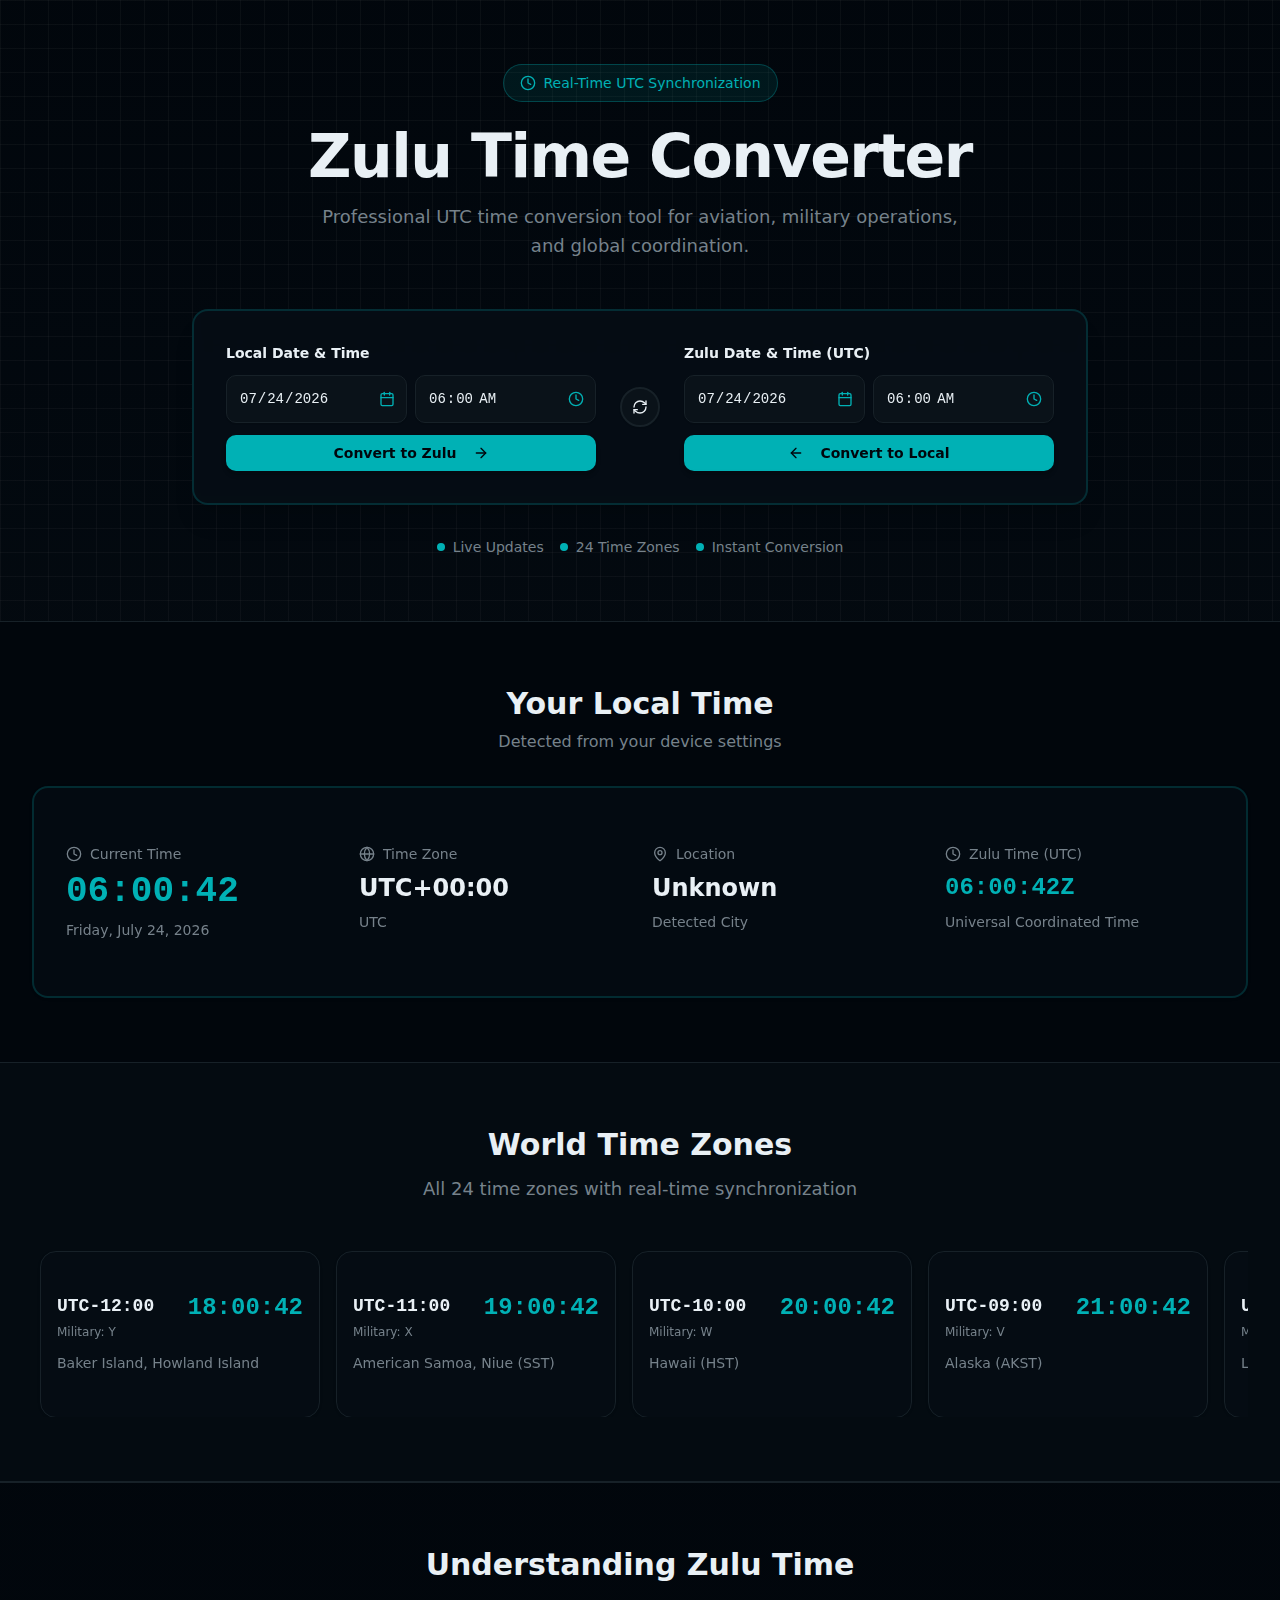
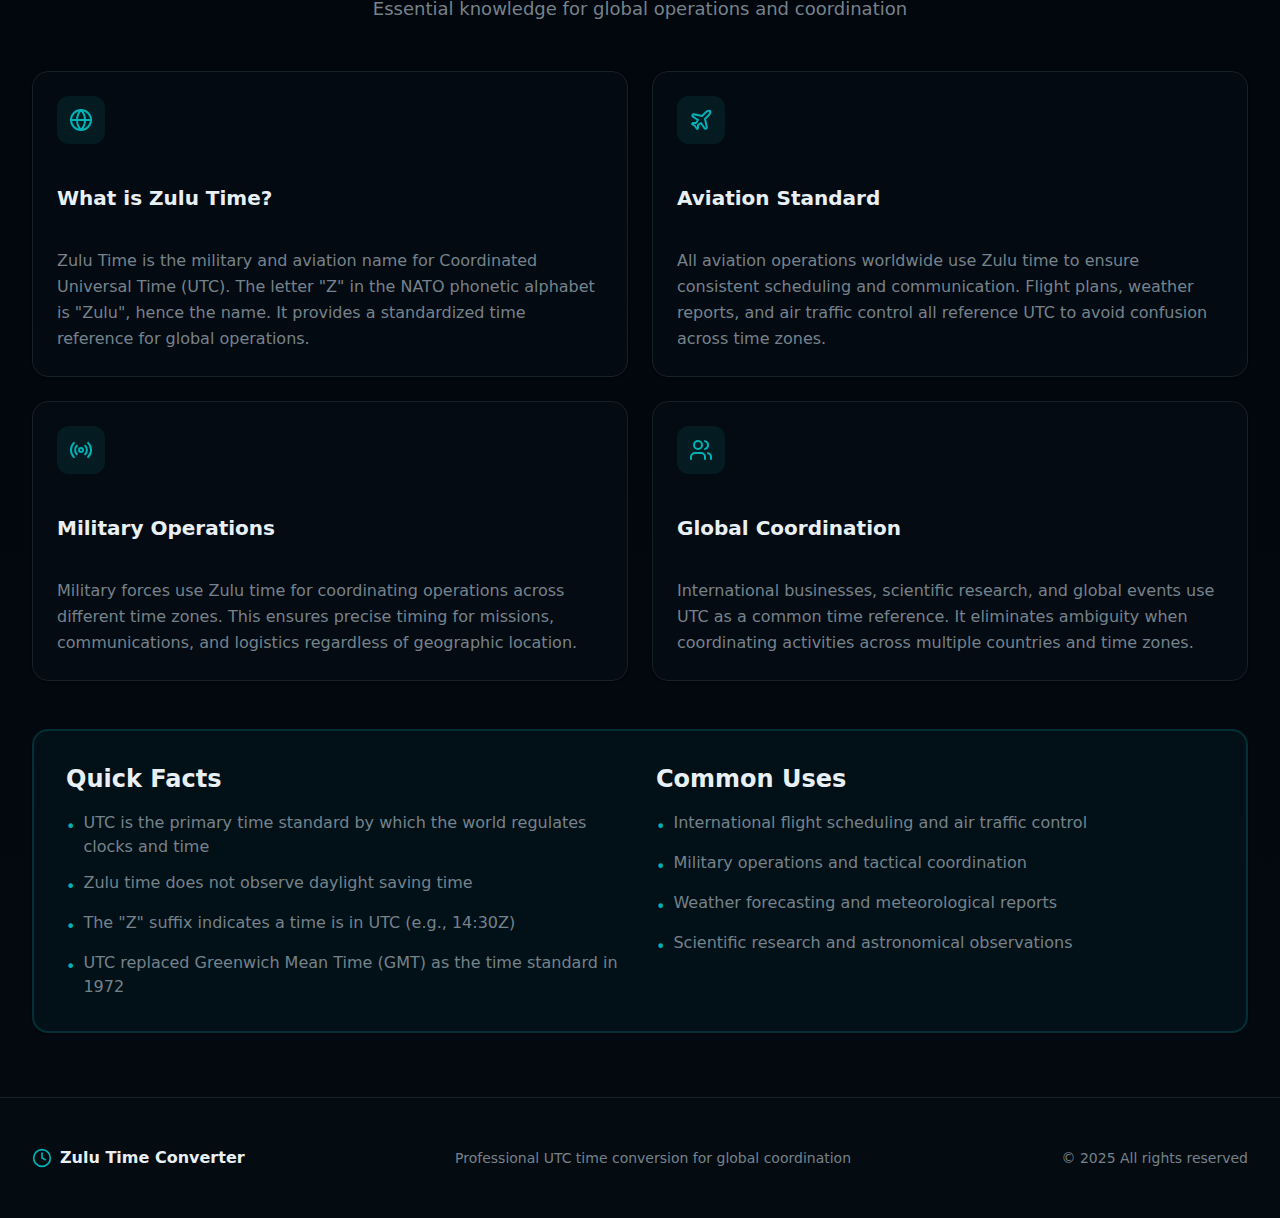
<file: index.html>
<!DOCTYPE html><!--Gjef1TV1c3dyqFs9RnMeO--><html lang="en" class="dark"><head><meta charSet="utf-8"/><meta name="viewport" content="width=device-width, initial-scale=1"/><link rel="stylesheet" href="/zulu-time-converter/_next/static/chunks/9337a35e1afc161e.css" data-precedence="next"/><link rel="preload" as="script" fetchPriority="low" href="/zulu-time-converter/_next/static/chunks/04cf1dfb82622282.js"/><script src="/zulu-time-converter/_next/static/chunks/0a53aac976306270.js" async=""></script><script src="/zulu-time-converter/_next/static/chunks/d5524fa19d9e1c71.js" async=""></script><script src="/zulu-time-converter/_next/static/chunks/turbopack-829e31ad1fafb02d.js" async=""></script><script src="/zulu-time-converter/_next/static/chunks/240461da8f3815e6.js" async=""></script><script src="/zulu-time-converter/_next/static/chunks/42879de7b8087bc9.js" async=""></script><script src="/zulu-time-converter/_next/static/chunks/5fe3e2c40330a19d.js" async=""></script><link rel="preload" href="https://www.googletagmanager.com/gtag/js?id=G-NNZ99H2D8W" as="script"/><title>Zulu Time Converter - UTC Time Zone Converter</title><meta name="description" content="Free Zulu time converter with real-time UTC clock. Convert between local time and Zulu time (UTC) instantly. Professional tool for aviation, military operations, and global coordination. View all 24 time zones with live updates."/><meta name="generator" content="v0.app"/><meta name="keywords" content="zulu time,UTC converter,time zone converter,UTC time,GMT converter,aviation time,military time,world clock,time zone calculator,UTC clock"/><meta name="robots" content="index, follow"/><meta name="googlebot" content="index, follow, max-video-preview:-1, max-image-preview:large, max-snippet:-1"/><meta property="og:title" content="Zulu Time Converter - UTC Time Zone Converter"/><meta property="og:description" content="Free Zulu time converter with real-time UTC clock. Convert between local time and Zulu time (UTC) instantly. Professional tool for aviation, military operations, and global coordination."/><meta property="og:url" content="https://zulutime.com/"/><meta property="og:site_name" content="Zulu Time Converter"/><meta property="og:locale" content="en_US"/><meta property="og:type" content="website"/><meta name="twitter:card" content="summary_large_image"/><meta name="twitter:title" content="Zulu Time Converter - UTC Time Zone Converter"/><meta name="twitter:description" content="Free Zulu time converter with real-time UTC clock. Convert between local time and Zulu time instantly."/><script src="/zulu-time-converter/_next/static/chunks/a6dad97d9634a72d.js" noModule=""></script></head><body class="font-sans antialiased"><div hidden=""><!--$--><!--/$--></div><main class="min-h-screen"><section class="relative overflow-hidden border-b border-border bg-gradient-to-b from-background to-muted/20 px-4 py-16 sm:px-6 lg:px-8"><div class="absolute inset-0 bg-[linear-gradient(to_right,#80808012_1px,transparent_1px),linear-gradient(to_bottom,#80808012_1px,transparent_1px)] bg-[size:24px_24px]"></div><div class="relative mx-auto max-w-7xl"><div class="text-center mb-12"><div class="mb-6 inline-flex items-center gap-2 rounded-full border border-accent/30 bg-accent/10 px-4 py-2 text-sm font-medium text-accent"><svg xmlns="http://www.w3.org/2000/svg" width="24" height="24" viewBox="0 0 24 24" fill="none" stroke="currentColor" stroke-width="2" stroke-linecap="round" stroke-linejoin="round" class="lucide lucide-clock h-4 w-4"><circle cx="12" cy="12" r="10"></circle><polyline points="12 6 12 12 16 14"></polyline></svg><span>Real-Time UTC Synchronization</span></div><h1 class="mb-4 text-balance text-4xl font-bold tracking-tight sm:text-5xl lg:text-6xl">Zulu Time Converter</h1><p class="mx-auto max-w-2xl text-pretty text-base leading-relaxed text-muted-foreground sm:text-lg">Professional UTC time conversion tool for aviation, military operations, and global coordination.</p></div><div class="mx-auto max-w-4xl mb-8"><div data-slot="card" class="text-card-foreground flex flex-col gap-6 rounded-xl border-2 border-accent/20 bg-card/80 backdrop-blur-sm p-6 sm:p-8 shadow-xl"><div class="grid gap-6 md:grid-cols-[1fr_auto_1fr]"><div class="space-y-3"><label data-slot="label" class="flex items-center gap-2 select-none group-data-[disabled=true]:pointer-events-none group-data-[disabled=true]:opacity-50 peer-disabled:cursor-not-allowed peer-disabled:opacity-50 text-sm font-semibold" for="local-time-hero">Local Date &amp; Time</label><div class="flex gap-2"><div class="relative flex-1"><input type="date" class="file:text-foreground placeholder:text-muted-foreground selection:bg-primary selection:text-primary-foreground dark:bg-input/30 border-input h-12 w-full min-w-0 rounded-md border bg-transparent px-3 py-1 pr-10 text-base font-mono shadow-xs transition-[color,box-shadow] outline-none file:inline-flex file:h-7 file:border-0 file:bg-transparent file:text-sm file:font-medium disabled:pointer-events-none disabled:cursor-not-allowed disabled:opacity-50 md:text-sm focus-visible:border-ring focus-visible:ring-ring/50 focus-visible:ring-[3px] aria-invalid:ring-destructive/20 dark:aria-invalid:ring-destructive/40 aria-invalid:border-destructive [&amp;::-webkit-calendar-picker-indicator]:hidden [&amp;::-webkit-calendar-picker-indicator]:appearance-none [&amp;::-webkit-inner-spin-button]:hidden [&amp;::-webkit-inner-spin-button]:appearance-none" placeholder="YYYY-MM-DD" value=""/><button data-slot="popover-trigger" class="inline-flex items-center justify-center gap-2 whitespace-nowrap rounded-md text-sm font-medium transition-all disabled:pointer-events-none disabled:opacity-50 [&amp;_svg]:pointer-events-none [&amp;_svg:not([class*=&#x27;size-&#x27;])]:size-4 shrink-0 [&amp;_svg]:shrink-0 outline-none focus-visible:border-ring focus-visible:ring-ring/50 focus-visible:ring-[3px] aria-invalid:ring-destructive/20 dark:aria-invalid:ring-destructive/40 aria-invalid:border-destructive hover:text-accent-foreground dark:hover:bg-accent/50 size-9 absolute right-1 top-1/2 -translate-y-1/2 h-8 w-8 hover:bg-accent/50 z-10" type="button" aria-haspopup="dialog" aria-expanded="false" aria-controls="radix-_R_cq5bvb_" data-state="closed"><svg xmlns="http://www.w3.org/2000/svg" width="24" height="24" viewBox="0 0 24 24" fill="none" stroke="currentColor" stroke-width="2" stroke-linecap="round" stroke-linejoin="round" class="lucide lucide-calendar h-4 w-4 text-accent"><path d="M8 2v4"></path><path d="M16 2v4"></path><rect width="18" height="18" x="3" y="4" rx="2"></rect><path d="M3 10h18"></path></svg></button></div><div class="relative flex-1"><input type="time" class="file:text-foreground placeholder:text-muted-foreground selection:bg-primary selection:text-primary-foreground dark:bg-input/30 border-input h-12 w-full min-w-0 rounded-md border bg-transparent px-3 py-1 pr-10 text-base font-mono shadow-xs transition-[color,box-shadow] outline-none file:inline-flex file:h-7 file:border-0 file:bg-transparent file:text-sm file:font-medium disabled:pointer-events-none disabled:cursor-not-allowed disabled:opacity-50 md:text-sm focus-visible:border-ring focus-visible:ring-ring/50 focus-visible:ring-[3px] aria-invalid:ring-destructive/20 dark:aria-invalid:ring-destructive/40 aria-invalid:border-destructive [&amp;::-webkit-calendar-picker-indicator]:hidden [&amp;::-webkit-calendar-picker-indicator]:appearance-none [&amp;::-webkit-inner-spin-button]:hidden [&amp;::-webkit-inner-spin-button]:appearance-none" placeholder="HH:MM" value=""/><button data-slot="popover-trigger" class="inline-flex items-center justify-center gap-2 whitespace-nowrap rounded-md text-sm font-medium transition-all disabled:pointer-events-none disabled:opacity-50 [&amp;_svg]:pointer-events-none [&amp;_svg:not([class*=&#x27;size-&#x27;])]:size-4 shrink-0 [&amp;_svg]:shrink-0 outline-none focus-visible:border-ring focus-visible:ring-ring/50 focus-visible:ring-[3px] aria-invalid:ring-destructive/20 dark:aria-invalid:ring-destructive/40 aria-invalid:border-destructive hover:text-accent-foreground dark:hover:bg-accent/50 size-9 absolute right-1 top-1/2 -translate-y-1/2 h-8 w-8 hover:bg-accent/50 z-10" type="button" aria-haspopup="dialog" aria-expanded="false" aria-controls="radix-_R_kq5bvb_" data-state="closed"><svg xmlns="http://www.w3.org/2000/svg" width="24" height="24" viewBox="0 0 24 24" fill="none" stroke="currentColor" stroke-width="2" stroke-linecap="round" stroke-linejoin="round" class="lucide lucide-clock h-4 w-4 text-accent"><circle cx="12" cy="12" r="10"></circle><polyline points="12 6 12 12 16 14"></polyline></svg></button></div></div><button data-slot="button" class="inline-flex items-center justify-center gap-2 whitespace-nowrap rounded-md text-sm disabled:pointer-events-none disabled:opacity-50 [&amp;_svg]:pointer-events-none [&amp;_svg:not([class*=&#x27;size-&#x27;])]:size-4 shrink-0 [&amp;_svg]:shrink-0 outline-none focus-visible:border-ring focus-visible:ring-ring/50 focus-visible:ring-[3px] aria-invalid:ring-destructive/20 dark:aria-invalid:ring-destructive/40 aria-invalid:border-destructive h-9 px-4 py-2 has-[&gt;svg]:px-3 w-full bg-primary hover:bg-primary/90 text-primary-foreground font-semibold shadow-md hover:shadow-lg transition-all">Convert to Zulu<svg xmlns="http://www.w3.org/2000/svg" width="24" height="24" viewBox="0 0 24 24" fill="none" stroke="currentColor" stroke-width="2" stroke-linecap="round" stroke-linejoin="round" class="lucide lucide-arrow-right ml-2 h-4 w-4"><path d="M5 12h14"></path><path d="m12 5 7 7-7 7"></path></svg></button></div><div class="flex items-center justify-center"><button data-slot="button" class="inline-flex items-center justify-center gap-2 whitespace-nowrap text-sm font-medium transition-all disabled:pointer-events-none disabled:opacity-50 [&amp;_svg]:pointer-events-none [&amp;_svg:not([class*=&#x27;size-&#x27;])]:size-4 shrink-0 [&amp;_svg]:shrink-0 outline-none focus-visible:border-ring focus-visible:ring-ring/50 focus-visible:ring-[3px] aria-invalid:ring-destructive/20 dark:aria-invalid:ring-destructive/40 aria-invalid:border-destructive bg-background shadow-xs hover:text-accent-foreground dark:bg-input/30 dark:border-input dark:hover:bg-input/50 size-9 h-10 w-10 rounded-full border-2 hover:bg-accent/50" title="Use current date and time"><svg xmlns="http://www.w3.org/2000/svg" width="24" height="24" viewBox="0 0 24 24" fill="none" stroke="currentColor" stroke-width="2" stroke-linecap="round" stroke-linejoin="round" class="lucide lucide-refresh-cw h-4 w-4"><path d="M3 12a9 9 0 0 1 9-9 9.75 9.75 0 0 1 6.74 2.74L21 8"></path><path d="M21 3v5h-5"></path><path d="M21 12a9 9 0 0 1-9 9 9.75 9.75 0 0 1-6.74-2.74L3 16"></path><path d="M8 16H3v5"></path></svg></button></div><div class="space-y-3"><label data-slot="label" class="flex items-center gap-2 select-none group-data-[disabled=true]:pointer-events-none group-data-[disabled=true]:opacity-50 peer-disabled:cursor-not-allowed peer-disabled:opacity-50 text-sm font-semibold" for="zulu-time-hero">Zulu Date &amp; Time (UTC)</label><div class="flex gap-2"><div class="relative flex-1"><input type="date" class="file:text-foreground placeholder:text-muted-foreground selection:bg-primary selection:text-primary-foreground dark:bg-input/30 border-input h-12 w-full min-w-0 rounded-md border bg-transparent px-3 py-1 pr-10 text-base font-mono shadow-xs transition-[color,box-shadow] outline-none file:inline-flex file:h-7 file:border-0 file:bg-transparent file:text-sm file:font-medium disabled:pointer-events-none disabled:cursor-not-allowed disabled:opacity-50 md:text-sm focus-visible:border-ring focus-visible:ring-ring/50 focus-visible:ring-[3px] aria-invalid:ring-destructive/20 dark:aria-invalid:ring-destructive/40 aria-invalid:border-destructive [&amp;::-webkit-calendar-picker-indicator]:hidden [&amp;::-webkit-calendar-picker-indicator]:appearance-none [&amp;::-webkit-inner-spin-button]:hidden [&amp;::-webkit-inner-spin-button]:appearance-none" placeholder="YYYY-MM-DD" value=""/><button data-slot="popover-trigger" class="inline-flex items-center justify-center gap-2 whitespace-nowrap rounded-md text-sm font-medium transition-all disabled:pointer-events-none disabled:opacity-50 [&amp;_svg]:pointer-events-none [&amp;_svg:not([class*=&#x27;size-&#x27;])]:size-4 shrink-0 [&amp;_svg]:shrink-0 outline-none focus-visible:border-ring focus-visible:ring-ring/50 focus-visible:ring-[3px] aria-invalid:ring-destructive/20 dark:aria-invalid:ring-destructive/40 aria-invalid:border-destructive hover:text-accent-foreground dark:hover:bg-accent/50 size-9 absolute right-1 top-1/2 -translate-y-1/2 h-8 w-8 hover:bg-accent/50 z-10" type="button" aria-haspopup="dialog" aria-expanded="false" aria-controls="radix-_R_dq5bvb_" data-state="closed"><svg xmlns="http://www.w3.org/2000/svg" width="24" height="24" viewBox="0 0 24 24" fill="none" stroke="currentColor" stroke-width="2" stroke-linecap="round" stroke-linejoin="round" class="lucide lucide-calendar h-4 w-4 text-accent"><path d="M8 2v4"></path><path d="M16 2v4"></path><rect width="18" height="18" x="3" y="4" rx="2"></rect><path d="M3 10h18"></path></svg></button></div><div class="relative flex-1"><input type="time" class="file:text-foreground placeholder:text-muted-foreground selection:bg-primary selection:text-primary-foreground dark:bg-input/30 border-input h-12 w-full min-w-0 rounded-md border bg-transparent px-3 py-1 pr-10 text-base font-mono shadow-xs transition-[color,box-shadow] outline-none file:inline-flex file:h-7 file:border-0 file:bg-transparent file:text-sm file:font-medium disabled:pointer-events-none disabled:cursor-not-allowed disabled:opacity-50 md:text-sm focus-visible:border-ring focus-visible:ring-ring/50 focus-visible:ring-[3px] aria-invalid:ring-destructive/20 dark:aria-invalid:ring-destructive/40 aria-invalid:border-destructive [&amp;::-webkit-calendar-picker-indicator]:hidden [&amp;::-webkit-calendar-picker-indicator]:appearance-none [&amp;::-webkit-inner-spin-button]:hidden [&amp;::-webkit-inner-spin-button]:appearance-none" placeholder="HH:MM" value=""/><button data-slot="popover-trigger" class="inline-flex items-center justify-center gap-2 whitespace-nowrap rounded-md text-sm font-medium transition-all disabled:pointer-events-none disabled:opacity-50 [&amp;_svg]:pointer-events-none [&amp;_svg:not([class*=&#x27;size-&#x27;])]:size-4 shrink-0 [&amp;_svg]:shrink-0 outline-none focus-visible:border-ring focus-visible:ring-ring/50 focus-visible:ring-[3px] aria-invalid:ring-destructive/20 dark:aria-invalid:ring-destructive/40 aria-invalid:border-destructive hover:text-accent-foreground dark:hover:bg-accent/50 size-9 absolute right-1 top-1/2 -translate-y-1/2 h-8 w-8 hover:bg-accent/50 z-10" type="button" aria-haspopup="dialog" aria-expanded="false" aria-controls="radix-_R_lq5bvb_" data-state="closed"><svg xmlns="http://www.w3.org/2000/svg" width="24" height="24" viewBox="0 0 24 24" fill="none" stroke="currentColor" stroke-width="2" stroke-linecap="round" stroke-linejoin="round" class="lucide lucide-clock h-4 w-4 text-accent"><circle cx="12" cy="12" r="10"></circle><polyline points="12 6 12 12 16 14"></polyline></svg></button></div></div><button data-slot="button" class="inline-flex items-center justify-center gap-2 whitespace-nowrap rounded-md text-sm disabled:pointer-events-none disabled:opacity-50 [&amp;_svg]:pointer-events-none [&amp;_svg:not([class*=&#x27;size-&#x27;])]:size-4 shrink-0 [&amp;_svg]:shrink-0 outline-none focus-visible:border-ring focus-visible:ring-ring/50 focus-visible:ring-[3px] aria-invalid:ring-destructive/20 dark:aria-invalid:ring-destructive/40 aria-invalid:border-destructive h-9 px-4 py-2 has-[&gt;svg]:px-3 w-full bg-accent hover:bg-accent/90 text-accent-foreground font-semibold shadow-md hover:shadow-lg transition-all border-2 border-accent/50"><svg xmlns="http://www.w3.org/2000/svg" width="24" height="24" viewBox="0 0 24 24" fill="none" stroke="currentColor" stroke-width="2" stroke-linecap="round" stroke-linejoin="round" class="lucide lucide-arrow-left mr-2 h-4 w-4"><path d="m12 19-7-7 7-7"></path><path d="M19 12H5"></path></svg>Convert to Local</button></div></div></div></div><div class="flex flex-wrap items-center justify-center gap-4 text-sm text-muted-foreground"><div class="flex items-center gap-2"><div class="h-2 w-2 rounded-full bg-accent animate-pulse"></div><span>Live Updates</span></div><div class="flex items-center gap-2"><div class="h-2 w-2 rounded-full bg-accent"></div><span>24 Time Zones</span></div><div class="flex items-center gap-2"><div class="h-2 w-2 rounded-full bg-accent"></div><span>Instant Conversion</span></div></div></div></section><section class="px-4 py-16 sm:px-6 lg:px-8"><div class="mx-auto max-w-7xl"><div class="mb-8 text-center"><h2 class="mb-2 text-3xl font-bold">Your Local Time</h2><p class="text-muted-foreground">Detected from your device settings</p></div><div data-slot="card" class="text-card-foreground flex flex-col gap-6 rounded-xl py-6 shadow-sm overflow-hidden border-2 border-accent/20 bg-card/50 backdrop-blur"><div class="grid gap-6 p-8 md:grid-cols-2 lg:grid-cols-4"><div class="space-y-2"><div class="flex items-center gap-2 text-sm font-medium text-muted-foreground"><svg xmlns="http://www.w3.org/2000/svg" width="24" height="24" viewBox="0 0 24 24" fill="none" stroke="currentColor" stroke-width="2" stroke-linecap="round" stroke-linejoin="round" class="lucide lucide-clock h-4 w-4"><circle cx="12" cy="12" r="10"></circle><polyline points="12 6 12 12 16 14"></polyline></svg><span>Current Time</span></div><div class="font-mono text-4xl font-bold text-accent">--:--:--</div><div class="text-sm text-muted-foreground"></div></div><div class="space-y-2"><div class="flex items-center gap-2 text-sm font-medium text-muted-foreground"><svg xmlns="http://www.w3.org/2000/svg" width="24" height="24" viewBox="0 0 24 24" fill="none" stroke="currentColor" stroke-width="2" stroke-linecap="round" stroke-linejoin="round" class="lucide lucide-globe h-4 w-4"><circle cx="12" cy="12" r="10"></circle><path d="M12 2a14.5 14.5 0 0 0 0 20 14.5 14.5 0 0 0 0-20"></path><path d="M2 12h20"></path></svg><span>Time Zone</span></div><div class="text-2xl font-bold"></div><div class="text-sm text-muted-foreground"></div></div><div class="space-y-2"><div class="flex items-center gap-2 text-sm font-medium text-muted-foreground"><svg xmlns="http://www.w3.org/2000/svg" width="24" height="24" viewBox="0 0 24 24" fill="none" stroke="currentColor" stroke-width="2" stroke-linecap="round" stroke-linejoin="round" class="lucide lucide-map-pin h-4 w-4"><path d="M20 10c0 4.993-5.539 10.193-7.399 11.799a1 1 0 0 1-1.202 0C9.539 20.193 4 14.993 4 10a8 8 0 0 1 16 0"></path><circle cx="12" cy="10" r="3"></circle></svg><span>Location</span></div><div class="text-2xl font-bold">Unknown</div><div class="text-sm text-muted-foreground">Detected City</div></div><div class="space-y-2"><div class="flex items-center gap-2 text-sm font-medium text-muted-foreground"><svg xmlns="http://www.w3.org/2000/svg" width="24" height="24" viewBox="0 0 24 24" fill="none" stroke="currentColor" stroke-width="2" stroke-linecap="round" stroke-linejoin="round" class="lucide lucide-clock h-4 w-4"><circle cx="12" cy="12" r="10"></circle><polyline points="12 6 12 12 16 14"></polyline></svg><span>Zulu Time (UTC)</span></div><div class="font-mono text-2xl font-bold text-accent">--:--:--Z</div><div class="text-sm text-muted-foreground">Universal Coordinated Time</div></div></div></div></div></section><section class="border-y border-border bg-muted/30 px-4 py-16 sm:px-6 lg:px-8"><div class="mx-auto max-w-7xl"><div class="mb-12 text-center"><h2 class="mb-3 text-3xl font-bold">World Time Zones</h2><p class="text-lg text-muted-foreground">All 24 time zones with real-time synchronization</p></div><div class="relative w-full overflow-hidden"><div class="marquee-container"><div class="marquee-content"><div data-slot="card" class="text-card-foreground flex flex-col gap-6 rounded-xl py-6 shadow-sm group relative mx-2 flex-shrink-0 w-[280px] transition-all hover:scale-105 hover:border-accent hover:shadow-lg border border-border bg-card/50"><div class="p-4"><div class="mb-3 flex items-start justify-between"><div><div class="mb-1 flex items-center gap-2"><h3 class="font-mono text-lg font-bold">UTC-12:00</h3></div><p class="text-xs text-muted-foreground">Military: <!-- -->Y</p></div><div class="font-mono text-2xl font-bold text-accent">--:--:--</div></div><p class="text-sm leading-relaxed text-muted-foreground">Baker Island, Howland Island</p></div><div class="absolute inset-x-0 bottom-0 h-1 bg-gradient-to-r from-accent/0 via-accent to-accent/0 opacity-0 transition-opacity group-hover:opacity-100"></div></div><div data-slot="card" class="text-card-foreground flex flex-col gap-6 rounded-xl py-6 shadow-sm group relative mx-2 flex-shrink-0 w-[280px] transition-all hover:scale-105 hover:border-accent hover:shadow-lg border border-border bg-card/50"><div class="p-4"><div class="mb-3 flex items-start justify-between"><div><div class="mb-1 flex items-center gap-2"><h3 class="font-mono text-lg font-bold">UTC-11:00</h3></div><p class="text-xs text-muted-foreground">Military: <!-- -->X</p></div><div class="font-mono text-2xl font-bold text-accent">--:--:--</div></div><p class="text-sm leading-relaxed text-muted-foreground">American Samoa, Niue (SST)</p></div><div class="absolute inset-x-0 bottom-0 h-1 bg-gradient-to-r from-accent/0 via-accent to-accent/0 opacity-0 transition-opacity group-hover:opacity-100"></div></div><div data-slot="card" class="text-card-foreground flex flex-col gap-6 rounded-xl py-6 shadow-sm group relative mx-2 flex-shrink-0 w-[280px] transition-all hover:scale-105 hover:border-accent hover:shadow-lg border border-border bg-card/50"><div class="p-4"><div class="mb-3 flex items-start justify-between"><div><div class="mb-1 flex items-center gap-2"><h3 class="font-mono text-lg font-bold">UTC-10:00</h3></div><p class="text-xs text-muted-foreground">Military: <!-- -->W</p></div><div class="font-mono text-2xl font-bold text-accent">--:--:--</div></div><p class="text-sm leading-relaxed text-muted-foreground">Hawaii (HST)</p></div><div class="absolute inset-x-0 bottom-0 h-1 bg-gradient-to-r from-accent/0 via-accent to-accent/0 opacity-0 transition-opacity group-hover:opacity-100"></div></div><div data-slot="card" class="text-card-foreground flex flex-col gap-6 rounded-xl py-6 shadow-sm group relative mx-2 flex-shrink-0 w-[280px] transition-all hover:scale-105 hover:border-accent hover:shadow-lg border border-border bg-card/50"><div class="p-4"><div class="mb-3 flex items-start justify-between"><div><div class="mb-1 flex items-center gap-2"><h3 class="font-mono text-lg font-bold">UTC-09:00</h3></div><p class="text-xs text-muted-foreground">Military: <!-- -->V</p></div><div class="font-mono text-2xl font-bold text-accent">--:--:--</div></div><p class="text-sm leading-relaxed text-muted-foreground">Alaska (AKST)</p></div><div class="absolute inset-x-0 bottom-0 h-1 bg-gradient-to-r from-accent/0 via-accent to-accent/0 opacity-0 transition-opacity group-hover:opacity-100"></div></div><div data-slot="card" class="text-card-foreground flex flex-col gap-6 rounded-xl py-6 shadow-sm group relative mx-2 flex-shrink-0 w-[280px] transition-all hover:scale-105 hover:border-accent hover:shadow-lg border border-border bg-card/50"><div class="p-4"><div class="mb-3 flex items-start justify-between"><div><div class="mb-1 flex items-center gap-2"><h3 class="font-mono text-lg font-bold">UTC-08:00</h3></div><p class="text-xs text-muted-foreground">Military: <!-- -->U</p></div><div class="font-mono text-2xl font-bold text-accent">--:--:--</div></div><p class="text-sm leading-relaxed text-muted-foreground">Los Angeles, Vancouver (PST)</p></div><div class="absolute inset-x-0 bottom-0 h-1 bg-gradient-to-r from-accent/0 via-accent to-accent/0 opacity-0 transition-opacity group-hover:opacity-100"></div></div><div data-slot="card" class="text-card-foreground flex flex-col gap-6 rounded-xl py-6 shadow-sm group relative mx-2 flex-shrink-0 w-[280px] transition-all hover:scale-105 hover:border-accent hover:shadow-lg border border-border bg-card/50"><div class="p-4"><div class="mb-3 flex items-start justify-between"><div><div class="mb-1 flex items-center gap-2"><h3 class="font-mono text-lg font-bold">UTC-07:00</h3></div><p class="text-xs text-muted-foreground">Military: <!-- -->T</p></div><div class="font-mono text-2xl font-bold text-accent">--:--:--</div></div><p class="text-sm leading-relaxed text-muted-foreground">Denver, Phoenix (MST)</p></div><div class="absolute inset-x-0 bottom-0 h-1 bg-gradient-to-r from-accent/0 via-accent to-accent/0 opacity-0 transition-opacity group-hover:opacity-100"></div></div><div data-slot="card" class="text-card-foreground flex flex-col gap-6 rounded-xl py-6 shadow-sm group relative mx-2 flex-shrink-0 w-[280px] transition-all hover:scale-105 hover:border-accent hover:shadow-lg border border-border bg-card/50"><div class="p-4"><div class="mb-3 flex items-start justify-between"><div><div class="mb-1 flex items-center gap-2"><h3 class="font-mono text-lg font-bold">UTC-06:00</h3></div><p class="text-xs text-muted-foreground">Military: <!-- -->S</p></div><div class="font-mono text-2xl font-bold text-accent">--:--:--</div></div><p class="text-sm leading-relaxed text-muted-foreground">Chicago, Mexico City (CST)</p></div><div class="absolute inset-x-0 bottom-0 h-1 bg-gradient-to-r from-accent/0 via-accent to-accent/0 opacity-0 transition-opacity group-hover:opacity-100"></div></div><div data-slot="card" class="text-card-foreground flex flex-col gap-6 rounded-xl py-6 shadow-sm group relative mx-2 flex-shrink-0 w-[280px] transition-all hover:scale-105 hover:border-accent hover:shadow-lg border border-border bg-card/50"><div class="p-4"><div class="mb-3 flex items-start justify-between"><div><div class="mb-1 flex items-center gap-2"><h3 class="font-mono text-lg font-bold">UTC-05:00</h3></div><p class="text-xs text-muted-foreground">Military: <!-- -->R</p></div><div class="font-mono text-2xl font-bold text-accent">--:--:--</div></div><p class="text-sm leading-relaxed text-muted-foreground">New York, Toronto (EST)</p></div><div class="absolute inset-x-0 bottom-0 h-1 bg-gradient-to-r from-accent/0 via-accent to-accent/0 opacity-0 transition-opacity group-hover:opacity-100"></div></div><div data-slot="card" class="text-card-foreground flex flex-col gap-6 rounded-xl py-6 shadow-sm group relative mx-2 flex-shrink-0 w-[280px] transition-all hover:scale-105 hover:border-accent hover:shadow-lg border border-border bg-card/50"><div class="p-4"><div class="mb-3 flex items-start justify-between"><div><div class="mb-1 flex items-center gap-2"><h3 class="font-mono text-lg font-bold">UTC-04:00</h3></div><p class="text-xs text-muted-foreground">Military: <!-- -->Q</p></div><div class="font-mono text-2xl font-bold text-accent">--:--:--</div></div><p class="text-sm leading-relaxed text-muted-foreground">Santiago, Halifax (AST)</p></div><div class="absolute inset-x-0 bottom-0 h-1 bg-gradient-to-r from-accent/0 via-accent to-accent/0 opacity-0 transition-opacity group-hover:opacity-100"></div></div><div data-slot="card" class="text-card-foreground flex flex-col gap-6 rounded-xl py-6 shadow-sm group relative mx-2 flex-shrink-0 w-[280px] transition-all hover:scale-105 hover:border-accent hover:shadow-lg border border-border bg-card/50"><div class="p-4"><div class="mb-3 flex items-start justify-between"><div><div class="mb-1 flex items-center gap-2"><h3 class="font-mono text-lg font-bold">UTC-03:00</h3></div><p class="text-xs text-muted-foreground">Military: <!-- -->P</p></div><div class="font-mono text-2xl font-bold text-accent">--:--:--</div></div><p class="text-sm leading-relaxed text-muted-foreground">Buenos Aires, São Paulo</p></div><div class="absolute inset-x-0 bottom-0 h-1 bg-gradient-to-r from-accent/0 via-accent to-accent/0 opacity-0 transition-opacity group-hover:opacity-100"></div></div><div data-slot="card" class="text-card-foreground flex flex-col gap-6 rounded-xl py-6 shadow-sm group relative mx-2 flex-shrink-0 w-[280px] transition-all hover:scale-105 hover:border-accent hover:shadow-lg border border-border bg-card/50"><div class="p-4"><div class="mb-3 flex items-start justify-between"><div><div class="mb-1 flex items-center gap-2"><h3 class="font-mono text-lg font-bold">UTC-02:00</h3></div><p class="text-xs text-muted-foreground">Military: <!-- -->O</p></div><div class="font-mono text-2xl font-bold text-accent">--:--:--</div></div><p class="text-sm leading-relaxed text-muted-foreground">South Georgia</p></div><div class="absolute inset-x-0 bottom-0 h-1 bg-gradient-to-r from-accent/0 via-accent to-accent/0 opacity-0 transition-opacity group-hover:opacity-100"></div></div><div data-slot="card" class="text-card-foreground flex flex-col gap-6 rounded-xl py-6 shadow-sm group relative mx-2 flex-shrink-0 w-[280px] transition-all hover:scale-105 hover:border-accent hover:shadow-lg border border-border bg-card/50"><div class="p-4"><div class="mb-3 flex items-start justify-between"><div><div class="mb-1 flex items-center gap-2"><h3 class="font-mono text-lg font-bold">UTC-01:00</h3></div><p class="text-xs text-muted-foreground">Military: <!-- -->N</p></div><div class="font-mono text-2xl font-bold text-accent">--:--:--</div></div><p class="text-sm leading-relaxed text-muted-foreground">Azores, Cape Verde</p></div><div class="absolute inset-x-0 bottom-0 h-1 bg-gradient-to-r from-accent/0 via-accent to-accent/0 opacity-0 transition-opacity group-hover:opacity-100"></div></div><div data-slot="card" class="text-card-foreground flex flex-col gap-6 rounded-xl py-6 shadow-sm group relative mx-2 flex-shrink-0 w-[280px] transition-all hover:scale-105 hover:border-accent hover:shadow-lg border border-border bg-card/50"><div class="p-4"><div class="mb-3 flex items-start justify-between"><div><div class="mb-1 flex items-center gap-2"><h3 class="font-mono text-lg font-bold">UTC±00:00</h3></div><p class="text-xs text-muted-foreground">Military: <!-- -->Z</p></div><div class="font-mono text-2xl font-bold text-accent">--:--:--</div></div><p class="text-sm leading-relaxed text-muted-foreground">London, Lisbon (GMT/UTC)</p></div><div class="absolute inset-x-0 bottom-0 h-1 bg-gradient-to-r from-accent/0 via-accent to-accent/0 opacity-0 transition-opacity group-hover:opacity-100"></div></div><div data-slot="card" class="text-card-foreground flex flex-col gap-6 rounded-xl py-6 shadow-sm group relative mx-2 flex-shrink-0 w-[280px] transition-all hover:scale-105 hover:border-accent hover:shadow-lg border border-border bg-card/50"><div class="p-4"><div class="mb-3 flex items-start justify-between"><div><div class="mb-1 flex items-center gap-2"><h3 class="font-mono text-lg font-bold">UTC+01:00</h3></div><p class="text-xs text-muted-foreground">Military: <!-- -->A</p></div><div class="font-mono text-2xl font-bold text-accent">--:--:--</div></div><p class="text-sm leading-relaxed text-muted-foreground">Paris, Berlin, Rome (CET)</p></div><div class="absolute inset-x-0 bottom-0 h-1 bg-gradient-to-r from-accent/0 via-accent to-accent/0 opacity-0 transition-opacity group-hover:opacity-100"></div></div><div data-slot="card" class="text-card-foreground flex flex-col gap-6 rounded-xl py-6 shadow-sm group relative mx-2 flex-shrink-0 w-[280px] transition-all hover:scale-105 hover:border-accent hover:shadow-lg border border-border bg-card/50"><div class="p-4"><div class="mb-3 flex items-start justify-between"><div><div class="mb-1 flex items-center gap-2"><h3 class="font-mono text-lg font-bold">UTC+02:00</h3></div><p class="text-xs text-muted-foreground">Military: <!-- -->B</p></div><div class="font-mono text-2xl font-bold text-accent">--:--:--</div></div><p class="text-sm leading-relaxed text-muted-foreground">Cairo, Athens, Helsinki (EET)</p></div><div class="absolute inset-x-0 bottom-0 h-1 bg-gradient-to-r from-accent/0 via-accent to-accent/0 opacity-0 transition-opacity group-hover:opacity-100"></div></div><div data-slot="card" class="text-card-foreground flex flex-col gap-6 rounded-xl py-6 shadow-sm group relative mx-2 flex-shrink-0 w-[280px] transition-all hover:scale-105 hover:border-accent hover:shadow-lg border border-border bg-card/50"><div class="p-4"><div class="mb-3 flex items-start justify-between"><div><div class="mb-1 flex items-center gap-2"><h3 class="font-mono text-lg font-bold">UTC+03:00</h3></div><p class="text-xs text-muted-foreground">Military: <!-- -->C</p></div><div class="font-mono text-2xl font-bold text-accent">--:--:--</div></div><p class="text-sm leading-relaxed text-muted-foreground">Moscow, Istanbul, Nairobi</p></div><div class="absolute inset-x-0 bottom-0 h-1 bg-gradient-to-r from-accent/0 via-accent to-accent/0 opacity-0 transition-opacity group-hover:opacity-100"></div></div><div data-slot="card" class="text-card-foreground flex flex-col gap-6 rounded-xl py-6 shadow-sm group relative mx-2 flex-shrink-0 w-[280px] transition-all hover:scale-105 hover:border-accent hover:shadow-lg border border-border bg-card/50"><div class="p-4"><div class="mb-3 flex items-start justify-between"><div><div class="mb-1 flex items-center gap-2"><h3 class="font-mono text-lg font-bold">UTC+04:00</h3></div><p class="text-xs text-muted-foreground">Military: <!-- -->D</p></div><div class="font-mono text-2xl font-bold text-accent">--:--:--</div></div><p class="text-sm leading-relaxed text-muted-foreground">Dubai, Baku (GST)</p></div><div class="absolute inset-x-0 bottom-0 h-1 bg-gradient-to-r from-accent/0 via-accent to-accent/0 opacity-0 transition-opacity group-hover:opacity-100"></div></div><div data-slot="card" class="text-card-foreground flex flex-col gap-6 rounded-xl py-6 shadow-sm group relative mx-2 flex-shrink-0 w-[280px] transition-all hover:scale-105 hover:border-accent hover:shadow-lg border border-border bg-card/50"><div class="p-4"><div class="mb-3 flex items-start justify-between"><div><div class="mb-1 flex items-center gap-2"><h3 class="font-mono text-lg font-bold">UTC+05:00</h3></div><p class="text-xs text-muted-foreground">Military: <!-- -->E</p></div><div class="font-mono text-2xl font-bold text-accent">--:--:--</div></div><p class="text-sm leading-relaxed text-muted-foreground">Karachi, Tashkent</p></div><div class="absolute inset-x-0 bottom-0 h-1 bg-gradient-to-r from-accent/0 via-accent to-accent/0 opacity-0 transition-opacity group-hover:opacity-100"></div></div><div data-slot="card" class="text-card-foreground flex flex-col gap-6 rounded-xl py-6 shadow-sm group relative mx-2 flex-shrink-0 w-[280px] transition-all hover:scale-105 hover:border-accent hover:shadow-lg border border-border bg-card/50"><div class="p-4"><div class="mb-3 flex items-start justify-between"><div><div class="mb-1 flex items-center gap-2"><h3 class="font-mono text-lg font-bold">UTC+06:00</h3></div><p class="text-xs text-muted-foreground">Military: <!-- -->F</p></div><div class="font-mono text-2xl font-bold text-accent">--:--:--</div></div><p class="text-sm leading-relaxed text-muted-foreground">Dhaka, Almaty</p></div><div class="absolute inset-x-0 bottom-0 h-1 bg-gradient-to-r from-accent/0 via-accent to-accent/0 opacity-0 transition-opacity group-hover:opacity-100"></div></div><div data-slot="card" class="text-card-foreground flex flex-col gap-6 rounded-xl py-6 shadow-sm group relative mx-2 flex-shrink-0 w-[280px] transition-all hover:scale-105 hover:border-accent hover:shadow-lg border border-border bg-card/50"><div class="p-4"><div class="mb-3 flex items-start justify-between"><div><div class="mb-1 flex items-center gap-2"><h3 class="font-mono text-lg font-bold">UTC+07:00</h3></div><p class="text-xs text-muted-foreground">Military: <!-- -->G</p></div><div class="font-mono text-2xl font-bold text-accent">--:--:--</div></div><p class="text-sm leading-relaxed text-muted-foreground">Bangkok, Jakarta</p></div><div class="absolute inset-x-0 bottom-0 h-1 bg-gradient-to-r from-accent/0 via-accent to-accent/0 opacity-0 transition-opacity group-hover:opacity-100"></div></div><div data-slot="card" class="text-card-foreground flex flex-col gap-6 rounded-xl py-6 shadow-sm group relative mx-2 flex-shrink-0 w-[280px] transition-all hover:scale-105 hover:border-accent hover:shadow-lg border border-border bg-card/50"><div class="p-4"><div class="mb-3 flex items-start justify-between"><div><div class="mb-1 flex items-center gap-2"><h3 class="font-mono text-lg font-bold">UTC+08:00</h3></div><p class="text-xs text-muted-foreground">Military: <!-- -->H</p></div><div class="font-mono text-2xl font-bold text-accent">--:--:--</div></div><p class="text-sm leading-relaxed text-muted-foreground">Beijing, Singapore, Perth</p></div><div class="absolute inset-x-0 bottom-0 h-1 bg-gradient-to-r from-accent/0 via-accent to-accent/0 opacity-0 transition-opacity group-hover:opacity-100"></div></div><div data-slot="card" class="text-card-foreground flex flex-col gap-6 rounded-xl py-6 shadow-sm group relative mx-2 flex-shrink-0 w-[280px] transition-all hover:scale-105 hover:border-accent hover:shadow-lg border border-border bg-card/50"><div class="p-4"><div class="mb-3 flex items-start justify-between"><div><div class="mb-1 flex items-center gap-2"><h3 class="font-mono text-lg font-bold">UTC+09:00</h3></div><p class="text-xs text-muted-foreground">Military: <!-- -->I</p></div><div class="font-mono text-2xl font-bold text-accent">--:--:--</div></div><p class="text-sm leading-relaxed text-muted-foreground">Tokyo, Seoul (JST)</p></div><div class="absolute inset-x-0 bottom-0 h-1 bg-gradient-to-r from-accent/0 via-accent to-accent/0 opacity-0 transition-opacity group-hover:opacity-100"></div></div><div data-slot="card" class="text-card-foreground flex flex-col gap-6 rounded-xl py-6 shadow-sm group relative mx-2 flex-shrink-0 w-[280px] transition-all hover:scale-105 hover:border-accent hover:shadow-lg border border-border bg-card/50"><div class="p-4"><div class="mb-3 flex items-start justify-between"><div><div class="mb-1 flex items-center gap-2"><h3 class="font-mono text-lg font-bold">UTC+10:00</h3></div><p class="text-xs text-muted-foreground">Military: <!-- -->K</p></div><div class="font-mono text-2xl font-bold text-accent">--:--:--</div></div><p class="text-sm leading-relaxed text-muted-foreground">Sydney, Melbourne (AEST)</p></div><div class="absolute inset-x-0 bottom-0 h-1 bg-gradient-to-r from-accent/0 via-accent to-accent/0 opacity-0 transition-opacity group-hover:opacity-100"></div></div><div data-slot="card" class="text-card-foreground flex flex-col gap-6 rounded-xl py-6 shadow-sm group relative mx-2 flex-shrink-0 w-[280px] transition-all hover:scale-105 hover:border-accent hover:shadow-lg border border-border bg-card/50"><div class="p-4"><div class="mb-3 flex items-start justify-between"><div><div class="mb-1 flex items-center gap-2"><h3 class="font-mono text-lg font-bold">UTC+11:00</h3></div><p class="text-xs text-muted-foreground">Military: <!-- -->L</p></div><div class="font-mono text-2xl font-bold text-accent">--:--:--</div></div><p class="text-sm leading-relaxed text-muted-foreground">Solomon Islands, New Caledonia</p></div><div class="absolute inset-x-0 bottom-0 h-1 bg-gradient-to-r from-accent/0 via-accent to-accent/0 opacity-0 transition-opacity group-hover:opacity-100"></div></div><div data-slot="card" class="text-card-foreground flex flex-col gap-6 rounded-xl py-6 shadow-sm group relative mx-2 flex-shrink-0 w-[280px] transition-all hover:scale-105 hover:border-accent hover:shadow-lg border border-border bg-card/50"><div class="p-4"><div class="mb-3 flex items-start justify-between"><div><div class="mb-1 flex items-center gap-2"><h3 class="font-mono text-lg font-bold">UTC+12:00</h3></div><p class="text-xs text-muted-foreground">Military: <!-- -->M</p></div><div class="font-mono text-2xl font-bold text-accent">--:--:--</div></div><p class="text-sm leading-relaxed text-muted-foreground">Auckland, Fiji</p></div><div class="absolute inset-x-0 bottom-0 h-1 bg-gradient-to-r from-accent/0 via-accent to-accent/0 opacity-0 transition-opacity group-hover:opacity-100"></div></div><div data-slot="card" class="text-card-foreground flex flex-col gap-6 rounded-xl py-6 shadow-sm group relative mx-2 flex-shrink-0 w-[280px] transition-all hover:scale-105 hover:border-accent hover:shadow-lg border border-border bg-card/50"><div class="p-4"><div class="mb-3 flex items-start justify-between"><div><div class="mb-1 flex items-center gap-2"><h3 class="font-mono text-lg font-bold">UTC-12:00</h3></div><p class="text-xs text-muted-foreground">Military: <!-- -->Y</p></div><div class="font-mono text-2xl font-bold text-accent">--:--:--</div></div><p class="text-sm leading-relaxed text-muted-foreground">Baker Island, Howland Island</p></div><div class="absolute inset-x-0 bottom-0 h-1 bg-gradient-to-r from-accent/0 via-accent to-accent/0 opacity-0 transition-opacity group-hover:opacity-100"></div></div><div data-slot="card" class="text-card-foreground flex flex-col gap-6 rounded-xl py-6 shadow-sm group relative mx-2 flex-shrink-0 w-[280px] transition-all hover:scale-105 hover:border-accent hover:shadow-lg border border-border bg-card/50"><div class="p-4"><div class="mb-3 flex items-start justify-between"><div><div class="mb-1 flex items-center gap-2"><h3 class="font-mono text-lg font-bold">UTC-11:00</h3></div><p class="text-xs text-muted-foreground">Military: <!-- -->X</p></div><div class="font-mono text-2xl font-bold text-accent">--:--:--</div></div><p class="text-sm leading-relaxed text-muted-foreground">American Samoa, Niue (SST)</p></div><div class="absolute inset-x-0 bottom-0 h-1 bg-gradient-to-r from-accent/0 via-accent to-accent/0 opacity-0 transition-opacity group-hover:opacity-100"></div></div><div data-slot="card" class="text-card-foreground flex flex-col gap-6 rounded-xl py-6 shadow-sm group relative mx-2 flex-shrink-0 w-[280px] transition-all hover:scale-105 hover:border-accent hover:shadow-lg border border-border bg-card/50"><div class="p-4"><div class="mb-3 flex items-start justify-between"><div><div class="mb-1 flex items-center gap-2"><h3 class="font-mono text-lg font-bold">UTC-10:00</h3></div><p class="text-xs text-muted-foreground">Military: <!-- -->W</p></div><div class="font-mono text-2xl font-bold text-accent">--:--:--</div></div><p class="text-sm leading-relaxed text-muted-foreground">Hawaii (HST)</p></div><div class="absolute inset-x-0 bottom-0 h-1 bg-gradient-to-r from-accent/0 via-accent to-accent/0 opacity-0 transition-opacity group-hover:opacity-100"></div></div><div data-slot="card" class="text-card-foreground flex flex-col gap-6 rounded-xl py-6 shadow-sm group relative mx-2 flex-shrink-0 w-[280px] transition-all hover:scale-105 hover:border-accent hover:shadow-lg border border-border bg-card/50"><div class="p-4"><div class="mb-3 flex items-start justify-between"><div><div class="mb-1 flex items-center gap-2"><h3 class="font-mono text-lg font-bold">UTC-09:00</h3></div><p class="text-xs text-muted-foreground">Military: <!-- -->V</p></div><div class="font-mono text-2xl font-bold text-accent">--:--:--</div></div><p class="text-sm leading-relaxed text-muted-foreground">Alaska (AKST)</p></div><div class="absolute inset-x-0 bottom-0 h-1 bg-gradient-to-r from-accent/0 via-accent to-accent/0 opacity-0 transition-opacity group-hover:opacity-100"></div></div><div data-slot="card" class="text-card-foreground flex flex-col gap-6 rounded-xl py-6 shadow-sm group relative mx-2 flex-shrink-0 w-[280px] transition-all hover:scale-105 hover:border-accent hover:shadow-lg border border-border bg-card/50"><div class="p-4"><div class="mb-3 flex items-start justify-between"><div><div class="mb-1 flex items-center gap-2"><h3 class="font-mono text-lg font-bold">UTC-08:00</h3></div><p class="text-xs text-muted-foreground">Military: <!-- -->U</p></div><div class="font-mono text-2xl font-bold text-accent">--:--:--</div></div><p class="text-sm leading-relaxed text-muted-foreground">Los Angeles, Vancouver (PST)</p></div><div class="absolute inset-x-0 bottom-0 h-1 bg-gradient-to-r from-accent/0 via-accent to-accent/0 opacity-0 transition-opacity group-hover:opacity-100"></div></div><div data-slot="card" class="text-card-foreground flex flex-col gap-6 rounded-xl py-6 shadow-sm group relative mx-2 flex-shrink-0 w-[280px] transition-all hover:scale-105 hover:border-accent hover:shadow-lg border border-border bg-card/50"><div class="p-4"><div class="mb-3 flex items-start justify-between"><div><div class="mb-1 flex items-center gap-2"><h3 class="font-mono text-lg font-bold">UTC-07:00</h3></div><p class="text-xs text-muted-foreground">Military: <!-- -->T</p></div><div class="font-mono text-2xl font-bold text-accent">--:--:--</div></div><p class="text-sm leading-relaxed text-muted-foreground">Denver, Phoenix (MST)</p></div><div class="absolute inset-x-0 bottom-0 h-1 bg-gradient-to-r from-accent/0 via-accent to-accent/0 opacity-0 transition-opacity group-hover:opacity-100"></div></div><div data-slot="card" class="text-card-foreground flex flex-col gap-6 rounded-xl py-6 shadow-sm group relative mx-2 flex-shrink-0 w-[280px] transition-all hover:scale-105 hover:border-accent hover:shadow-lg border border-border bg-card/50"><div class="p-4"><div class="mb-3 flex items-start justify-between"><div><div class="mb-1 flex items-center gap-2"><h3 class="font-mono text-lg font-bold">UTC-06:00</h3></div><p class="text-xs text-muted-foreground">Military: <!-- -->S</p></div><div class="font-mono text-2xl font-bold text-accent">--:--:--</div></div><p class="text-sm leading-relaxed text-muted-foreground">Chicago, Mexico City (CST)</p></div><div class="absolute inset-x-0 bottom-0 h-1 bg-gradient-to-r from-accent/0 via-accent to-accent/0 opacity-0 transition-opacity group-hover:opacity-100"></div></div><div data-slot="card" class="text-card-foreground flex flex-col gap-6 rounded-xl py-6 shadow-sm group relative mx-2 flex-shrink-0 w-[280px] transition-all hover:scale-105 hover:border-accent hover:shadow-lg border border-border bg-card/50"><div class="p-4"><div class="mb-3 flex items-start justify-between"><div><div class="mb-1 flex items-center gap-2"><h3 class="font-mono text-lg font-bold">UTC-05:00</h3></div><p class="text-xs text-muted-foreground">Military: <!-- -->R</p></div><div class="font-mono text-2xl font-bold text-accent">--:--:--</div></div><p class="text-sm leading-relaxed text-muted-foreground">New York, Toronto (EST)</p></div><div class="absolute inset-x-0 bottom-0 h-1 bg-gradient-to-r from-accent/0 via-accent to-accent/0 opacity-0 transition-opacity group-hover:opacity-100"></div></div><div data-slot="card" class="text-card-foreground flex flex-col gap-6 rounded-xl py-6 shadow-sm group relative mx-2 flex-shrink-0 w-[280px] transition-all hover:scale-105 hover:border-accent hover:shadow-lg border border-border bg-card/50"><div class="p-4"><div class="mb-3 flex items-start justify-between"><div><div class="mb-1 flex items-center gap-2"><h3 class="font-mono text-lg font-bold">UTC-04:00</h3></div><p class="text-xs text-muted-foreground">Military: <!-- -->Q</p></div><div class="font-mono text-2xl font-bold text-accent">--:--:--</div></div><p class="text-sm leading-relaxed text-muted-foreground">Santiago, Halifax (AST)</p></div><div class="absolute inset-x-0 bottom-0 h-1 bg-gradient-to-r from-accent/0 via-accent to-accent/0 opacity-0 transition-opacity group-hover:opacity-100"></div></div><div data-slot="card" class="text-card-foreground flex flex-col gap-6 rounded-xl py-6 shadow-sm group relative mx-2 flex-shrink-0 w-[280px] transition-all hover:scale-105 hover:border-accent hover:shadow-lg border border-border bg-card/50"><div class="p-4"><div class="mb-3 flex items-start justify-between"><div><div class="mb-1 flex items-center gap-2"><h3 class="font-mono text-lg font-bold">UTC-03:00</h3></div><p class="text-xs text-muted-foreground">Military: <!-- -->P</p></div><div class="font-mono text-2xl font-bold text-accent">--:--:--</div></div><p class="text-sm leading-relaxed text-muted-foreground">Buenos Aires, São Paulo</p></div><div class="absolute inset-x-0 bottom-0 h-1 bg-gradient-to-r from-accent/0 via-accent to-accent/0 opacity-0 transition-opacity group-hover:opacity-100"></div></div><div data-slot="card" class="text-card-foreground flex flex-col gap-6 rounded-xl py-6 shadow-sm group relative mx-2 flex-shrink-0 w-[280px] transition-all hover:scale-105 hover:border-accent hover:shadow-lg border border-border bg-card/50"><div class="p-4"><div class="mb-3 flex items-start justify-between"><div><div class="mb-1 flex items-center gap-2"><h3 class="font-mono text-lg font-bold">UTC-02:00</h3></div><p class="text-xs text-muted-foreground">Military: <!-- -->O</p></div><div class="font-mono text-2xl font-bold text-accent">--:--:--</div></div><p class="text-sm leading-relaxed text-muted-foreground">South Georgia</p></div><div class="absolute inset-x-0 bottom-0 h-1 bg-gradient-to-r from-accent/0 via-accent to-accent/0 opacity-0 transition-opacity group-hover:opacity-100"></div></div><div data-slot="card" class="text-card-foreground flex flex-col gap-6 rounded-xl py-6 shadow-sm group relative mx-2 flex-shrink-0 w-[280px] transition-all hover:scale-105 hover:border-accent hover:shadow-lg border border-border bg-card/50"><div class="p-4"><div class="mb-3 flex items-start justify-between"><div><div class="mb-1 flex items-center gap-2"><h3 class="font-mono text-lg font-bold">UTC-01:00</h3></div><p class="text-xs text-muted-foreground">Military: <!-- -->N</p></div><div class="font-mono text-2xl font-bold text-accent">--:--:--</div></div><p class="text-sm leading-relaxed text-muted-foreground">Azores, Cape Verde</p></div><div class="absolute inset-x-0 bottom-0 h-1 bg-gradient-to-r from-accent/0 via-accent to-accent/0 opacity-0 transition-opacity group-hover:opacity-100"></div></div><div data-slot="card" class="text-card-foreground flex flex-col gap-6 rounded-xl py-6 shadow-sm group relative mx-2 flex-shrink-0 w-[280px] transition-all hover:scale-105 hover:border-accent hover:shadow-lg border border-border bg-card/50"><div class="p-4"><div class="mb-3 flex items-start justify-between"><div><div class="mb-1 flex items-center gap-2"><h3 class="font-mono text-lg font-bold">UTC±00:00</h3></div><p class="text-xs text-muted-foreground">Military: <!-- -->Z</p></div><div class="font-mono text-2xl font-bold text-accent">--:--:--</div></div><p class="text-sm leading-relaxed text-muted-foreground">London, Lisbon (GMT/UTC)</p></div><div class="absolute inset-x-0 bottom-0 h-1 bg-gradient-to-r from-accent/0 via-accent to-accent/0 opacity-0 transition-opacity group-hover:opacity-100"></div></div><div data-slot="card" class="text-card-foreground flex flex-col gap-6 rounded-xl py-6 shadow-sm group relative mx-2 flex-shrink-0 w-[280px] transition-all hover:scale-105 hover:border-accent hover:shadow-lg border border-border bg-card/50"><div class="p-4"><div class="mb-3 flex items-start justify-between"><div><div class="mb-1 flex items-center gap-2"><h3 class="font-mono text-lg font-bold">UTC+01:00</h3></div><p class="text-xs text-muted-foreground">Military: <!-- -->A</p></div><div class="font-mono text-2xl font-bold text-accent">--:--:--</div></div><p class="text-sm leading-relaxed text-muted-foreground">Paris, Berlin, Rome (CET)</p></div><div class="absolute inset-x-0 bottom-0 h-1 bg-gradient-to-r from-accent/0 via-accent to-accent/0 opacity-0 transition-opacity group-hover:opacity-100"></div></div><div data-slot="card" class="text-card-foreground flex flex-col gap-6 rounded-xl py-6 shadow-sm group relative mx-2 flex-shrink-0 w-[280px] transition-all hover:scale-105 hover:border-accent hover:shadow-lg border border-border bg-card/50"><div class="p-4"><div class="mb-3 flex items-start justify-between"><div><div class="mb-1 flex items-center gap-2"><h3 class="font-mono text-lg font-bold">UTC+02:00</h3></div><p class="text-xs text-muted-foreground">Military: <!-- -->B</p></div><div class="font-mono text-2xl font-bold text-accent">--:--:--</div></div><p class="text-sm leading-relaxed text-muted-foreground">Cairo, Athens, Helsinki (EET)</p></div><div class="absolute inset-x-0 bottom-0 h-1 bg-gradient-to-r from-accent/0 via-accent to-accent/0 opacity-0 transition-opacity group-hover:opacity-100"></div></div><div data-slot="card" class="text-card-foreground flex flex-col gap-6 rounded-xl py-6 shadow-sm group relative mx-2 flex-shrink-0 w-[280px] transition-all hover:scale-105 hover:border-accent hover:shadow-lg border border-border bg-card/50"><div class="p-4"><div class="mb-3 flex items-start justify-between"><div><div class="mb-1 flex items-center gap-2"><h3 class="font-mono text-lg font-bold">UTC+03:00</h3></div><p class="text-xs text-muted-foreground">Military: <!-- -->C</p></div><div class="font-mono text-2xl font-bold text-accent">--:--:--</div></div><p class="text-sm leading-relaxed text-muted-foreground">Moscow, Istanbul, Nairobi</p></div><div class="absolute inset-x-0 bottom-0 h-1 bg-gradient-to-r from-accent/0 via-accent to-accent/0 opacity-0 transition-opacity group-hover:opacity-100"></div></div><div data-slot="card" class="text-card-foreground flex flex-col gap-6 rounded-xl py-6 shadow-sm group relative mx-2 flex-shrink-0 w-[280px] transition-all hover:scale-105 hover:border-accent hover:shadow-lg border border-border bg-card/50"><div class="p-4"><div class="mb-3 flex items-start justify-between"><div><div class="mb-1 flex items-center gap-2"><h3 class="font-mono text-lg font-bold">UTC+04:00</h3></div><p class="text-xs text-muted-foreground">Military: <!-- -->D</p></div><div class="font-mono text-2xl font-bold text-accent">--:--:--</div></div><p class="text-sm leading-relaxed text-muted-foreground">Dubai, Baku (GST)</p></div><div class="absolute inset-x-0 bottom-0 h-1 bg-gradient-to-r from-accent/0 via-accent to-accent/0 opacity-0 transition-opacity group-hover:opacity-100"></div></div><div data-slot="card" class="text-card-foreground flex flex-col gap-6 rounded-xl py-6 shadow-sm group relative mx-2 flex-shrink-0 w-[280px] transition-all hover:scale-105 hover:border-accent hover:shadow-lg border border-border bg-card/50"><div class="p-4"><div class="mb-3 flex items-start justify-between"><div><div class="mb-1 flex items-center gap-2"><h3 class="font-mono text-lg font-bold">UTC+05:00</h3></div><p class="text-xs text-muted-foreground">Military: <!-- -->E</p></div><div class="font-mono text-2xl font-bold text-accent">--:--:--</div></div><p class="text-sm leading-relaxed text-muted-foreground">Karachi, Tashkent</p></div><div class="absolute inset-x-0 bottom-0 h-1 bg-gradient-to-r from-accent/0 via-accent to-accent/0 opacity-0 transition-opacity group-hover:opacity-100"></div></div><div data-slot="card" class="text-card-foreground flex flex-col gap-6 rounded-xl py-6 shadow-sm group relative mx-2 flex-shrink-0 w-[280px] transition-all hover:scale-105 hover:border-accent hover:shadow-lg border border-border bg-card/50"><div class="p-4"><div class="mb-3 flex items-start justify-between"><div><div class="mb-1 flex items-center gap-2"><h3 class="font-mono text-lg font-bold">UTC+06:00</h3></div><p class="text-xs text-muted-foreground">Military: <!-- -->F</p></div><div class="font-mono text-2xl font-bold text-accent">--:--:--</div></div><p class="text-sm leading-relaxed text-muted-foreground">Dhaka, Almaty</p></div><div class="absolute inset-x-0 bottom-0 h-1 bg-gradient-to-r from-accent/0 via-accent to-accent/0 opacity-0 transition-opacity group-hover:opacity-100"></div></div><div data-slot="card" class="text-card-foreground flex flex-col gap-6 rounded-xl py-6 shadow-sm group relative mx-2 flex-shrink-0 w-[280px] transition-all hover:scale-105 hover:border-accent hover:shadow-lg border border-border bg-card/50"><div class="p-4"><div class="mb-3 flex items-start justify-between"><div><div class="mb-1 flex items-center gap-2"><h3 class="font-mono text-lg font-bold">UTC+07:00</h3></div><p class="text-xs text-muted-foreground">Military: <!-- -->G</p></div><div class="font-mono text-2xl font-bold text-accent">--:--:--</div></div><p class="text-sm leading-relaxed text-muted-foreground">Bangkok, Jakarta</p></div><div class="absolute inset-x-0 bottom-0 h-1 bg-gradient-to-r from-accent/0 via-accent to-accent/0 opacity-0 transition-opacity group-hover:opacity-100"></div></div><div data-slot="card" class="text-card-foreground flex flex-col gap-6 rounded-xl py-6 shadow-sm group relative mx-2 flex-shrink-0 w-[280px] transition-all hover:scale-105 hover:border-accent hover:shadow-lg border border-border bg-card/50"><div class="p-4"><div class="mb-3 flex items-start justify-between"><div><div class="mb-1 flex items-center gap-2"><h3 class="font-mono text-lg font-bold">UTC+08:00</h3></div><p class="text-xs text-muted-foreground">Military: <!-- -->H</p></div><div class="font-mono text-2xl font-bold text-accent">--:--:--</div></div><p class="text-sm leading-relaxed text-muted-foreground">Beijing, Singapore, Perth</p></div><div class="absolute inset-x-0 bottom-0 h-1 bg-gradient-to-r from-accent/0 via-accent to-accent/0 opacity-0 transition-opacity group-hover:opacity-100"></div></div><div data-slot="card" class="text-card-foreground flex flex-col gap-6 rounded-xl py-6 shadow-sm group relative mx-2 flex-shrink-0 w-[280px] transition-all hover:scale-105 hover:border-accent hover:shadow-lg border border-border bg-card/50"><div class="p-4"><div class="mb-3 flex items-start justify-between"><div><div class="mb-1 flex items-center gap-2"><h3 class="font-mono text-lg font-bold">UTC+09:00</h3></div><p class="text-xs text-muted-foreground">Military: <!-- -->I</p></div><div class="font-mono text-2xl font-bold text-accent">--:--:--</div></div><p class="text-sm leading-relaxed text-muted-foreground">Tokyo, Seoul (JST)</p></div><div class="absolute inset-x-0 bottom-0 h-1 bg-gradient-to-r from-accent/0 via-accent to-accent/0 opacity-0 transition-opacity group-hover:opacity-100"></div></div><div data-slot="card" class="text-card-foreground flex flex-col gap-6 rounded-xl py-6 shadow-sm group relative mx-2 flex-shrink-0 w-[280px] transition-all hover:scale-105 hover:border-accent hover:shadow-lg border border-border bg-card/50"><div class="p-4"><div class="mb-3 flex items-start justify-between"><div><div class="mb-1 flex items-center gap-2"><h3 class="font-mono text-lg font-bold">UTC+10:00</h3></div><p class="text-xs text-muted-foreground">Military: <!-- -->K</p></div><div class="font-mono text-2xl font-bold text-accent">--:--:--</div></div><p class="text-sm leading-relaxed text-muted-foreground">Sydney, Melbourne (AEST)</p></div><div class="absolute inset-x-0 bottom-0 h-1 bg-gradient-to-r from-accent/0 via-accent to-accent/0 opacity-0 transition-opacity group-hover:opacity-100"></div></div><div data-slot="card" class="text-card-foreground flex flex-col gap-6 rounded-xl py-6 shadow-sm group relative mx-2 flex-shrink-0 w-[280px] transition-all hover:scale-105 hover:border-accent hover:shadow-lg border border-border bg-card/50"><div class="p-4"><div class="mb-3 flex items-start justify-between"><div><div class="mb-1 flex items-center gap-2"><h3 class="font-mono text-lg font-bold">UTC+11:00</h3></div><p class="text-xs text-muted-foreground">Military: <!-- -->L</p></div><div class="font-mono text-2xl font-bold text-accent">--:--:--</div></div><p class="text-sm leading-relaxed text-muted-foreground">Solomon Islands, New Caledonia</p></div><div class="absolute inset-x-0 bottom-0 h-1 bg-gradient-to-r from-accent/0 via-accent to-accent/0 opacity-0 transition-opacity group-hover:opacity-100"></div></div><div data-slot="card" class="text-card-foreground flex flex-col gap-6 rounded-xl py-6 shadow-sm group relative mx-2 flex-shrink-0 w-[280px] transition-all hover:scale-105 hover:border-accent hover:shadow-lg border border-border bg-card/50"><div class="p-4"><div class="mb-3 flex items-start justify-between"><div><div class="mb-1 flex items-center gap-2"><h3 class="font-mono text-lg font-bold">UTC+12:00</h3></div><p class="text-xs text-muted-foreground">Military: <!-- -->M</p></div><div class="font-mono text-2xl font-bold text-accent">--:--:--</div></div><p class="text-sm leading-relaxed text-muted-foreground">Auckland, Fiji</p></div><div class="absolute inset-x-0 bottom-0 h-1 bg-gradient-to-r from-accent/0 via-accent to-accent/0 opacity-0 transition-opacity group-hover:opacity-100"></div></div></div></div></div></div></section><section class="border-t border-border bg-gradient-to-b from-background to-muted/20 px-4 py-16 sm:px-6 lg:px-8"><div class="mx-auto max-w-7xl"><div class="mb-12 text-center"><h2 class="mb-3 text-3xl font-bold">Understanding Zulu Time</h2><p class="text-lg text-muted-foreground">Essential knowledge for global operations and coordination</p></div><div class="grid gap-6 md:grid-cols-2"><div data-slot="card" class="text-card-foreground flex flex-col gap-6 rounded-xl shadow-sm group border border-border bg-card/50 p-6 transition-all hover:border-accent hover:shadow-lg"><div class="mb-4 inline-flex h-12 w-12 items-center justify-center rounded-lg bg-accent/10 text-accent transition-colors group-hover:bg-accent group-hover:text-accent-foreground"><svg xmlns="http://www.w3.org/2000/svg" width="24" height="24" viewBox="0 0 24 24" fill="none" stroke="currentColor" stroke-width="2" stroke-linecap="round" stroke-linejoin="round" class="lucide lucide-globe h-6 w-6"><circle cx="12" cy="12" r="10"></circle><path d="M12 2a14.5 14.5 0 0 0 0 20 14.5 14.5 0 0 0 0-20"></path><path d="M2 12h20"></path></svg></div><h3 class="mb-3 text-xl font-bold">What is Zulu Time?</h3><p class="leading-relaxed text-muted-foreground">Zulu Time is the military and aviation name for Coordinated Universal Time (UTC). The letter &quot;Z&quot; in the NATO phonetic alphabet is &quot;Zulu&quot;, hence the name. It provides a standardized time reference for global operations.</p></div><div data-slot="card" class="text-card-foreground flex flex-col gap-6 rounded-xl shadow-sm group border border-border bg-card/50 p-6 transition-all hover:border-accent hover:shadow-lg"><div class="mb-4 inline-flex h-12 w-12 items-center justify-center rounded-lg bg-accent/10 text-accent transition-colors group-hover:bg-accent group-hover:text-accent-foreground"><svg xmlns="http://www.w3.org/2000/svg" width="24" height="24" viewBox="0 0 24 24" fill="none" stroke="currentColor" stroke-width="2" stroke-linecap="round" stroke-linejoin="round" class="lucide lucide-plane h-6 w-6"><path d="M17.8 19.2 16 11l3.5-3.5C21 6 21.5 4 21 3c-1-.5-3 0-4.5 1.5L13 8 4.8 6.2c-.5-.1-.9.1-1.1.5l-.3.5c-.2.5-.1 1 .3 1.3L9 12l-2 3H4l-1 1 3 2 2 3 1-1v-3l3-2 3.5 5.3c.3.4.8.5 1.3.3l.5-.2c.4-.3.6-.7.5-1.2z"></path></svg></div><h3 class="mb-3 text-xl font-bold">Aviation Standard</h3><p class="leading-relaxed text-muted-foreground">All aviation operations worldwide use Zulu time to ensure consistent scheduling and communication. Flight plans, weather reports, and air traffic control all reference UTC to avoid confusion across time zones.</p></div><div data-slot="card" class="text-card-foreground flex flex-col gap-6 rounded-xl shadow-sm group border border-border bg-card/50 p-6 transition-all hover:border-accent hover:shadow-lg"><div class="mb-4 inline-flex h-12 w-12 items-center justify-center rounded-lg bg-accent/10 text-accent transition-colors group-hover:bg-accent group-hover:text-accent-foreground"><svg xmlns="http://www.w3.org/2000/svg" width="24" height="24" viewBox="0 0 24 24" fill="none" stroke="currentColor" stroke-width="2" stroke-linecap="round" stroke-linejoin="round" class="lucide lucide-radio h-6 w-6"><path d="M4.9 19.1C1 15.2 1 8.8 4.9 4.9"></path><path d="M7.8 16.2c-2.3-2.3-2.3-6.1 0-8.5"></path><circle cx="12" cy="12" r="2"></circle><path d="M16.2 7.8c2.3 2.3 2.3 6.1 0 8.5"></path><path d="M19.1 4.9C23 8.8 23 15.1 19.1 19"></path></svg></div><h3 class="mb-3 text-xl font-bold">Military Operations</h3><p class="leading-relaxed text-muted-foreground">Military forces use Zulu time for coordinating operations across different time zones. This ensures precise timing for missions, communications, and logistics regardless of geographic location.</p></div><div data-slot="card" class="text-card-foreground flex flex-col gap-6 rounded-xl shadow-sm group border border-border bg-card/50 p-6 transition-all hover:border-accent hover:shadow-lg"><div class="mb-4 inline-flex h-12 w-12 items-center justify-center rounded-lg bg-accent/10 text-accent transition-colors group-hover:bg-accent group-hover:text-accent-foreground"><svg xmlns="http://www.w3.org/2000/svg" width="24" height="24" viewBox="0 0 24 24" fill="none" stroke="currentColor" stroke-width="2" stroke-linecap="round" stroke-linejoin="round" class="lucide lucide-users h-6 w-6"><path d="M16 21v-2a4 4 0 0 0-4-4H6a4 4 0 0 0-4 4v2"></path><circle cx="9" cy="7" r="4"></circle><path d="M22 21v-2a4 4 0 0 0-3-3.87"></path><path d="M16 3.13a4 4 0 0 1 0 7.75"></path></svg></div><h3 class="mb-3 text-xl font-bold">Global Coordination</h3><p class="leading-relaxed text-muted-foreground">International businesses, scientific research, and global events use UTC as a common time reference. It eliminates ambiguity when coordinating activities across multiple countries and time zones.</p></div></div><div data-slot="card" class="text-card-foreground flex flex-col gap-6 rounded-xl shadow-sm mt-12 border-2 border-accent/20 bg-accent/5 p-8"><div class="grid gap-8 md:grid-cols-2"><div><h3 class="mb-4 text-2xl font-bold">Quick Facts</h3><ul class="space-y-3 text-muted-foreground"><li class="flex items-start gap-2"><span class="mt-1 text-accent">•</span><span>UTC is the primary time standard by which the world regulates clocks and time</span></li><li class="flex items-start gap-2"><span class="mt-1 text-accent">•</span><span>Zulu time does not observe daylight saving time</span></li><li class="flex items-start gap-2"><span class="mt-1 text-accent">•</span><span>The &quot;Z&quot; suffix indicates a time is in UTC (e.g., 14:30Z)</span></li><li class="flex items-start gap-2"><span class="mt-1 text-accent">•</span><span>UTC replaced Greenwich Mean Time (GMT) as the time standard in 1972</span></li></ul></div><div><h3 class="mb-4 text-2xl font-bold">Common Uses</h3><ul class="space-y-3 text-muted-foreground"><li class="flex items-start gap-2"><span class="mt-1 text-accent">•</span><span>International flight scheduling and air traffic control</span></li><li class="flex items-start gap-2"><span class="mt-1 text-accent">•</span><span>Military operations and tactical coordination</span></li><li class="flex items-start gap-2"><span class="mt-1 text-accent">•</span><span>Weather forecasting and meteorological reports</span></li><li class="flex items-start gap-2"><span class="mt-1 text-accent">•</span><span>Scientific research and astronomical observations</span></li></ul></div></div></div></div></section><footer class="border-t border-border bg-muted/30 px-4 py-12 sm:px-6 lg:px-8"><div class="mx-auto max-w-7xl"><div class="flex flex-col items-center justify-between gap-4 md:flex-row"><div class="flex items-center gap-2"><svg xmlns="http://www.w3.org/2000/svg" width="24" height="24" viewBox="0 0 24 24" fill="none" stroke="currentColor" stroke-width="2" stroke-linecap="round" stroke-linejoin="round" class="lucide lucide-clock h-5 w-5 text-accent"><circle cx="12" cy="12" r="10"></circle><polyline points="12 6 12 12 16 14"></polyline></svg><span class="font-semibold">Zulu Time Converter</span></div><p class="text-center text-sm text-muted-foreground">Professional UTC time conversion for global coordination</p><p class="text-sm text-muted-foreground">© <!-- -->2025<!-- --> All rights reserved</p></div></div></footer></main><!--$--><!--/$--><script src="/zulu-time-converter/_next/static/chunks/04cf1dfb82622282.js" id="_R_" async=""></script><script>(self.__next_f=self.__next_f||[]).push([0])</script><script>self.__next_f.push([1,"1:\"$Sreact.fragment\"\n2:I[79520,[\"/zulu-time-converter/_next/static/chunks/240461da8f3815e6.js\"],\"\"]\n3:I[39756,[\"/zulu-time-converter/_next/static/chunks/42879de7b8087bc9.js\"],\"default\"]\n4:I[37457,[\"/zulu-time-converter/_next/static/chunks/42879de7b8087bc9.js\"],\"default\"]\n5:I[85161,[\"/zulu-time-converter/_next/static/chunks/240461da8f3815e6.js\",\"/zulu-time-converter/_next/static/chunks/5fe3e2c40330a19d.js\"],\"Hero\"]\n6:I[92584,[\"/zulu-time-converter/_next/static/chunks/240461da8f3815e6.js\",\"/zulu-time-converter/_next/static/chunks/5fe3e2c40330a19d.js\"],\"LocalTimeDisplay\"]\n7:I[64947,[\"/zulu-time-converter/_next/static/chunks/240461da8f3815e6.js\",\"/zulu-time-converter/_next/static/chunks/5fe3e2c40330a19d.js\"],\"WorldTimezones\"]\n10:I[68027,[\"/zulu-time-converter/_next/static/chunks/42879de7b8087bc9.js\"],\"default\"]\n:HL[\"/zulu-time-converter/_next/static/chunks/9337a35e1afc161e.css\",\"style\"]\n"])</script><script>self.__next_f.push([1,"0:{\"P\":null,\"b\":\"Gjef1TV1c3dyqFs9RnMeO\",\"c\":[\"\",\"\"],\"q\":\"\",\"i\":false,\"f\":[[[\"\",{\"children\":[\"__PAGE__\",{}]},\"$undefined\",\"$undefined\",true],[[\"$\",\"$1\",\"c\",{\"children\":[[[\"$\",\"link\",\"0\",{\"rel\":\"stylesheet\",\"href\":\"/zulu-time-converter/_next/static/chunks/9337a35e1afc161e.css\",\"precedence\":\"next\",\"crossOrigin\":\"$undefined\",\"nonce\":\"$undefined\"}],[\"$\",\"script\",\"script-0\",{\"src\":\"/zulu-time-converter/_next/static/chunks/240461da8f3815e6.js\",\"async\":true,\"nonce\":\"$undefined\"}]],[\"$\",\"html\",null,{\"lang\":\"en\",\"className\":\"dark\",\"children\":[\"$\",\"body\",null,{\"className\":\"font-sans antialiased\",\"children\":[[\"$\",\"$L2\",null,{\"src\":\"https://www.googletagmanager.com/gtag/js?id=G-NNZ99H2D8W\",\"strategy\":\"afterInteractive\"}],[\"$\",\"$L2\",null,{\"id\":\"google-analytics\",\"strategy\":\"afterInteractive\",\"children\":\"\\n            window.dataLayer = window.dataLayer || [];\\n            function gtag(){dataLayer.push(arguments);}\\n            gtag('js', new Date());\\n            gtag('config', 'G-NNZ99H2D8W');\\n          \"}],[\"$\",\"$L3\",null,{\"parallelRouterKey\":\"children\",\"error\":\"$undefined\",\"errorStyles\":\"$undefined\",\"errorScripts\":\"$undefined\",\"template\":[\"$\",\"$L4\",null,{}],\"templateStyles\":\"$undefined\",\"templateScripts\":\"$undefined\",\"notFound\":[[[\"$\",\"title\",null,{\"children\":\"404: This page could not be found.\"}],[\"$\",\"div\",null,{\"style\":{\"fontFamily\":\"system-ui,\\\"Segoe UI\\\",Roboto,Helvetica,Arial,sans-serif,\\\"Apple Color Emoji\\\",\\\"Segoe UI Emoji\\\"\",\"height\":\"100vh\",\"textAlign\":\"center\",\"display\":\"flex\",\"flexDirection\":\"column\",\"alignItems\":\"center\",\"justifyContent\":\"center\"},\"children\":[\"$\",\"div\",null,{\"children\":[[\"$\",\"style\",null,{\"dangerouslySetInnerHTML\":{\"__html\":\"body{color:#000;background:#fff;margin:0}.next-error-h1{border-right:1px solid rgba(0,0,0,.3)}@media (prefers-color-scheme:dark){body{color:#fff;background:#000}.next-error-h1{border-right:1px solid rgba(255,255,255,.3)}}\"}}],[\"$\",\"h1\",null,{\"className\":\"next-error-h1\",\"style\":{\"display\":\"inline-block\",\"margin\":\"0 20px 0 0\",\"padding\":\"0 23px 0 0\",\"fontSize\":24,\"fontWeight\":500,\"verticalAlign\":\"top\",\"lineHeight\":\"49px\"},\"children\":404}],[\"$\",\"div\",null,{\"style\":{\"display\":\"inline-block\"},\"children\":[\"$\",\"h2\",null,{\"style\":{\"fontSize\":14,\"fontWeight\":400,\"lineHeight\":\"49px\",\"margin\":0},\"children\":\"This page could not be found.\"}]}]]}]}]],[]],\"forbidden\":\"$undefined\",\"unauthorized\":\"$undefined\"}]]}]}]]}],{\"children\":[[\"$\",\"$1\",\"c\",{\"children\":[[\"$\",\"main\",null,{\"className\":\"min-h-screen\",\"children\":[[\"$\",\"$L5\",null,{}],[\"$\",\"$L6\",null,{}],[\"$\",\"$L7\",null,{}],[\"$\",\"section\",null,{\"className\":\"border-t border-border bg-gradient-to-b from-background to-muted/20 px-4 py-16 sm:px-6 lg:px-8\",\"children\":[\"$\",\"div\",null,{\"className\":\"mx-auto max-w-7xl\",\"children\":[[\"$\",\"div\",null,{\"className\":\"mb-12 text-center\",\"children\":[[\"$\",\"h2\",null,{\"className\":\"mb-3 text-3xl font-bold\",\"children\":\"Understanding Zulu Time\"}],[\"$\",\"p\",null,{\"className\":\"text-lg text-muted-foreground\",\"children\":\"Essential knowledge for global operations and coordination\"}]]}],[\"$\",\"div\",null,{\"className\":\"grid gap-6 md:grid-cols-2\",\"children\":[[\"$\",\"div\",\"What is Zulu Time?\",{\"data-slot\":\"card\",\"className\":\"text-card-foreground flex flex-col gap-6 rounded-xl shadow-sm group border border-border bg-card/50 p-6 transition-all hover:border-accent hover:shadow-lg\",\"children\":[[\"$\",\"div\",null,{\"className\":\"mb-4 inline-flex h-12 w-12 items-center justify-center rounded-lg bg-accent/10 text-accent transition-colors group-hover:bg-accent group-hover:text-accent-foreground\",\"children\":[\"$\",\"svg\",null,{\"ref\":\"$undefined\",\"xmlns\":\"http://www.w3.org/2000/svg\",\"width\":24,\"height\":24,\"viewBox\":\"0 0 24 24\",\"fill\":\"none\",\"stroke\":\"currentColor\",\"strokeWidth\":2,\"strokeLinecap\":\"round\",\"strokeLinejoin\":\"round\",\"className\":\"lucide lucide-globe h-6 w-6\",\"children\":[[\"$\",\"circle\",\"1mglay\",{\"cx\":\"12\",\"cy\":\"12\",\"r\":\"10\"}],[\"$\",\"path\",\"13o1zl\",{\"d\":\"M12 2a14.5 14.5 0 0 0 0 20 14.5 14.5 0 0 0 0-20\"}],[\"$\",\"path\",\"9i4pu4\",{\"d\":\"M2 12h20\"}],\"$undefined\"]}]}],[\"$\",\"h3\",null,{\"className\":\"mb-3 text-xl font-bold\",\"children\":\"What is Zulu Time?\"}],[\"$\",\"p\",null,{\"className\":\"leading-relaxed text-muted-foreground\",\"children\":\"Zulu Time is the military and aviation name for Coordinated Universal Time (UTC). The letter \\\"Z\\\" in the NATO phonetic alphabet is \\\"Zulu\\\", hence the name. It provides a standardized time reference for global operations.\"}]]}],\"$L8\",\"$L9\",\"$La\"]}],\"$Lb\"]}]}],\"$Lc\"]}],[\"$Ld\"],\"$Le\"]}],{},null,false,false]},null,false,false],\"$Lf\",false]],\"m\":\"$undefined\",\"G\":[\"$10\",[]],\"s\":false,\"S\":true}\n"])</script><script>self.__next_f.push([1,"11:I[97367,[\"/zulu-time-converter/_next/static/chunks/42879de7b8087bc9.js\"],\"OutletBoundary\"]\n12:\"$Sreact.suspense\"\n14:I[97367,[\"/zulu-time-converter/_next/static/chunks/42879de7b8087bc9.js\"],\"ViewportBoundary\"]\n16:I[97367,[\"/zulu-time-converter/_next/static/chunks/42879de7b8087bc9.js\"],\"MetadataBoundary\"]\n8:[\"$\",\"div\",\"Aviation Standard\",{\"data-slot\":\"card\",\"className\":\"text-card-foreground flex flex-col gap-6 rounded-xl shadow-sm group border border-border bg-card/50 p-6 transition-all hover:border-accent hover:shadow-lg\",\"children\":[[\"$\",\"div\",null,{\"className\":\"mb-4 inline-flex h-12 w-12 items-center justify-center rounded-lg bg-accent/10 text-accent transition-colors group-hover:bg-accent group-hover:text-accent-foreground\",\"children\":[\"$\",\"svg\",null,{\"ref\":\"$undefined\",\"xmlns\":\"http://www.w3.org/2000/svg\",\"width\":24,\"height\":24,\"viewBox\":\"0 0 24 24\",\"fill\":\"none\",\"stroke\":\"currentColor\",\"strokeWidth\":2,\"strokeLinecap\":\"round\",\"strokeLinejoin\":\"round\",\"className\":\"lucide lucide-plane h-6 w-6\",\"children\":[[\"$\",\"path\",\"1v9wt8\",{\"d\":\"M17.8 19.2 16 11l3.5-3.5C21 6 21.5 4 21 3c-1-.5-3 0-4.5 1.5L13 8 4.8 6.2c-.5-.1-.9.1-1.1.5l-.3.5c-.2.5-.1 1 .3 1.3L9 12l-2 3H4l-1 1 3 2 2 3 1-1v-3l3-2 3.5 5.3c.3.4.8.5 1.3.3l.5-.2c.4-.3.6-.7.5-1.2z\"}],\"$undefined\"]}]}],[\"$\",\"h3\",null,{\"className\":\"mb-3 text-xl font-bold\",\"children\":\"Aviation Standard\"}],[\"$\",\"p\",null,{\"className\":\"leading-relaxed text-muted-foreground\",\"children\":\"All aviation operations worldwide use Zulu time to ensure consistent scheduling and communication. Flight plans, weather reports, and air traffic control all reference UTC to avoid confusion across time zones.\"}]]}]\n"])</script><script>self.__next_f.push([1,"9:[\"$\",\"div\",\"Military Operations\",{\"data-slot\":\"card\",\"className\":\"text-card-foreground flex flex-col gap-6 rounded-xl shadow-sm group border border-border bg-card/50 p-6 transition-all hover:border-accent hover:shadow-lg\",\"children\":[[\"$\",\"div\",null,{\"className\":\"mb-4 inline-flex h-12 w-12 items-center justify-center rounded-lg bg-accent/10 text-accent transition-colors group-hover:bg-accent group-hover:text-accent-foreground\",\"children\":[\"$\",\"svg\",null,{\"ref\":\"$undefined\",\"xmlns\":\"http://www.w3.org/2000/svg\",\"width\":24,\"height\":24,\"viewBox\":\"0 0 24 24\",\"fill\":\"none\",\"stroke\":\"currentColor\",\"strokeWidth\":2,\"strokeLinecap\":\"round\",\"strokeLinejoin\":\"round\",\"className\":\"lucide lucide-radio h-6 w-6\",\"children\":[[\"$\",\"path\",\"1vaf9d\",{\"d\":\"M4.9 19.1C1 15.2 1 8.8 4.9 4.9\"}],[\"$\",\"path\",\"u1ii0m\",{\"d\":\"M7.8 16.2c-2.3-2.3-2.3-6.1 0-8.5\"}],[\"$\",\"circle\",\"1c9p78\",{\"cx\":\"12\",\"cy\":\"12\",\"r\":\"2\"}],[\"$\",\"path\",\"1j5fej\",{\"d\":\"M16.2 7.8c2.3 2.3 2.3 6.1 0 8.5\"}],[\"$\",\"path\",\"10b0cb\",{\"d\":\"M19.1 4.9C23 8.8 23 15.1 19.1 19\"}],\"$undefined\"]}]}],[\"$\",\"h3\",null,{\"className\":\"mb-3 text-xl font-bold\",\"children\":\"Military Operations\"}],[\"$\",\"p\",null,{\"className\":\"leading-relaxed text-muted-foreground\",\"children\":\"Military forces use Zulu time for coordinating operations across different time zones. This ensures precise timing for missions, communications, and logistics regardless of geographic location.\"}]]}]\n"])</script><script>self.__next_f.push([1,"a:[\"$\",\"div\",\"Global Coordination\",{\"data-slot\":\"card\",\"className\":\"text-card-foreground flex flex-col gap-6 rounded-xl shadow-sm group border border-border bg-card/50 p-6 transition-all hover:border-accent hover:shadow-lg\",\"children\":[[\"$\",\"div\",null,{\"className\":\"mb-4 inline-flex h-12 w-12 items-center justify-center rounded-lg bg-accent/10 text-accent transition-colors group-hover:bg-accent group-hover:text-accent-foreground\",\"children\":[\"$\",\"svg\",null,{\"ref\":\"$undefined\",\"xmlns\":\"http://www.w3.org/2000/svg\",\"width\":24,\"height\":24,\"viewBox\":\"0 0 24 24\",\"fill\":\"none\",\"stroke\":\"currentColor\",\"strokeWidth\":2,\"strokeLinecap\":\"round\",\"strokeLinejoin\":\"round\",\"className\":\"lucide lucide-users h-6 w-6\",\"children\":[[\"$\",\"path\",\"1yyitq\",{\"d\":\"M16 21v-2a4 4 0 0 0-4-4H6a4 4 0 0 0-4 4v2\"}],[\"$\",\"circle\",\"nufk8\",{\"cx\":\"9\",\"cy\":\"7\",\"r\":\"4\"}],[\"$\",\"path\",\"kshegd\",{\"d\":\"M22 21v-2a4 4 0 0 0-3-3.87\"}],[\"$\",\"path\",\"1da9ce\",{\"d\":\"M16 3.13a4 4 0 0 1 0 7.75\"}],\"$undefined\"]}]}],[\"$\",\"h3\",null,{\"className\":\"mb-3 text-xl font-bold\",\"children\":\"Global Coordination\"}],[\"$\",\"p\",null,{\"className\":\"leading-relaxed text-muted-foreground\",\"children\":\"International businesses, scientific research, and global events use UTC as a common time reference. It eliminates ambiguity when coordinating activities across multiple countries and time zones.\"}]]}]\n"])</script><script>self.__next_f.push([1,"b:[\"$\",\"div\",null,{\"data-slot\":\"card\",\"className\":\"text-card-foreground flex flex-col gap-6 rounded-xl shadow-sm mt-12 border-2 border-accent/20 bg-accent/5 p-8\",\"children\":[\"$\",\"div\",null,{\"className\":\"grid gap-8 md:grid-cols-2\",\"children\":[[\"$\",\"div\",null,{\"children\":[[\"$\",\"h3\",null,{\"className\":\"mb-4 text-2xl font-bold\",\"children\":\"Quick Facts\"}],[\"$\",\"ul\",null,{\"className\":\"space-y-3 text-muted-foreground\",\"children\":[[\"$\",\"li\",null,{\"className\":\"flex items-start gap-2\",\"children\":[[\"$\",\"span\",null,{\"className\":\"mt-1 text-accent\",\"children\":\"•\"}],[\"$\",\"span\",null,{\"children\":\"UTC is the primary time standard by which the world regulates clocks and time\"}]]}],[\"$\",\"li\",null,{\"className\":\"flex items-start gap-2\",\"children\":[[\"$\",\"span\",null,{\"className\":\"mt-1 text-accent\",\"children\":\"•\"}],[\"$\",\"span\",null,{\"children\":\"Zulu time does not observe daylight saving time\"}]]}],[\"$\",\"li\",null,{\"className\":\"flex items-start gap-2\",\"children\":[[\"$\",\"span\",null,{\"className\":\"mt-1 text-accent\",\"children\":\"•\"}],[\"$\",\"span\",null,{\"children\":\"The \\\"Z\\\" suffix indicates a time is in UTC (e.g., 14:30Z)\"}]]}],[\"$\",\"li\",null,{\"className\":\"flex items-start gap-2\",\"children\":[[\"$\",\"span\",null,{\"className\":\"mt-1 text-accent\",\"children\":\"•\"}],[\"$\",\"span\",null,{\"children\":\"UTC replaced Greenwich Mean Time (GMT) as the time standard in 1972\"}]]}]]}]]}],[\"$\",\"div\",null,{\"children\":[[\"$\",\"h3\",null,{\"className\":\"mb-4 text-2xl font-bold\",\"children\":\"Common Uses\"}],[\"$\",\"ul\",null,{\"className\":\"space-y-3 text-muted-foreground\",\"children\":[[\"$\",\"li\",null,{\"className\":\"flex items-start gap-2\",\"children\":[[\"$\",\"span\",null,{\"className\":\"mt-1 text-accent\",\"children\":\"•\"}],[\"$\",\"span\",null,{\"children\":\"International flight scheduling and air traffic control\"}]]}],[\"$\",\"li\",null,{\"className\":\"flex items-start gap-2\",\"children\":[[\"$\",\"span\",null,{\"className\":\"mt-1 text-accent\",\"children\":\"•\"}],[\"$\",\"span\",null,{\"children\":\"Military operations and tactical coordination\"}]]}],[\"$\",\"li\",null,{\"className\":\"flex items-start gap-2\",\"children\":[[\"$\",\"span\",null,{\"className\":\"mt-1 text-accent\",\"children\":\"•\"}],[\"$\",\"span\",null,{\"children\":\"Weather forecasting and meteorological reports\"}]]}],[\"$\",\"li\",null,{\"className\":\"flex items-start gap-2\",\"children\":[[\"$\",\"span\",null,{\"className\":\"mt-1 text-accent\",\"children\":\"•\"}],[\"$\",\"span\",null,{\"children\":\"Scientific research and astronomical observations\"}]]}]]}]]}]]}]}]\n"])</script><script>self.__next_f.push([1,"c:[\"$\",\"footer\",null,{\"className\":\"border-t border-border bg-muted/30 px-4 py-12 sm:px-6 lg:px-8\",\"children\":[\"$\",\"div\",null,{\"className\":\"mx-auto max-w-7xl\",\"children\":[\"$\",\"div\",null,{\"className\":\"flex flex-col items-center justify-between gap-4 md:flex-row\",\"children\":[[\"$\",\"div\",null,{\"className\":\"flex items-center gap-2\",\"children\":[[\"$\",\"svg\",null,{\"ref\":\"$undefined\",\"xmlns\":\"http://www.w3.org/2000/svg\",\"width\":24,\"height\":24,\"viewBox\":\"0 0 24 24\",\"fill\":\"none\",\"stroke\":\"currentColor\",\"strokeWidth\":2,\"strokeLinecap\":\"round\",\"strokeLinejoin\":\"round\",\"className\":\"lucide lucide-clock h-5 w-5 text-accent\",\"children\":[[\"$\",\"circle\",\"1mglay\",{\"cx\":\"12\",\"cy\":\"12\",\"r\":\"10\"}],[\"$\",\"polyline\",\"68esgv\",{\"points\":\"12 6 12 12 16 14\"}],\"$undefined\"]}],[\"$\",\"span\",null,{\"className\":\"font-semibold\",\"children\":\"Zulu Time Converter\"}]]}],[\"$\",\"p\",null,{\"className\":\"text-center text-sm text-muted-foreground\",\"children\":\"Professional UTC time conversion for global coordination\"}],[\"$\",\"p\",null,{\"className\":\"text-sm text-muted-foreground\",\"children\":[\"© \",2025,\" All rights reserved\"]}]]}]}]}]\nd:[\"$\",\"script\",\"script-0\",{\"src\":\"/zulu-time-converter/_next/static/chunks/5fe3e2c40330a19d.js\",\"async\":true,\"nonce\":\"$undefined\"}]\ne:[\"$\",\"$L11\",null,{\"children\":[\"$\",\"$12\",null,{\"name\":\"Next.MetadataOutlet\",\"children\":\"$@13\"}]}]\nf:[\"$\",\"$1\",\"h\",{\"children\":[null,[\"$\",\"$L14\",null,{\"children\":\"$@15\"}],[\"$\",\"div\",null,{\"hidden\":true,\"children\":[\"$\",\"$L16\",null,{\"children\":[\"$\",\"$12\",null,{\"name\":\"Next.Metadata\",\"children\":\"$@17\"}]}]}],null]}]\n"])</script><script>self.__next_f.push([1,"15:[[\"$\",\"meta\",\"0\",{\"charSet\":\"utf-8\"}],[\"$\",\"meta\",\"1\",{\"name\":\"viewport\",\"content\":\"width=device-width, initial-scale=1\"}]]\n"])</script><script>self.__next_f.push([1,"17:[[\"$\",\"title\",\"0\",{\"children\":\"Zulu Time Converter - UTC Time Zone Converter\"}],[\"$\",\"meta\",\"1\",{\"name\":\"description\",\"content\":\"Free Zulu time converter with real-time UTC clock. Convert between local time and Zulu time (UTC) instantly. Professional tool for aviation, military operations, and global coordination. View all 24 time zones with live updates.\"}],[\"$\",\"meta\",\"2\",{\"name\":\"generator\",\"content\":\"v0.app\"}],[\"$\",\"meta\",\"3\",{\"name\":\"keywords\",\"content\":\"zulu time,UTC converter,time zone converter,UTC time,GMT converter,aviation time,military time,world clock,time zone calculator,UTC clock\"}],[\"$\",\"meta\",\"4\",{\"name\":\"robots\",\"content\":\"index, follow\"}],[\"$\",\"meta\",\"5\",{\"name\":\"googlebot\",\"content\":\"index, follow, max-video-preview:-1, max-image-preview:large, max-snippet:-1\"}],[\"$\",\"meta\",\"6\",{\"property\":\"og:title\",\"content\":\"Zulu Time Converter - UTC Time Zone Converter\"}],[\"$\",\"meta\",\"7\",{\"property\":\"og:description\",\"content\":\"Free Zulu time converter with real-time UTC clock. Convert between local time and Zulu time (UTC) instantly. Professional tool for aviation, military operations, and global coordination.\"}],[\"$\",\"meta\",\"8\",{\"property\":\"og:url\",\"content\":\"https://zulutime.com/\"}],[\"$\",\"meta\",\"9\",{\"property\":\"og:site_name\",\"content\":\"Zulu Time Converter\"}],[\"$\",\"meta\",\"10\",{\"property\":\"og:locale\",\"content\":\"en_US\"}],[\"$\",\"meta\",\"11\",{\"property\":\"og:type\",\"content\":\"website\"}],[\"$\",\"meta\",\"12\",{\"name\":\"twitter:card\",\"content\":\"summary_large_image\"}],[\"$\",\"meta\",\"13\",{\"name\":\"twitter:title\",\"content\":\"Zulu Time Converter - UTC Time Zone Converter\"}],[\"$\",\"meta\",\"14\",{\"name\":\"twitter:description\",\"content\":\"Free Zulu time converter with real-time UTC clock. Convert between local time and Zulu time instantly.\"}]]\n"])</script><script>self.__next_f.push([1,"13:null\n"])</script></body></html>
</file>
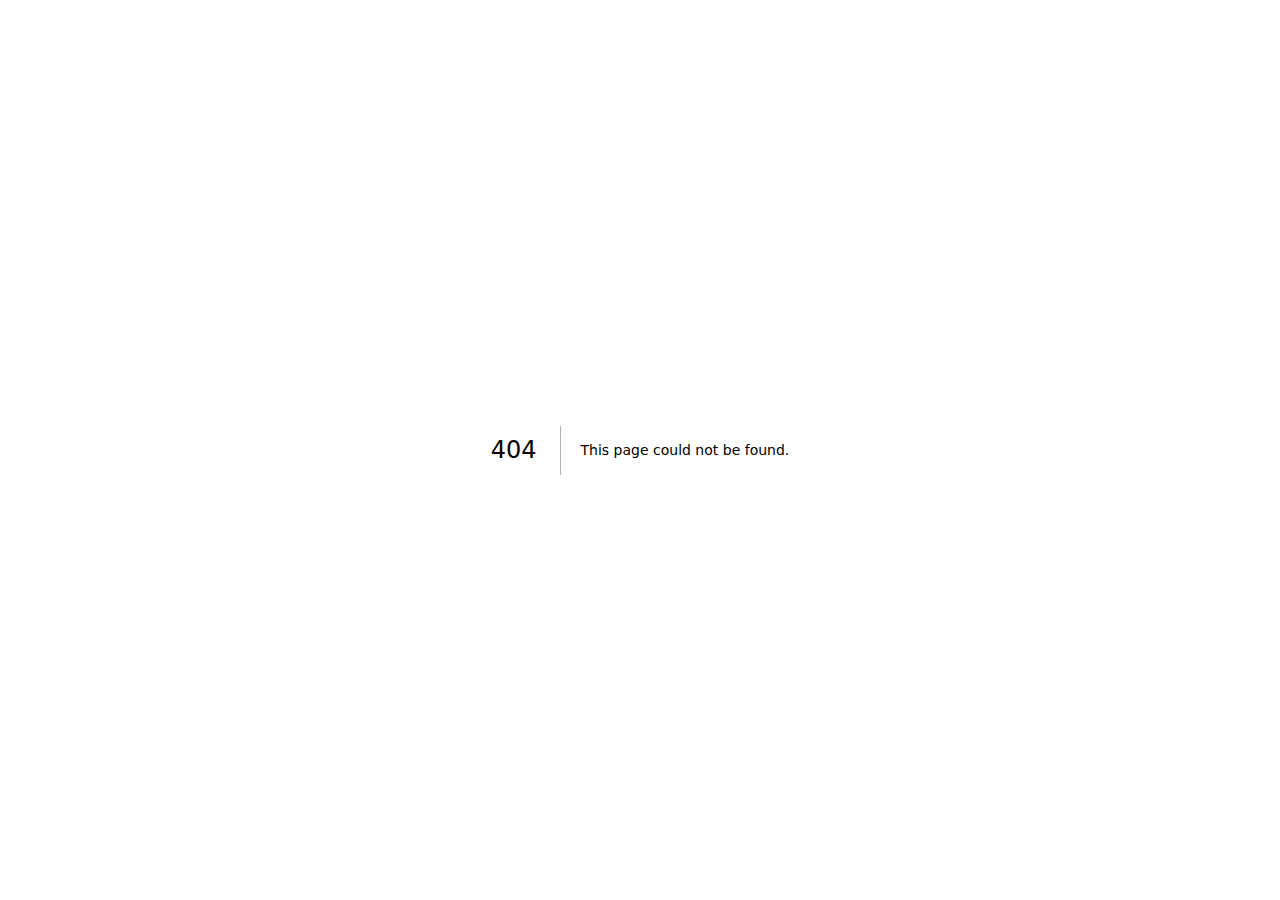
<file: 404/index.html>
<!DOCTYPE html><!--Gjef1TV1c3dyqFs9RnMeO--><html lang="en" class="dark"><head><meta charSet="utf-8"/><meta name="viewport" content="width=device-width, initial-scale=1"/><link rel="stylesheet" href="/zulu-time-converter/_next/static/chunks/9337a35e1afc161e.css" data-precedence="next"/><link rel="preload" as="script" fetchPriority="low" href="/zulu-time-converter/_next/static/chunks/04cf1dfb82622282.js"/><script src="/zulu-time-converter/_next/static/chunks/0a53aac976306270.js" async=""></script><script src="/zulu-time-converter/_next/static/chunks/d5524fa19d9e1c71.js" async=""></script><script src="/zulu-time-converter/_next/static/chunks/turbopack-829e31ad1fafb02d.js" async=""></script><script src="/zulu-time-converter/_next/static/chunks/240461da8f3815e6.js" async=""></script><script src="/zulu-time-converter/_next/static/chunks/42879de7b8087bc9.js" async=""></script><link rel="preload" href="https://www.googletagmanager.com/gtag/js?id=G-NNZ99H2D8W" as="script"/><meta name="robots" content="noindex"/><title>404: This page could not be found.</title><title>Zulu Time Converter - World Time Zones &amp; UTC Clock</title><meta name="description" content="Professional Zulu time converter with real-time UTC clock, world timezone display, and accurate time zone information for aviation, military, and global coordination."/><meta name="generator" content="v0.app"/><script src="/zulu-time-converter/_next/static/chunks/a6dad97d9634a72d.js" noModule=""></script></head><body class="font-sans antialiased"><div hidden=""><!--$--><!--/$--></div><div style="font-family:system-ui,&quot;Segoe UI&quot;,Roboto,Helvetica,Arial,sans-serif,&quot;Apple Color Emoji&quot;,&quot;Segoe UI Emoji&quot;;height:100vh;text-align:center;display:flex;flex-direction:column;align-items:center;justify-content:center"><div><style>body{color:#000;background:#fff;margin:0}.next-error-h1{border-right:1px solid rgba(0,0,0,.3)}@media (prefers-color-scheme:dark){body{color:#fff;background:#000}.next-error-h1{border-right:1px solid rgba(255,255,255,.3)}}</style><h1 class="next-error-h1" style="display:inline-block;margin:0 20px 0 0;padding:0 23px 0 0;font-size:24px;font-weight:500;vertical-align:top;line-height:49px">404</h1><div style="display:inline-block"><h2 style="font-size:14px;font-weight:400;line-height:49px;margin:0">This page could not be found.</h2></div></div></div><!--$--><!--/$--><script src="/zulu-time-converter/_next/static/chunks/04cf1dfb82622282.js" id="_R_" async=""></script><script>(self.__next_f=self.__next_f||[]).push([0])</script><script>self.__next_f.push([1,"1:\"$Sreact.fragment\"\n2:I[79520,[\"/zulu-time-converter/_next/static/chunks/240461da8f3815e6.js\",\"/zulu-time-converter/_next/static/chunks/42879de7b8087bc9.js\"],\"\"]\n3:I[39756,[\"/zulu-time-converter/_next/static/chunks/240461da8f3815e6.js\",\"/zulu-time-converter/_next/static/chunks/42879de7b8087bc9.js\"],\"default\"]\n4:I[37457,[\"/zulu-time-converter/_next/static/chunks/240461da8f3815e6.js\",\"/zulu-time-converter/_next/static/chunks/42879de7b8087bc9.js\"],\"default\"]\n5:I[97367,[\"/zulu-time-converter/_next/static/chunks/240461da8f3815e6.js\",\"/zulu-time-converter/_next/static/chunks/42879de7b8087bc9.js\"],\"OutletBoundary\"]\n6:\"$Sreact.suspense\"\n8:I[97367,[\"/zulu-time-converter/_next/static/chunks/240461da8f3815e6.js\",\"/zulu-time-converter/_next/static/chunks/42879de7b8087bc9.js\"],\"ViewportBoundary\"]\na:I[97367,[\"/zulu-time-converter/_next/static/chunks/240461da8f3815e6.js\",\"/zulu-time-converter/_next/static/chunks/42879de7b8087bc9.js\"],\"MetadataBoundary\"]\nc:I[68027,[\"/zulu-time-converter/_next/static/chunks/240461da8f3815e6.js\",\"/zulu-time-converter/_next/static/chunks/42879de7b8087bc9.js\"],\"default\"]\n:HL[\"/zulu-time-converter/_next/static/chunks/9337a35e1afc161e.css\",\"style\"]\n"])</script><script>self.__next_f.push([1,"0:{\"P\":null,\"b\":\"Gjef1TV1c3dyqFs9RnMeO\",\"c\":[\"\",\"_not-found\",\"\"],\"q\":\"\",\"i\":false,\"f\":[[[\"\",{\"children\":[\"/_not-found\",{\"children\":[\"__PAGE__\",{}]}]},\"$undefined\",\"$undefined\",true],[[\"$\",\"$1\",\"c\",{\"children\":[[[\"$\",\"link\",\"0\",{\"rel\":\"stylesheet\",\"href\":\"/zulu-time-converter/_next/static/chunks/9337a35e1afc161e.css\",\"precedence\":\"next\",\"crossOrigin\":\"$undefined\",\"nonce\":\"$undefined\"}],[\"$\",\"script\",\"script-0\",{\"src\":\"/zulu-time-converter/_next/static/chunks/240461da8f3815e6.js\",\"async\":true,\"nonce\":\"$undefined\"}],[\"$\",\"script\",\"script-1\",{\"src\":\"/zulu-time-converter/_next/static/chunks/42879de7b8087bc9.js\",\"async\":true,\"nonce\":\"$undefined\"}]],[\"$\",\"html\",null,{\"lang\":\"en\",\"className\":\"dark\",\"children\":[\"$\",\"body\",null,{\"className\":\"font-sans antialiased\",\"children\":[[\"$\",\"$L2\",null,{\"src\":\"https://www.googletagmanager.com/gtag/js?id=G-NNZ99H2D8W\",\"strategy\":\"afterInteractive\"}],[\"$\",\"$L2\",null,{\"id\":\"google-analytics\",\"strategy\":\"afterInteractive\",\"children\":\"\\n            window.dataLayer = window.dataLayer || [];\\n            function gtag(){dataLayer.push(arguments);}\\n            gtag('js', new Date());\\n            gtag('config', 'G-NNZ99H2D8W');\\n          \"}],[\"$\",\"$L3\",null,{\"parallelRouterKey\":\"children\",\"error\":\"$undefined\",\"errorStyles\":\"$undefined\",\"errorScripts\":\"$undefined\",\"template\":[\"$\",\"$L4\",null,{}],\"templateStyles\":\"$undefined\",\"templateScripts\":\"$undefined\",\"notFound\":[[[\"$\",\"title\",null,{\"children\":\"404: This page could not be found.\"}],[\"$\",\"div\",null,{\"style\":{\"fontFamily\":\"system-ui,\\\"Segoe UI\\\",Roboto,Helvetica,Arial,sans-serif,\\\"Apple Color Emoji\\\",\\\"Segoe UI Emoji\\\"\",\"height\":\"100vh\",\"textAlign\":\"center\",\"display\":\"flex\",\"flexDirection\":\"column\",\"alignItems\":\"center\",\"justifyContent\":\"center\"},\"children\":[\"$\",\"div\",null,{\"children\":[[\"$\",\"style\",null,{\"dangerouslySetInnerHTML\":{\"__html\":\"body{color:#000;background:#fff;margin:0}.next-error-h1{border-right:1px solid rgba(0,0,0,.3)}@media (prefers-color-scheme:dark){body{color:#fff;background:#000}.next-error-h1{border-right:1px solid rgba(255,255,255,.3)}}\"}}],[\"$\",\"h1\",null,{\"className\":\"next-error-h1\",\"style\":{\"display\":\"inline-block\",\"margin\":\"0 20px 0 0\",\"padding\":\"0 23px 0 0\",\"fontSize\":24,\"fontWeight\":500,\"verticalAlign\":\"top\",\"lineHeight\":\"49px\"},\"children\":404}],[\"$\",\"div\",null,{\"style\":{\"display\":\"inline-block\"},\"children\":[\"$\",\"h2\",null,{\"style\":{\"fontSize\":14,\"fontWeight\":400,\"lineHeight\":\"49px\",\"margin\":0},\"children\":\"This page could not be found.\"}]}]]}]}]],[]],\"forbidden\":\"$undefined\",\"unauthorized\":\"$undefined\"}]]}]}]]}],{\"children\":[[\"$\",\"$1\",\"c\",{\"children\":[null,[\"$\",\"$L3\",null,{\"parallelRouterKey\":\"children\",\"error\":\"$undefined\",\"errorStyles\":\"$undefined\",\"errorScripts\":\"$undefined\",\"template\":[\"$\",\"$L4\",null,{}],\"templateStyles\":\"$undefined\",\"templateScripts\":\"$undefined\",\"notFound\":\"$undefined\",\"forbidden\":\"$undefined\",\"unauthorized\":\"$undefined\"}]]}],{\"children\":[[\"$\",\"$1\",\"c\",{\"children\":[[[\"$\",\"title\",null,{\"children\":\"404: This page could not be found.\"}],[\"$\",\"div\",null,{\"style\":\"$0:f:0:1:0:props:children:1:props:children:props:children:2:props:notFound:0:1:props:style\",\"children\":[\"$\",\"div\",null,{\"children\":[[\"$\",\"style\",null,{\"dangerouslySetInnerHTML\":{\"__html\":\"body{color:#000;background:#fff;margin:0}.next-error-h1{border-right:1px solid rgba(0,0,0,.3)}@media (prefers-color-scheme:dark){body{color:#fff;background:#000}.next-error-h1{border-right:1px solid rgba(255,255,255,.3)}}\"}}],[\"$\",\"h1\",null,{\"className\":\"next-error-h1\",\"style\":\"$0:f:0:1:0:props:children:1:props:children:props:children:2:props:notFound:0:1:props:children:props:children:1:props:style\",\"children\":404}],[\"$\",\"div\",null,{\"style\":\"$0:f:0:1:0:props:children:1:props:children:props:children:2:props:notFound:0:1:props:children:props:children:2:props:style\",\"children\":[\"$\",\"h2\",null,{\"style\":\"$0:f:0:1:0:props:children:1:props:children:props:children:2:props:notFound:0:1:props:children:props:children:2:props:children:props:style\",\"children\":\"This page could not be found.\"}]}]]}]}]],null,[\"$\",\"$L5\",null,{\"children\":[\"$\",\"$6\",null,{\"name\":\"Next.MetadataOutlet\",\"children\":\"$@7\"}]}]]}],{},null,false,false]},null,false,false]},null,false,false],[\"$\",\"$1\",\"h\",{\"children\":[[\"$\",\"meta\",null,{\"name\":\"robots\",\"content\":\"noindex\"}],[\"$\",\"$L8\",null,{\"children\":\"$@9\"}],[\"$\",\"div\",null,{\"hidden\":true,\"children\":[\"$\",\"$La\",null,{\"children\":[\"$\",\"$6\",null,{\"name\":\"Next.Metadata\",\"children\":\"$@b\"}]}]}],null]}],false]],\"m\":\"$undefined\",\"G\":[\"$c\",\"$undefined\"],\"s\":false,\"S\":true}\n"])</script><script>self.__next_f.push([1,"9:[[\"$\",\"meta\",\"0\",{\"charSet\":\"utf-8\"}],[\"$\",\"meta\",\"1\",{\"name\":\"viewport\",\"content\":\"width=device-width, initial-scale=1\"}]]\n"])</script><script>self.__next_f.push([1,"b:[[\"$\",\"title\",\"0\",{\"children\":\"Zulu Time Converter - World Time Zones \u0026 UTC Clock\"}],[\"$\",\"meta\",\"1\",{\"name\":\"description\",\"content\":\"Professional Zulu time converter with real-time UTC clock, world timezone display, and accurate time zone information for aviation, military, and global coordination.\"}],[\"$\",\"meta\",\"2\",{\"name\":\"generator\",\"content\":\"v0.app\"}]]\n7:null\n"])</script></body></html>
</file>
<file: zulu-time-converter/_next/static/chunks/9337a35e1afc161e.css>
@layer properties{@supports (((-webkit-hyphens:none)) and (not (margin-trim:inline))) or ((-moz-orient:inline) and (not (color:rgb(from red r g b)))){*,:before,:after,::backdrop{--tw-translate-x:0;--tw-translate-y:0;--tw-translate-z:0;--tw-rotate-x:initial;--tw-rotate-y:initial;--tw-rotate-z:initial;--tw-skew-x:initial;--tw-skew-y:initial;--tw-space-y-reverse:0;--tw-space-x-reverse:0;--tw-border-style:solid;--tw-gradient-position:initial;--tw-gradient-from:#0000;--tw-gradient-via:#0000;--tw-gradient-to:#0000;--tw-gradient-stops:initial;--tw-gradient-via-stops:initial;--tw-gradient-from-position:0%;--tw-gradient-via-position:50%;--tw-gradient-to-position:100%;--tw-leading:initial;--tw-font-weight:initial;--tw-tracking:initial;--tw-ordinal:initial;--tw-slashed-zero:initial;--tw-numeric-figure:initial;--tw-numeric-spacing:initial;--tw-numeric-fraction:initial;--tw-shadow:0 0 #0000;--tw-shadow-color:initial;--tw-shadow-alpha:100%;--tw-inset-shadow:0 0 #0000;--tw-inset-shadow-color:initial;--tw-inset-shadow-alpha:100%;--tw-ring-color:initial;--tw-ring-shadow:0 0 #0000;--tw-inset-ring-color:initial;--tw-inset-ring-shadow:0 0 #0000;--tw-ring-inset:initial;--tw-ring-offset-width:0px;--tw-ring-offset-color:#fff;--tw-ring-offset-shadow:0 0 #0000;--tw-outline-style:solid;--tw-backdrop-blur:initial;--tw-backdrop-brightness:initial;--tw-backdrop-contrast:initial;--tw-backdrop-grayscale:initial;--tw-backdrop-hue-rotate:initial;--tw-backdrop-invert:initial;--tw-backdrop-opacity:initial;--tw-backdrop-saturate:initial;--tw-backdrop-sepia:initial;--tw-duration:initial;--tw-ease:initial;--tw-content:"";--tw-scale-x:1;--tw-scale-y:1;--tw-scale-z:1;--tw-animation-delay:0s;--tw-animation-direction:normal;--tw-animation-duration:initial;--tw-animation-fill-mode:forwards;--tw-animation-iteration-count:1;--tw-enter-opacity:1;--tw-enter-rotate:0;--tw-enter-scale:1;--tw-enter-translate-x:0;--tw-enter-translate-y:0;--tw-exit-opacity:1;--tw-exit-rotate:0;--tw-exit-scale:1;--tw-exit-translate-x:0;--tw-exit-translate-y:0}}}@layer theme{:root,:host{--color-red-50:#fef2f2;--color-red-300:#ffa3a3;--color-red-400:#ff6568;--color-red-600:#e40014;--color-black:#000;--color-white:#fff;--spacing:.25rem;--container-sm:24rem;--container-lg:32rem;--container-2xl:42rem;--container-4xl:56rem;--container-7xl:80rem;--text-xs:.75rem;--text-xs--line-height:calc(1/.75);--text-sm:.875rem;--text-sm--line-height:calc(1.25/.875);--text-base:1rem;--text-base--line-height:calc(1.5/1);--text-lg:1.125rem;--text-lg--line-height:calc(1.75/1.125);--text-xl:1.25rem;--text-xl--line-height:calc(1.75/1.25);--text-2xl:1.5rem;--text-2xl--line-height:calc(2/1.5);--text-3xl:1.875rem;--text-3xl--line-height:calc(2.25/1.875);--text-4xl:2.25rem;--text-4xl--line-height:calc(2.5/2.25);--text-5xl:3rem;--text-5xl--line-height:1;--text-6xl:3.75rem;--text-6xl--line-height:1;--font-weight-normal:400;--font-weight-medium:500;--font-weight-semibold:600;--font-weight-bold:700;--tracking-tight:-.025em;--tracking-widest:.1em;--leading-snug:1.375;--leading-normal:1.5;--leading-relaxed:1.625;--radius-xs:.125rem;--ease-in-out:cubic-bezier(.4,0,.2,1);--animate-spin:spin 1s linear infinite;--animate-pulse:pulse 2s cubic-bezier(.4,0,.6,1)infinite;--blur-sm:8px;--aspect-video:16/9;--default-transition-duration:.15s;--default-transition-timing-function:cubic-bezier(.4,0,.2,1);--default-font-family:system-ui,-apple-system,BlinkMacSystemFont,"Segoe UI",Roboto,"Helvetica Neue",Arial,sans-serif;--default-mono-font-family:"SF Mono",Monaco,"Cascadia Code","Roboto Mono",Consolas,"Courier New",monospace;--color-border:var(--border)}@supports (color:lab(0% 0 0)){:root,:host{--color-red-50:lab(96.5005% 4.18511 1.52329);--color-red-300:lab(76.5514% 36.4219 15.5335);--color-red-400:lab(63.7053% 60.7449 31.3109);--color-red-600:lab(48.4493% 77.4328 61.5452)}}}@layer base{*,:after,:before,::backdrop{box-sizing:border-box;border:0 solid;margin:0;padding:0}::file-selector-button{box-sizing:border-box;border:0 solid;margin:0;padding:0}html,:host{-webkit-text-size-adjust:100%;tab-size:4;line-height:1.5;font-family:var(--default-font-family,ui-sans-serif,system-ui,sans-serif,"Apple Color Emoji","Segoe UI Emoji","Segoe UI Symbol","Noto Color Emoji");font-feature-settings:var(--default-font-feature-settings,normal);font-variation-settings:var(--default-font-variation-settings,normal);-webkit-tap-highlight-color:transparent}hr{height:0;color:inherit;border-top-width:1px}abbr:where([title]){-webkit-text-decoration:underline dotted;text-decoration:underline dotted}h1,h2,h3,h4,h5,h6{font-size:inherit;font-weight:inherit}a{color:inherit;-webkit-text-decoration:inherit;-webkit-text-decoration:inherit;-webkit-text-decoration:inherit;-webkit-text-decoration:inherit;text-decoration:inherit}b,strong{font-weight:bolder}code,kbd,samp,pre{font-family:var(--default-mono-font-family,ui-monospace,SFMono-Regular,Menlo,Monaco,Consolas,"Liberation Mono","Courier New",monospace);font-feature-settings:var(--default-mono-font-feature-settings,normal);font-variation-settings:var(--default-mono-font-variation-settings,normal);font-size:1em}small{font-size:80%}sub,sup{vertical-align:baseline;font-size:75%;line-height:0;position:relative}sub{bottom:-.25em}sup{top:-.5em}table{text-indent:0;border-color:inherit;border-collapse:collapse}:-moz-focusring{outline:auto}progress{vertical-align:baseline}summary{display:list-item}ol,ul,menu{list-style:none}img,svg,video,canvas,audio,iframe,embed,object{vertical-align:middle;display:block}img,video{max-width:100%;height:auto}button,input,select,optgroup,textarea{font:inherit;font-feature-settings:inherit;font-variation-settings:inherit;letter-spacing:inherit;color:inherit;opacity:1;background-color:#0000;border-radius:0}::file-selector-button{font:inherit;font-feature-settings:inherit;font-variation-settings:inherit;letter-spacing:inherit;color:inherit;opacity:1;background-color:#0000;border-radius:0}:where(select:is([multiple],[size])) optgroup{font-weight:bolder}:where(select:is([multiple],[size])) optgroup option{padding-inline-start:20px}::file-selector-button{margin-inline-end:4px}::placeholder{opacity:1}@supports (not ((-webkit-appearance:-apple-pay-button))) or (contain-intrinsic-size:1px){::placeholder{color:currentColor}@supports (color:color-mix(in lab, red, red)){::placeholder{color:color-mix(in oklab,currentcolor 50%,transparent)}}}textarea{resize:vertical}::-webkit-search-decoration{-webkit-appearance:none}::-webkit-date-and-time-value{min-height:1lh;text-align:inherit}::-webkit-datetime-edit{display:inline-flex}::-webkit-datetime-edit-fields-wrapper{padding:0}::-webkit-datetime-edit{padding-block:0}::-webkit-datetime-edit-year-field{padding-block:0}::-webkit-datetime-edit-month-field{padding-block:0}::-webkit-datetime-edit-day-field{padding-block:0}::-webkit-datetime-edit-hour-field{padding-block:0}::-webkit-datetime-edit-minute-field{padding-block:0}::-webkit-datetime-edit-second-field{padding-block:0}::-webkit-datetime-edit-millisecond-field{padding-block:0}::-webkit-datetime-edit-meridiem-field{padding-block:0}::-webkit-calendar-picker-indicator{line-height:1}:-moz-ui-invalid{box-shadow:none}button,input:where([type=button],[type=reset],[type=submit]){appearance:button}::file-selector-button{appearance:button}::-webkit-inner-spin-button{height:auto}::-webkit-outer-spin-button{height:auto}[hidden]:where(:not([hidden=until-found])){display:none!important}*{border-color:var(--border);outline-color:var(--ring)}@supports (color:color-mix(in lab, red, red)){*{outline-color:color-mix(in oklab,var(--ring)50%,transparent)}}body{background-color:var(--background);color:var(--foreground)}}@layer components{.marquee-container{width:100%;position:relative;overflow:hidden}.marquee-content{will-change:transform;animation:10s linear infinite marquee;display:flex}@keyframes marquee{0%{transform:translate(0)}to{transform:translate(-50%)}}.marquee-content:hover{animation-play-state:paused}}@layer utilities{.\@container\/card-header{container:card-header/inline-size}.\@container\/field-group{container:field-group/inline-size}.pointer-events-auto{pointer-events:auto}.pointer-events-none{pointer-events:none}.invisible{visibility:hidden}.sr-only{clip-path:inset(50%);white-space:nowrap;border-width:0;width:1px;height:1px;margin:-1px;padding:0;position:absolute;overflow:hidden}.absolute{position:absolute}.fixed{position:fixed}.relative{position:relative}.static{position:static}.inset-0{inset:calc(var(--spacing)*0)}.inset-x-0{inset-inline:calc(var(--spacing)*0)}.inset-y-0{inset-block:calc(var(--spacing)*0)}.-top-12{top:calc(var(--spacing)*-12)}.top-0{top:calc(var(--spacing)*0)}.top-1\.5{top:calc(var(--spacing)*1.5)}.top-1\/2{top:50%}.top-2{top:calc(var(--spacing)*2)}.top-3\.5{top:calc(var(--spacing)*3.5)}.top-4{top:calc(var(--spacing)*4)}.top-\[1px\]{top:1px}.top-\[50\%\]{top:50%}.top-\[60\%\]{top:60%}.top-full{top:100%}.-right-12{right:calc(var(--spacing)*-12)}.right-0{right:calc(var(--spacing)*0)}.right-1{right:calc(var(--spacing)*1)}.right-2{right:calc(var(--spacing)*2)}.right-3{right:calc(var(--spacing)*3)}.right-4{right:calc(var(--spacing)*4)}.-bottom-12{bottom:calc(var(--spacing)*-12)}.bottom-0{bottom:calc(var(--spacing)*0)}.-left-12{left:calc(var(--spacing)*-12)}.left-0{left:calc(var(--spacing)*0)}.left-1\/2{left:50%}.left-2{left:calc(var(--spacing)*2)}.left-\[50\%\]{left:50%}.isolate{isolation:isolate}.z-10{z-index:10}.z-20{z-index:20}.z-50{z-index:50}.z-\[1\]{z-index:1}.z-\[100\]{z-index:100}.order-first{order:-9999}.order-last{order:9999}.col-start-2{grid-column-start:2}.row-span-2{grid-row:span 2/span 2}.row-start-1{grid-row-start:1}.\!m-0{margin:calc(var(--spacing)*0)!important}.-mx-1{margin-inline:calc(var(--spacing)*-1)}.mx-2{margin-inline:calc(var(--spacing)*2)}.mx-3\.5{margin-inline:calc(var(--spacing)*3.5)}.mx-auto{margin-inline:auto}.-my-2{margin-block:calc(var(--spacing)*-2)}.my-0{margin-block:calc(var(--spacing)*0)}.my-0\.5{margin-block:calc(var(--spacing)*.5)}.my-1{margin-block:calc(var(--spacing)*1)}.-mt-4{margin-top:calc(var(--spacing)*-4)}.mt-1{margin-top:calc(var(--spacing)*1)}.mt-1\.5{margin-top:calc(var(--spacing)*1.5)}.mt-2{margin-top:calc(var(--spacing)*2)}.mt-4{margin-top:calc(var(--spacing)*4)}.mt-12{margin-top:calc(var(--spacing)*12)}.mt-auto{margin-top:auto}.mr-2{margin-right:calc(var(--spacing)*2)}.mb-1{margin-bottom:calc(var(--spacing)*1)}.mb-2{margin-bottom:calc(var(--spacing)*2)}.mb-3{margin-bottom:calc(var(--spacing)*3)}.mb-4{margin-bottom:calc(var(--spacing)*4)}.mb-6{margin-bottom:calc(var(--spacing)*6)}.mb-8{margin-bottom:calc(var(--spacing)*8)}.mb-12{margin-bottom:calc(var(--spacing)*12)}.-ml-4{margin-left:calc(var(--spacing)*-4)}.ml-1{margin-left:calc(var(--spacing)*1)}.ml-2{margin-left:calc(var(--spacing)*2)}.ml-4{margin-left:calc(var(--spacing)*4)}.ml-auto{margin-left:auto}.line-clamp-1{-webkit-line-clamp:1;-webkit-box-orient:vertical;display:-webkit-box;overflow:hidden}.line-clamp-2{-webkit-line-clamp:2;-webkit-box-orient:vertical;display:-webkit-box;overflow:hidden}.block{display:block}.contents{display:contents}.flex{display:flex}.grid{display:grid}.hidden{display:none}.inline-flex{display:inline-flex}.table{display:table}.table-caption{display:table-caption}.table-cell{display:table-cell}.table-row{display:table-row}.field-sizing-content{field-sizing:content}.aspect-square{aspect-ratio:1}.aspect-video{aspect-ratio:var(--aspect-video)}.size-\(--cell-size\){width:var(--cell-size);height:var(--cell-size)}.size-2{width:calc(var(--spacing)*2);height:calc(var(--spacing)*2)}.size-2\.5{width:calc(var(--spacing)*2.5);height:calc(var(--spacing)*2.5)}.size-3{width:calc(var(--spacing)*3);height:calc(var(--spacing)*3)}.size-3\.5{width:calc(var(--spacing)*3.5);height:calc(var(--spacing)*3.5)}.size-4{width:calc(var(--spacing)*4);height:calc(var(--spacing)*4)}.size-6{width:calc(var(--spacing)*6);height:calc(var(--spacing)*6)}.size-7{width:calc(var(--spacing)*7);height:calc(var(--spacing)*7)}.size-8{width:calc(var(--spacing)*8);height:calc(var(--spacing)*8)}.size-9{width:calc(var(--spacing)*9);height:calc(var(--spacing)*9)}.size-10{width:calc(var(--spacing)*10);height:calc(var(--spacing)*10)}.size-auto{width:auto;height:auto}.size-full{width:100%;height:100%}.h-\(--cell-size\){height:var(--cell-size)}.h-1{height:calc(var(--spacing)*1)}.h-1\.5{height:calc(var(--spacing)*1.5)}.h-2{height:calc(var(--spacing)*2)}.h-2\.5{height:calc(var(--spacing)*2.5)}.h-4{height:calc(var(--spacing)*4)}.h-5{height:calc(var(--spacing)*5)}.h-6{height:calc(var(--spacing)*6)}.h-7{height:calc(var(--spacing)*7)}.h-8{height:calc(var(--spacing)*8)}.h-9{height:calc(var(--spacing)*9)}.h-10{height:calc(var(--spacing)*10)}.h-12{height:calc(var(--spacing)*12)}.h-14{height:calc(var(--spacing)*14)}.h-48{height:calc(var(--spacing)*48)}.h-\[1\.15rem\]{height:1.15rem}.h-\[calc\(100\%-1px\)\]{height:calc(100% - 1px)}.h-\[var\(--radix-navigation-menu-viewport-height\)\]{height:var(--radix-navigation-menu-viewport-height)}.h-\[var\(--radix-select-trigger-height\)\]{height:var(--radix-select-trigger-height)}.h-auto{height:auto}.h-full{height:100%}.h-px{height:1px}.h-svh{height:100svh}.max-h-\(--radix-context-menu-content-available-height\){max-height:var(--radix-context-menu-content-available-height)}.max-h-\(--radix-dropdown-menu-content-available-height\){max-height:var(--radix-dropdown-menu-content-available-height)}.max-h-\(--radix-select-content-available-height\){max-height:var(--radix-select-content-available-height)}.max-h-\[300px\]{max-height:300px}.max-h-screen{max-height:100vh}.min-h-0{min-height:calc(var(--spacing)*0)}.min-h-4{min-height:calc(var(--spacing)*4)}.min-h-16{min-height:calc(var(--spacing)*16)}.min-h-screen{min-height:100vh}.min-h-svh{min-height:100svh}.w-\(--cell-size\){width:var(--cell-size)}.w-\(--sidebar-width\){width:var(--sidebar-width)}.w-0{width:calc(var(--spacing)*0)}.w-1{width:calc(var(--spacing)*1)}.w-2{width:calc(var(--spacing)*2)}.w-2\.5{width:calc(var(--spacing)*2.5)}.w-3{width:calc(var(--spacing)*3)}.w-3\/4{width:75%}.w-4{width:calc(var(--spacing)*4)}.w-5{width:calc(var(--spacing)*5)}.w-6{width:calc(var(--spacing)*6)}.w-8{width:calc(var(--spacing)*8)}.w-9{width:calc(var(--spacing)*9)}.w-10{width:calc(var(--spacing)*10)}.w-12{width:calc(var(--spacing)*12)}.w-16{width:calc(var(--spacing)*16)}.w-64{width:calc(var(--spacing)*64)}.w-72{width:calc(var(--spacing)*72)}.w-\[280px\]{width:280px}.w-auto{width:auto}.w-fit{width:fit-content}.w-full{width:100%}.w-max{width:max-content}.w-px{width:1px}.max-w-\(--skeleton-width\){max-width:var(--skeleton-width)}.max-w-2xl{max-width:var(--container-2xl)}.max-w-4xl{max-width:var(--container-4xl)}.max-w-7xl{max-width:var(--container-7xl)}.max-w-\[calc\(100\%-2rem\)\]{max-width:calc(100% - 2rem)}.max-w-max{max-width:max-content}.max-w-sm{max-width:var(--container-sm)}.min-w-\(--cell-size\){min-width:var(--cell-size)}.min-w-0{min-width:calc(var(--spacing)*0)}.min-w-5{min-width:calc(var(--spacing)*5)}.min-w-8{min-width:calc(var(--spacing)*8)}.min-w-9{min-width:calc(var(--spacing)*9)}.min-w-10{min-width:calc(var(--spacing)*10)}.min-w-\[8rem\]{min-width:8rem}.min-w-\[12rem\]{min-width:12rem}.min-w-\[var\(--radix-select-trigger-width\)\]{min-width:var(--radix-select-trigger-width)}.flex-1{flex:1}.flex-shrink-0,.shrink-0{flex-shrink:0}.grow{flex-grow:1}.grow-0{flex-grow:0}.basis-full{flex-basis:100%}.caption-bottom{caption-side:bottom}.border-collapse{border-collapse:collapse}.origin-\(--radix-context-menu-content-transform-origin\){transform-origin:var(--radix-context-menu-content-transform-origin)}.origin-\(--radix-dropdown-menu-content-transform-origin\){transform-origin:var(--radix-dropdown-menu-content-transform-origin)}.origin-\(--radix-hover-card-content-transform-origin\){transform-origin:var(--radix-hover-card-content-transform-origin)}.origin-\(--radix-menubar-content-transform-origin\){transform-origin:var(--radix-menubar-content-transform-origin)}.origin-\(--radix-popover-content-transform-origin\){transform-origin:var(--radix-popover-content-transform-origin)}.origin-\(--radix-select-content-transform-origin\){transform-origin:var(--radix-select-content-transform-origin)}.origin-\(--radix-tooltip-content-transform-origin\){transform-origin:var(--radix-tooltip-content-transform-origin)}.-translate-x-1\/2{--tw-translate-x:calc(calc(1/2*100%)*-1);translate:var(--tw-translate-x)var(--tw-translate-y)}.-translate-x-px{--tw-translate-x:-1px;translate:var(--tw-translate-x)var(--tw-translate-y)}.translate-x-\[-50\%\]{--tw-translate-x:-50%;translate:var(--tw-translate-x)var(--tw-translate-y)}.translate-x-px{--tw-translate-x:1px;translate:var(--tw-translate-x)var(--tw-translate-y)}.-translate-y-1\/2{--tw-translate-y:calc(calc(1/2*100%)*-1);translate:var(--tw-translate-x)var(--tw-translate-y)}.translate-y-0\.5{--tw-translate-y:calc(var(--spacing)*.5);translate:var(--tw-translate-x)var(--tw-translate-y)}.translate-y-\[-50\%\]{--tw-translate-y:-50%;translate:var(--tw-translate-x)var(--tw-translate-y)}.translate-y-\[calc\(-50\%_-_2px\)\]{--tw-translate-y:calc(-50% - 2px);translate:var(--tw-translate-x)var(--tw-translate-y)}.rotate-45{rotate:45deg}.rotate-90{rotate:90deg}.transform{transform:var(--tw-rotate-x,)var(--tw-rotate-y,)var(--tw-rotate-z,)var(--tw-skew-x,)var(--tw-skew-y,)}.animate-caret-blink{animation:1.25s ease-out infinite caret-blink}.animate-in{animation:enter var(--tw-animation-duration,var(--tw-duration,.15s))var(--tw-ease,ease)var(--tw-animation-delay,0s)var(--tw-animation-iteration-count,1)var(--tw-animation-direction,normal)var(--tw-animation-fill-mode,forwards)}.animate-pulse{animation:var(--animate-pulse)}.animate-spin{animation:var(--animate-spin)}.cursor-default{cursor:default}.cursor-text{cursor:text}.touch-none{touch-action:none}.resize-none{resize:none}.scroll-my-1{scroll-margin-block:calc(var(--spacing)*1)}.scroll-py-1{scroll-padding-block:calc(var(--spacing)*1)}.list-disc{list-style-type:disc}.list-none{list-style-type:none}.auto-rows-min{grid-auto-rows:min-content}.grid-cols-\[0_1fr\]{grid-template-columns:0 1fr}.grid-rows-\[auto_auto\]{grid-template-rows:auto auto}.flex-col{flex-direction:column}.flex-col-reverse{flex-direction:column-reverse}.flex-row{flex-direction:row}.flex-wrap{flex-wrap:wrap}.items-center{align-items:center}.items-end{align-items:flex-end}.items-start{align-items:flex-start}.items-stretch{align-items:stretch}.justify-between{justify-content:space-between}.justify-center{justify-content:center}.justify-end{justify-content:flex-end}.justify-start{justify-content:flex-start}.justify-items-start{justify-items:start}.gap-1{gap:calc(var(--spacing)*1)}.gap-1\.5{gap:calc(var(--spacing)*1.5)}.gap-2{gap:calc(var(--spacing)*2)}.gap-2\.5{gap:calc(var(--spacing)*2.5)}.gap-3{gap:calc(var(--spacing)*3)}.gap-4{gap:calc(var(--spacing)*4)}.gap-6{gap:calc(var(--spacing)*6)}.gap-7{gap:calc(var(--spacing)*7)}.gap-8{gap:calc(var(--spacing)*8)}:where(.space-y-1>:not(:last-child)){--tw-space-y-reverse:0;margin-block-start:calc(calc(var(--spacing)*1)*var(--tw-space-y-reverse));margin-block-end:calc(calc(var(--spacing)*1)*calc(1 - var(--tw-space-y-reverse)))}:where(.space-y-2>:not(:last-child)){--tw-space-y-reverse:0;margin-block-start:calc(calc(var(--spacing)*2)*var(--tw-space-y-reverse));margin-block-end:calc(calc(var(--spacing)*2)*calc(1 - var(--tw-space-y-reverse)))}:where(.space-y-3>:not(:last-child)){--tw-space-y-reverse:0;margin-block-start:calc(calc(var(--spacing)*3)*var(--tw-space-y-reverse));margin-block-end:calc(calc(var(--spacing)*3)*calc(1 - var(--tw-space-y-reverse)))}:where(.space-y-4>:not(:last-child)){--tw-space-y-reverse:0;margin-block-start:calc(calc(var(--spacing)*4)*var(--tw-space-y-reverse));margin-block-end:calc(calc(var(--spacing)*4)*calc(1 - var(--tw-space-y-reverse)))}:where(.space-x-4>:not(:last-child)){--tw-space-x-reverse:0;margin-inline-start:calc(calc(var(--spacing)*4)*var(--tw-space-x-reverse));margin-inline-end:calc(calc(var(--spacing)*4)*calc(1 - var(--tw-space-x-reverse)))}.gap-y-0\.5{row-gap:calc(var(--spacing)*.5)}.self-start{align-self:flex-start}.self-stretch{align-self:stretch}.justify-self-end{justify-self:flex-end}.overflow-auto{overflow:auto}.overflow-hidden{overflow:hidden}.overflow-x-auto{overflow-x:auto}.overflow-x-hidden{overflow-x:hidden}.overflow-y-auto{overflow-y:auto}.rounded-\[2px\]{border-radius:2px}.rounded-\[4px\]{border-radius:4px}.rounded-\[calc\(var\(--radius\)-5px\)\]{border-radius:calc(var(--radius) - 5px)}.rounded-\[inherit\]{border-radius:inherit}.rounded-full{border-radius:3.40282e38px}.rounded-lg{border-radius:var(--radius)}.rounded-md{border-radius:calc(var(--radius) - 2px)}.rounded-none{border-radius:0}.rounded-sm{border-radius:calc(var(--radius) - 4px)}.rounded-xl{border-radius:calc(var(--radius) + 4px)}.rounded-xs{border-radius:var(--radius-xs)}.rounded-l-md{border-top-left-radius:calc(var(--radius) - 2px);border-bottom-left-radius:calc(var(--radius) - 2px)}.rounded-tl-sm{border-top-left-radius:calc(var(--radius) - 4px)}.rounded-r-md{border-top-right-radius:calc(var(--radius) - 2px);border-bottom-right-radius:calc(var(--radius) - 2px)}.border{border-style:var(--tw-border-style);border-width:1px}.border-0{border-style:var(--tw-border-style);border-width:0}.border-2{border-style:var(--tw-border-style);border-width:2px}.border-\[1\.5px\]{border-style:var(--tw-border-style);border-width:1.5px}.border-y{border-block-style:var(--tw-border-style);border-block-width:1px}.border-t{border-top-style:var(--tw-border-style);border-top-width:1px}.border-r{border-right-style:var(--tw-border-style);border-right-width:1px}.border-b{border-bottom-style:var(--tw-border-style);border-bottom-width:1px}.border-l{border-left-style:var(--tw-border-style);border-left-width:1px}.border-dashed{--tw-border-style:dashed;border-style:dashed}.border-\(--color-border\){border-color:var(--color-border)}.border-accent,.border-accent\/20{border-color:var(--accent)}@supports (color:color-mix(in lab, red, red)){.border-accent\/20{border-color:color-mix(in oklab,var(--accent)20%,transparent)}}.border-accent\/30{border-color:var(--accent)}@supports (color:color-mix(in lab, red, red)){.border-accent\/30{border-color:color-mix(in oklab,var(--accent)30%,transparent)}}.border-accent\/50{border-color:var(--accent)}@supports (color:color-mix(in lab, red, red)){.border-accent\/50{border-color:color-mix(in oklab,var(--accent)50%,transparent)}}.border-border,.border-border\/50{border-color:var(--border)}@supports (color:color-mix(in lab, red, red)){.border-border\/50{border-color:color-mix(in oklab,var(--border)50%,transparent)}}.border-destructive{border-color:var(--destructive)}.border-input{border-color:var(--input)}.border-primary{border-color:var(--primary)}.border-sidebar-border{border-color:var(--sidebar-border)}.border-transparent{border-color:#0000}.border-t-transparent{border-top-color:#0000}.border-l-transparent{border-left-color:#0000}.bg-\(--color-bg\){background-color:var(--color-bg)}.bg-accent,.bg-accent\/5{background-color:var(--accent)}@supports (color:color-mix(in lab, red, red)){.bg-accent\/5{background-color:color-mix(in oklab,var(--accent)5%,transparent)}}.bg-accent\/10{background-color:var(--accent)}@supports (color:color-mix(in lab, red, red)){.bg-accent\/10{background-color:color-mix(in oklab,var(--accent)10%,transparent)}}.bg-background{background-color:var(--background)}.bg-black\/50{background-color:#00000080}@supports (color:color-mix(in lab, red, red)){.bg-black\/50{background-color:color-mix(in oklab,var(--color-black)50%,transparent)}}.bg-border{background-color:var(--border)}.bg-card,.bg-card\/50{background-color:var(--card)}@supports (color:color-mix(in lab, red, red)){.bg-card\/50{background-color:color-mix(in oklab,var(--card)50%,transparent)}}.bg-card\/80{background-color:var(--card)}@supports (color:color-mix(in lab, red, red)){.bg-card\/80{background-color:color-mix(in oklab,var(--card)80%,transparent)}}.bg-destructive{background-color:var(--destructive)}.bg-foreground{background-color:var(--foreground)}.bg-input{background-color:var(--input)}.bg-muted,.bg-muted\/30{background-color:var(--muted)}@supports (color:color-mix(in lab, red, red)){.bg-muted\/30{background-color:color-mix(in oklab,var(--muted)30%,transparent)}}.bg-muted\/50{background-color:var(--muted)}@supports (color:color-mix(in lab, red, red)){.bg-muted\/50{background-color:color-mix(in oklab,var(--muted)50%,transparent)}}.bg-popover{background-color:var(--popover)}.bg-primary,.bg-primary\/20{background-color:var(--primary)}@supports (color:color-mix(in lab, red, red)){.bg-primary\/20{background-color:color-mix(in oklab,var(--primary)20%,transparent)}}.bg-secondary{background-color:var(--secondary)}.bg-sidebar{background-color:var(--sidebar)}.bg-sidebar-border{background-color:var(--sidebar-border)}.bg-transparent{background-color:#0000}.bg-white{background-color:var(--color-white)}.bg-gradient-to-b{--tw-gradient-position:to bottom in oklab;background-image:linear-gradient(var(--tw-gradient-stops))}.bg-gradient-to-r{--tw-gradient-position:to right in oklab;background-image:linear-gradient(var(--tw-gradient-stops))}.bg-\[linear-gradient\(to_right\,\#80808012_1px\,transparent_1px\)\,linear-gradient\(to_bottom\,\#80808012_1px\,transparent_1px\)\]{background-image:linear-gradient(90deg,#80808012 1px,#0000 1px),linear-gradient(#80808012 1px,#0000 1px)}.from-accent\/0{--tw-gradient-from:var(--accent)}@supports (color:color-mix(in lab, red, red)){.from-accent\/0{--tw-gradient-from:color-mix(in oklab,var(--accent)0%,transparent)}}.from-accent\/0{--tw-gradient-stops:var(--tw-gradient-via-stops,var(--tw-gradient-position),var(--tw-gradient-from)var(--tw-gradient-from-position),var(--tw-gradient-to)var(--tw-gradient-to-position))}.from-background{--tw-gradient-from:var(--background);--tw-gradient-stops:var(--tw-gradient-via-stops,var(--tw-gradient-position),var(--tw-gradient-from)var(--tw-gradient-from-position),var(--tw-gradient-to)var(--tw-gradient-to-position))}.via-accent{--tw-gradient-via:var(--accent);--tw-gradient-via-stops:var(--tw-gradient-position),var(--tw-gradient-from)var(--tw-gradient-from-position),var(--tw-gradient-via)var(--tw-gradient-via-position),var(--tw-gradient-to)var(--tw-gradient-to-position);--tw-gradient-stops:var(--tw-gradient-via-stops)}.to-accent\/0{--tw-gradient-to:var(--accent)}@supports (color:color-mix(in lab, red, red)){.to-accent\/0{--tw-gradient-to:color-mix(in oklab,var(--accent)0%,transparent)}}.to-accent\/0{--tw-gradient-stops:var(--tw-gradient-via-stops,var(--tw-gradient-position),var(--tw-gradient-from)var(--tw-gradient-from-position),var(--tw-gradient-to)var(--tw-gradient-to-position))}.to-muted\/20{--tw-gradient-to:var(--muted)}@supports (color:color-mix(in lab, red, red)){.to-muted\/20{--tw-gradient-to:color-mix(in oklab,var(--muted)20%,transparent)}}.to-muted\/20{--tw-gradient-stops:var(--tw-gradient-via-stops,var(--tw-gradient-position),var(--tw-gradient-from)var(--tw-gradient-from-position),var(--tw-gradient-to)var(--tw-gradient-to-position))}.bg-\[size\:24px_24px\]{background-size:24px 24px}.fill-current{fill:currentColor}.fill-foreground{fill:var(--foreground)}.fill-primary{fill:var(--primary)}.p-0{padding:calc(var(--spacing)*0)}.p-1{padding:calc(var(--spacing)*1)}.p-2{padding:calc(var(--spacing)*2)}.p-3{padding:calc(var(--spacing)*3)}.p-4{padding:calc(var(--spacing)*4)}.p-6{padding:calc(var(--spacing)*6)}.p-8{padding:calc(var(--spacing)*8)}.p-\[3px\]{padding:3px}.p-px{padding:1px}.px-\(--cell-size\){padding-inline:var(--cell-size)}.px-1{padding-inline:calc(var(--spacing)*1)}.px-1\.5{padding-inline:calc(var(--spacing)*1.5)}.px-2{padding-inline:calc(var(--spacing)*2)}.px-2\.5{padding-inline:calc(var(--spacing)*2.5)}.px-3{padding-inline:calc(var(--spacing)*3)}.px-4{padding-inline:calc(var(--spacing)*4)}.px-6{padding-inline:calc(var(--spacing)*6)}.py-0\.5{padding-block:calc(var(--spacing)*.5)}.py-1{padding-block:calc(var(--spacing)*1)}.py-1\.5{padding-block:calc(var(--spacing)*1.5)}.py-2{padding-block:calc(var(--spacing)*2)}.py-3{padding-block:calc(var(--spacing)*3)}.py-4{padding-block:calc(var(--spacing)*4)}.py-6{padding-block:calc(var(--spacing)*6)}.py-12{padding-block:calc(var(--spacing)*12)}.py-16{padding-block:calc(var(--spacing)*16)}.pt-0{padding-top:calc(var(--spacing)*0)}.pt-3{padding-top:calc(var(--spacing)*3)}.pt-4{padding-top:calc(var(--spacing)*4)}.pr-1{padding-right:calc(var(--spacing)*1)}.pr-2{padding-right:calc(var(--spacing)*2)}.pr-2\.5{padding-right:calc(var(--spacing)*2.5)}.pr-3{padding-right:calc(var(--spacing)*3)}.pr-8{padding-right:calc(var(--spacing)*8)}.pr-10{padding-right:calc(var(--spacing)*10)}.pb-3{padding-bottom:calc(var(--spacing)*3)}.pb-4{padding-bottom:calc(var(--spacing)*4)}.pl-2{padding-left:calc(var(--spacing)*2)}.pl-3{padding-left:calc(var(--spacing)*3)}.pl-4{padding-left:calc(var(--spacing)*4)}.pl-8{padding-left:calc(var(--spacing)*8)}.text-center{text-align:center}.text-left{text-align:left}.align-middle{vertical-align:middle}.font-mono{font-family:SF Mono,Monaco,Cascadia Code,Roboto Mono,Consolas,Courier New,monospace}.font-sans{font-family:system-ui,-apple-system,BlinkMacSystemFont,Segoe UI,Roboto,Helvetica Neue,Arial,sans-serif}.text-2xl{font-size:var(--text-2xl);line-height:var(--tw-leading,var(--text-2xl--line-height))}.text-3xl{font-size:var(--text-3xl);line-height:var(--tw-leading,var(--text-3xl--line-height))}.text-4xl{font-size:var(--text-4xl);line-height:var(--tw-leading,var(--text-4xl--line-height))}.text-base{font-size:var(--text-base);line-height:var(--tw-leading,var(--text-base--line-height))}.text-lg{font-size:var(--text-lg);line-height:var(--tw-leading,var(--text-lg--line-height))}.text-sm{font-size:var(--text-sm);line-height:var(--tw-leading,var(--text-sm--line-height))}.text-sm\/relaxed{font-size:var(--text-sm);line-height:var(--leading-relaxed)}.text-xl{font-size:var(--text-xl);line-height:var(--tw-leading,var(--text-xl--line-height))}.text-xs{font-size:var(--text-xs);line-height:var(--tw-leading,var(--text-xs--line-height))}.text-\[0\.8rem\]{font-size:.8rem}.leading-none{--tw-leading:1;line-height:1}.leading-normal{--tw-leading:var(--leading-normal);line-height:var(--leading-normal)}.leading-relaxed{--tw-leading:var(--leading-relaxed);line-height:var(--leading-relaxed)}.leading-snug{--tw-leading:var(--leading-snug);line-height:var(--leading-snug)}.font-bold{--tw-font-weight:var(--font-weight-bold);font-weight:var(--font-weight-bold)}.font-medium{--tw-font-weight:var(--font-weight-medium);font-weight:var(--font-weight-medium)}.font-normal{--tw-font-weight:var(--font-weight-normal);font-weight:var(--font-weight-normal)}.font-semibold{--tw-font-weight:var(--font-weight-semibold);font-weight:var(--font-weight-semibold)}.tracking-tight{--tw-tracking:var(--tracking-tight);letter-spacing:var(--tracking-tight)}.tracking-widest{--tw-tracking:var(--tracking-widest);letter-spacing:var(--tracking-widest)}.text-balance{text-wrap:balance}.text-pretty{text-wrap:pretty}.break-words{overflow-wrap:break-word}.whitespace-nowrap{white-space:nowrap}.text-accent{color:var(--accent)}.text-accent-foreground{color:var(--accent-foreground)}.text-background{color:var(--background)}.text-card-foreground{color:var(--card-foreground)}.text-current{color:currentColor}.text-destructive{color:var(--destructive)}.text-destructive-foreground{color:var(--destructive-foreground)}.text-foreground,.text-foreground\/50{color:var(--foreground)}@supports (color:color-mix(in lab, red, red)){.text-foreground\/50{color:color-mix(in oklab,var(--foreground)50%,transparent)}}.text-muted-foreground{color:var(--muted-foreground)}.text-popover-foreground{color:var(--popover-foreground)}.text-primary{color:var(--primary)}.text-primary-foreground{color:var(--primary-foreground)}.text-secondary-foreground{color:var(--secondary-foreground)}.text-sidebar-foreground,.text-sidebar-foreground\/70{color:var(--sidebar-foreground)}@supports (color:color-mix(in lab, red, red)){.text-sidebar-foreground\/70{color:color-mix(in oklab,var(--sidebar-foreground)70%,transparent)}}.text-white{color:var(--color-white)}.tabular-nums{--tw-numeric-spacing:tabular-nums;font-variant-numeric:var(--tw-ordinal,)var(--tw-slashed-zero,)var(--tw-numeric-figure,)var(--tw-numeric-spacing,)var(--tw-numeric-fraction,)}.underline-offset-4{text-underline-offset:4px}.antialiased{-webkit-font-smoothing:antialiased;-moz-osx-font-smoothing:grayscale}.opacity-0{opacity:0}.opacity-50{opacity:.5}.opacity-70{opacity:.7}.opacity-90{opacity:.9}.shadow{--tw-shadow:0 1px 3px 0 var(--tw-shadow-color,#0000001a),0 1px 2px -1px var(--tw-shadow-color,#0000001a);box-shadow:var(--tw-inset-shadow),var(--tw-inset-ring-shadow),var(--tw-ring-offset-shadow),var(--tw-ring-shadow),var(--tw-shadow)}.shadow-\[0_0_0_1px_hsl\(var\(--sidebar-border\)\)\]{--tw-shadow:0 0 0 1px var(--tw-shadow-color,hsl(var(--sidebar-border)));box-shadow:var(--tw-inset-shadow),var(--tw-inset-ring-shadow),var(--tw-ring-offset-shadow),var(--tw-ring-shadow),var(--tw-shadow)}.shadow-lg{--tw-shadow:0 10px 15px -3px var(--tw-shadow-color,#0000001a),0 4px 6px -4px var(--tw-shadow-color,#0000001a);box-shadow:var(--tw-inset-shadow),var(--tw-inset-ring-shadow),var(--tw-ring-offset-shadow),var(--tw-ring-shadow),var(--tw-shadow)}.shadow-md{--tw-shadow:0 4px 6px -1px var(--tw-shadow-color,#0000001a),0 2px 4px -2px var(--tw-shadow-color,#0000001a);box-shadow:var(--tw-inset-shadow),var(--tw-inset-ring-shadow),var(--tw-ring-offset-shadow),var(--tw-ring-shadow),var(--tw-shadow)}.shadow-none{--tw-shadow:0 0 #0000;box-shadow:var(--tw-inset-shadow),var(--tw-inset-ring-shadow),var(--tw-ring-offset-shadow),var(--tw-ring-shadow),var(--tw-shadow)}.shadow-sm{--tw-shadow:0 1px 3px 0 var(--tw-shadow-color,#0000001a),0 1px 2px -1px var(--tw-shadow-color,#0000001a);box-shadow:var(--tw-inset-shadow),var(--tw-inset-ring-shadow),var(--tw-ring-offset-shadow),var(--tw-ring-shadow),var(--tw-shadow)}.shadow-xl{--tw-shadow:0 20px 25px -5px var(--tw-shadow-color,#0000001a),0 8px 10px -6px var(--tw-shadow-color,#0000001a);box-shadow:var(--tw-inset-shadow),var(--tw-inset-ring-shadow),var(--tw-ring-offset-shadow),var(--tw-ring-shadow),var(--tw-shadow)}.shadow-xs{--tw-shadow:0 1px 2px 0 var(--tw-shadow-color,#0000000d);box-shadow:var(--tw-inset-shadow),var(--tw-inset-ring-shadow),var(--tw-ring-offset-shadow),var(--tw-ring-shadow),var(--tw-shadow)}.ring-0{--tw-ring-shadow:var(--tw-ring-inset,)0 0 0 calc(0px + var(--tw-ring-offset-width))var(--tw-ring-color,currentcolor);box-shadow:var(--tw-inset-shadow),var(--tw-inset-ring-shadow),var(--tw-ring-offset-shadow),var(--tw-ring-shadow),var(--tw-shadow)}.ring-ring\/50{--tw-ring-color:var(--ring)}@supports (color:color-mix(in lab, red, red)){.ring-ring\/50{--tw-ring-color:color-mix(in oklab,var(--ring)50%,transparent)}}.ring-sidebar-ring{--tw-ring-color:var(--sidebar-ring)}.ring-offset-background{--tw-ring-offset-color:var(--background)}.outline-hidden{--tw-outline-style:none;outline-style:none}@media (forced-colors:active){.outline-hidden{outline-offset:2px;outline:2px solid #0000}}.outline{outline-style:var(--tw-outline-style);outline-width:1px}.backdrop-blur{--tw-backdrop-blur:blur(8px);-webkit-backdrop-filter:var(--tw-backdrop-blur,)var(--tw-backdrop-brightness,)var(--tw-backdrop-contrast,)var(--tw-backdrop-grayscale,)var(--tw-backdrop-hue-rotate,)var(--tw-backdrop-invert,)var(--tw-backdrop-opacity,)var(--tw-backdrop-saturate,)var(--tw-backdrop-sepia,);backdrop-filter:var(--tw-backdrop-blur,)var(--tw-backdrop-brightness,)var(--tw-backdrop-contrast,)var(--tw-backdrop-grayscale,)var(--tw-backdrop-hue-rotate,)var(--tw-backdrop-invert,)var(--tw-backdrop-opacity,)var(--tw-backdrop-saturate,)var(--tw-backdrop-sepia,)}.backdrop-blur-sm{--tw-backdrop-blur:blur(var(--blur-sm));-webkit-backdrop-filter:var(--tw-backdrop-blur,)var(--tw-backdrop-brightness,)var(--tw-backdrop-contrast,)var(--tw-backdrop-grayscale,)var(--tw-backdrop-hue-rotate,)var(--tw-backdrop-invert,)var(--tw-backdrop-opacity,)var(--tw-backdrop-saturate,)var(--tw-backdrop-sepia,);backdrop-filter:var(--tw-backdrop-blur,)var(--tw-backdrop-brightness,)var(--tw-backdrop-contrast,)var(--tw-backdrop-grayscale,)var(--tw-backdrop-hue-rotate,)var(--tw-backdrop-invert,)var(--tw-backdrop-opacity,)var(--tw-backdrop-saturate,)var(--tw-backdrop-sepia,)}.transition{transition-property:color,background-color,border-color,outline-color,text-decoration-color,fill,stroke,--tw-gradient-from,--tw-gradient-via,--tw-gradient-to,opacity,box-shadow,transform,translate,scale,rotate,filter,-webkit-backdrop-filter,backdrop-filter,display,content-visibility,overlay,pointer-events;transition-timing-function:var(--tw-ease,var(--default-transition-timing-function));transition-duration:var(--tw-duration,var(--default-transition-duration))}.transition-\[color\,box-shadow\]{transition-property:color,box-shadow;transition-timing-function:var(--tw-ease,var(--default-transition-timing-function));transition-duration:var(--tw-duration,var(--default-transition-duration))}.transition-\[left\,right\,width\]{transition-property:left,right,width;transition-timing-function:var(--tw-ease,var(--default-transition-timing-function));transition-duration:var(--tw-duration,var(--default-transition-duration))}.transition-\[margin\,opacity\]{transition-property:margin,opacity;transition-timing-function:var(--tw-ease,var(--default-transition-timing-function));transition-duration:var(--tw-duration,var(--default-transition-duration))}.transition-\[width\,height\,padding\]{transition-property:width,height,padding;transition-timing-function:var(--tw-ease,var(--default-transition-timing-function));transition-duration:var(--tw-duration,var(--default-transition-duration))}.transition-\[width\]{transition-property:width;transition-timing-function:var(--tw-ease,var(--default-transition-timing-function));transition-duration:var(--tw-duration,var(--default-transition-duration))}.transition-all{transition-property:all;transition-timing-function:var(--tw-ease,var(--default-transition-timing-function));transition-duration:var(--tw-duration,var(--default-transition-duration))}.transition-colors{transition-property:color,background-color,border-color,outline-color,text-decoration-color,fill,stroke,--tw-gradient-from,--tw-gradient-via,--tw-gradient-to;transition-timing-function:var(--tw-ease,var(--default-transition-timing-function));transition-duration:var(--tw-duration,var(--default-transition-duration))}.transition-opacity{transition-property:opacity;transition-timing-function:var(--tw-ease,var(--default-transition-timing-function));transition-duration:var(--tw-duration,var(--default-transition-duration))}.transition-shadow{transition-property:box-shadow;transition-timing-function:var(--tw-ease,var(--default-transition-timing-function));transition-duration:var(--tw-duration,var(--default-transition-duration))}.transition-transform{transition-property:transform,translate,scale,rotate;transition-timing-function:var(--tw-ease,var(--default-transition-timing-function));transition-duration:var(--tw-duration,var(--default-transition-duration))}.transition-none{transition-property:none}.duration-100{--tw-duration:.1s;transition-duration:.1s}.duration-200{--tw-duration:.2s;transition-duration:.2s}.duration-300{--tw-duration:.3s;transition-duration:.3s}.duration-1000{--tw-duration:1s;transition-duration:1s}.ease-in-out{--tw-ease:var(--ease-in-out);transition-timing-function:var(--ease-in-out)}.ease-linear{--tw-ease:linear;transition-timing-function:linear}.fade-in-0{--tw-enter-opacity:0}.outline-none{--tw-outline-style:none;outline-style:none}.select-none{-webkit-user-select:none;user-select:none}.zoom-in-95{--tw-enter-scale:.95}.\[--cell-size\:--spacing\(8\)\]{--cell-size:calc(var(--spacing)*8)}.group-focus-within\/menu-item\:opacity-100:is(:where(.group\/menu-item):focus-within *){opacity:1}@media (hover:hover){.group-hover\:bg-accent:is(:where(.group):hover *){background-color:var(--accent)}.group-hover\:text-accent-foreground:is(:where(.group):hover *){color:var(--accent-foreground)}.group-hover\:opacity-100:is(:where(.group):hover *),.group-hover\/menu-item\:opacity-100:is(:where(.group\/menu-item):hover *){opacity:1}}.group-has-data-\[sidebar\=menu-action\]\/menu-item\:pr-8:is(:where(.group\/menu-item):has([data-sidebar=menu-action]) *){padding-right:calc(var(--spacing)*8)}.group-has-\[\[data-orientation\=horizontal\]\]\/field\:text-balance:is(:where(.group\/field):has([data-orientation=horizontal]) *){text-wrap:balance}.group-has-\[\[data-slot\=item-description\]\]\/item\:translate-y-0\.5:is(:where(.group\/item):has([data-slot=item-description]) *){--tw-translate-y:calc(var(--spacing)*.5);translate:var(--tw-translate-x)var(--tw-translate-y)}.group-has-\[\[data-slot\=item-description\]\]\/item\:self-start:is(:where(.group\/item):has([data-slot=item-description]) *){align-self:flex-start}.group-has-\[\>input\]\/input-group\:pt-2\.5:is(:where(.group\/input-group):has(>input) *){padding-top:calc(var(--spacing)*2.5)}.group-has-\[\>input\]\/input-group\:pb-2\.5:is(:where(.group\/input-group):has(>input) *){padding-bottom:calc(var(--spacing)*2.5)}.group-data-\[collapsible\=icon\]\:-mt-8:is(:where(.group)[data-collapsible=icon] *){margin-top:calc(var(--spacing)*-8)}.group-data-\[collapsible\=icon\]\:hidden:is(:where(.group)[data-collapsible=icon] *){display:none}.group-data-\[collapsible\=icon\]\:size-8\!:is(:where(.group)[data-collapsible=icon] *){width:calc(var(--spacing)*8)!important;height:calc(var(--spacing)*8)!important}.group-data-\[collapsible\=icon\]\:w-\(--sidebar-width-icon\):is(:where(.group)[data-collapsible=icon] *){width:var(--sidebar-width-icon)}.group-data-\[collapsible\=icon\]\:w-\[calc\(var\(--sidebar-width-icon\)\+\(--spacing\(4\)\)\)\]:is(:where(.group)[data-collapsible=icon] *){width:calc(var(--sidebar-width-icon) + (calc(var(--spacing)*4)))}.group-data-\[collapsible\=icon\]\:w-\[calc\(var\(--sidebar-width-icon\)\+\(--spacing\(4\)\)\+2px\)\]:is(:where(.group)[data-collapsible=icon] *){width:calc(var(--sidebar-width-icon) + (calc(var(--spacing)*4)) + 2px)}.group-data-\[collapsible\=icon\]\:overflow-hidden:is(:where(.group)[data-collapsible=icon] *){overflow:hidden}.group-data-\[collapsible\=icon\]\:p-0\!:is(:where(.group)[data-collapsible=icon] *){padding:calc(var(--spacing)*0)!important}.group-data-\[collapsible\=icon\]\:p-2\!:is(:where(.group)[data-collapsible=icon] *){padding:calc(var(--spacing)*2)!important}.group-data-\[collapsible\=icon\]\:opacity-0:is(:where(.group)[data-collapsible=icon] *){opacity:0}.group-data-\[collapsible\=offcanvas\]\:right-\[calc\(var\(--sidebar-width\)\*-1\)\]:is(:where(.group)[data-collapsible=offcanvas] *){right:calc(var(--sidebar-width)*-1)}.group-data-\[collapsible\=offcanvas\]\:left-\[calc\(var\(--sidebar-width\)\*-1\)\]:is(:where(.group)[data-collapsible=offcanvas] *){left:calc(var(--sidebar-width)*-1)}.group-data-\[collapsible\=offcanvas\]\:w-0:is(:where(.group)[data-collapsible=offcanvas] *){width:calc(var(--spacing)*0)}.group-data-\[collapsible\=offcanvas\]\:translate-x-0:is(:where(.group)[data-collapsible=offcanvas] *){--tw-translate-x:calc(var(--spacing)*0);translate:var(--tw-translate-x)var(--tw-translate-y)}.group-data-\[disabled\=true\]\:pointer-events-none:is(:where(.group)[data-disabled=true] *){pointer-events:none}.group-data-\[disabled\=true\]\:opacity-50:is(:where(.group)[data-disabled=true] *),.group-data-\[disabled\=true\]\/field\:opacity-50:is(:where(.group\/field)[data-disabled=true] *),.group-data-\[disabled\=true\]\/input-group\:opacity-50:is(:where(.group\/input-group)[data-disabled=true] *){opacity:.5}.group-data-\[focused\=true\]\/day\:relative:is(:where(.group\/day)[data-focused=true] *){position:relative}.group-data-\[focused\=true\]\/day\:z-10:is(:where(.group\/day)[data-focused=true] *){z-index:10}.group-data-\[focused\=true\]\/day\:border-ring:is(:where(.group\/day)[data-focused=true] *){border-color:var(--ring)}.group-data-\[focused\=true\]\/day\:ring-\[3px\]:is(:where(.group\/day)[data-focused=true] *){--tw-ring-shadow:var(--tw-ring-inset,)0 0 0 calc(3px + var(--tw-ring-offset-width))var(--tw-ring-color,currentcolor);box-shadow:var(--tw-inset-shadow),var(--tw-inset-ring-shadow),var(--tw-ring-offset-shadow),var(--tw-ring-shadow),var(--tw-shadow)}.group-data-\[focused\=true\]\/day\:ring-ring\/50:is(:where(.group\/day)[data-focused=true] *){--tw-ring-color:var(--ring)}@supports (color:color-mix(in lab, red, red)){.group-data-\[focused\=true\]\/day\:ring-ring\/50:is(:where(.group\/day)[data-focused=true] *){--tw-ring-color:color-mix(in oklab,var(--ring)50%,transparent)}}.group-data-\[side\=left\]\:-right-4:is(:where(.group)[data-side=left] *){right:calc(var(--spacing)*-4)}.group-data-\[side\=left\]\:border-r:is(:where(.group)[data-side=left] *){border-right-style:var(--tw-border-style);border-right-width:1px}.group-data-\[side\=right\]\:left-0:is(:where(.group)[data-side=right] *){left:calc(var(--spacing)*0)}.group-data-\[side\=right\]\:rotate-180:is(:where(.group)[data-side=right] *){rotate:180deg}.group-data-\[side\=right\]\:border-l:is(:where(.group)[data-side=right] *){border-left-style:var(--tw-border-style);border-left-width:1px}.group-data-\[state\=open\]\:rotate-180:is(:where(.group)[data-state=open] *){rotate:180deg}.group-data-\[variant\=floating\]\:rounded-lg:is(:where(.group)[data-variant=floating] *){border-radius:var(--radius)}.group-data-\[variant\=floating\]\:border:is(:where(.group)[data-variant=floating] *){border-style:var(--tw-border-style);border-width:1px}.group-data-\[variant\=floating\]\:border-sidebar-border:is(:where(.group)[data-variant=floating] *){border-color:var(--sidebar-border)}.group-data-\[variant\=floating\]\:shadow-sm:is(:where(.group)[data-variant=floating] *){--tw-shadow:0 1px 3px 0 var(--tw-shadow-color,#0000001a),0 1px 2px -1px var(--tw-shadow-color,#0000001a);box-shadow:var(--tw-inset-shadow),var(--tw-inset-ring-shadow),var(--tw-ring-offset-shadow),var(--tw-ring-shadow),var(--tw-shadow)}.group-data-\[variant\=outline\]\/field-group\:-mb-2:is(:where(.group\/field-group)[data-variant=outline] *){margin-bottom:calc(var(--spacing)*-2)}.group-data-\[viewport\=false\]\/navigation-menu\:top-full:is(:where(.group\/navigation-menu)[data-viewport=false] *){top:100%}.group-data-\[viewport\=false\]\/navigation-menu\:mt-1\.5:is(:where(.group\/navigation-menu)[data-viewport=false] *){margin-top:calc(var(--spacing)*1.5)}.group-data-\[viewport\=false\]\/navigation-menu\:overflow-hidden:is(:where(.group\/navigation-menu)[data-viewport=false] *){overflow:hidden}.group-data-\[viewport\=false\]\/navigation-menu\:rounded-md:is(:where(.group\/navigation-menu)[data-viewport=false] *){border-radius:calc(var(--radius) - 2px)}.group-data-\[viewport\=false\]\/navigation-menu\:border:is(:where(.group\/navigation-menu)[data-viewport=false] *){border-style:var(--tw-border-style);border-width:1px}.group-data-\[viewport\=false\]\/navigation-menu\:bg-popover:is(:where(.group\/navigation-menu)[data-viewport=false] *){background-color:var(--popover)}.group-data-\[viewport\=false\]\/navigation-menu\:text-popover-foreground:is(:where(.group\/navigation-menu)[data-viewport=false] *){color:var(--popover-foreground)}.group-data-\[viewport\=false\]\/navigation-menu\:shadow:is(:where(.group\/navigation-menu)[data-viewport=false] *){--tw-shadow:0 1px 3px 0 var(--tw-shadow-color,#0000001a),0 1px 2px -1px var(--tw-shadow-color,#0000001a);box-shadow:var(--tw-inset-shadow),var(--tw-inset-ring-shadow),var(--tw-ring-offset-shadow),var(--tw-ring-shadow),var(--tw-shadow)}.group-data-\[viewport\=false\]\/navigation-menu\:duration-200:is(:where(.group\/navigation-menu)[data-viewport=false] *){--tw-duration:.2s;transition-duration:.2s}.group-\[\.destructive\]\:border-muted\/40:is(:where(.group).destructive *){border-color:var(--muted)}@supports (color:color-mix(in lab, red, red)){.group-\[\.destructive\]\:border-muted\/40:is(:where(.group).destructive *){border-color:color-mix(in oklab,var(--muted)40%,transparent)}}.group-\[\.destructive\]\:text-red-300:is(:where(.group).destructive *){color:var(--color-red-300)}@media (hover:hover){.peer-hover\/menu-button\:text-sidebar-accent-foreground:is(:where(.peer\/menu-button):hover~*){color:var(--sidebar-accent-foreground)}}.peer-disabled\:cursor-not-allowed:is(:where(.peer):disabled~*){cursor:not-allowed}.peer-disabled\:opacity-50:is(:where(.peer):disabled~*){opacity:.5}.peer-data-\[active\=true\]\/menu-button\:text-sidebar-accent-foreground:is(:where(.peer\/menu-button)[data-active=true]~*){color:var(--sidebar-accent-foreground)}.peer-data-\[size\=default\]\/menu-button\:top-1\.5:is(:where(.peer\/menu-button)[data-size=default]~*){top:calc(var(--spacing)*1.5)}.peer-data-\[size\=lg\]\/menu-button\:top-2\.5:is(:where(.peer\/menu-button)[data-size=lg]~*){top:calc(var(--spacing)*2.5)}.peer-data-\[size\=sm\]\/menu-button\:top-1:is(:where(.peer\/menu-button)[data-size=sm]~*){top:calc(var(--spacing)*1)}.selection\:bg-primary ::selection,.selection\:bg-primary::selection{background-color:var(--primary)}.selection\:text-primary-foreground ::selection,.selection\:text-primary-foreground::selection{color:var(--primary-foreground)}.file\:inline-flex::file-selector-button{display:inline-flex}.file\:h-7::file-selector-button{height:calc(var(--spacing)*7)}.file\:border-0::file-selector-button{border-style:var(--tw-border-style);border-width:0}.file\:bg-transparent::file-selector-button{background-color:#0000}.file\:text-sm::file-selector-button{font-size:var(--text-sm);line-height:var(--tw-leading,var(--text-sm--line-height))}.file\:font-medium::file-selector-button{--tw-font-weight:var(--font-weight-medium);font-weight:var(--font-weight-medium)}.file\:text-foreground::file-selector-button{color:var(--foreground)}.placeholder\:text-muted-foreground::placeholder{color:var(--muted-foreground)}.after\:absolute:after{content:var(--tw-content);position:absolute}.after\:-inset-2:after{content:var(--tw-content);inset:calc(var(--spacing)*-2)}.after\:inset-y-0:after{content:var(--tw-content);inset-block:calc(var(--spacing)*0)}.after\:left-1\/2:after{content:var(--tw-content);left:50%}.after\:w-1:after{content:var(--tw-content);width:calc(var(--spacing)*1)}.after\:w-\[2px\]:after{content:var(--tw-content);width:2px}.after\:-translate-x-1\/2:after{content:var(--tw-content);--tw-translate-x:calc(calc(1/2*100%)*-1);translate:var(--tw-translate-x)var(--tw-translate-y)}.group-data-\[collapsible\=offcanvas\]\:after\:left-full:is(:where(.group)[data-collapsible=offcanvas] *):after{content:var(--tw-content);left:100%}.first\:rounded-l-md:first-child{border-top-left-radius:calc(var(--radius) - 2px);border-bottom-left-radius:calc(var(--radius) - 2px)}.first\:border-l:first-child{border-left-style:var(--tw-border-style);border-left-width:1px}.last\:mt-0:last-child{margin-top:calc(var(--spacing)*0)}.last\:rounded-r-md:last-child{border-top-right-radius:calc(var(--radius) - 2px);border-bottom-right-radius:calc(var(--radius) - 2px)}.last\:border-b-0:last-child{border-bottom-style:var(--tw-border-style);border-bottom-width:0}@media (hover:hover){.hover\:scale-105:hover{--tw-scale-x:105%;--tw-scale-y:105%;--tw-scale-z:105%;scale:var(--tw-scale-x)var(--tw-scale-y)}.hover\:border-accent:hover{border-color:var(--accent)}.hover\:bg-accent:hover,.hover\:bg-accent\/50:hover{background-color:var(--accent)}@supports (color:color-mix(in lab, red, red)){.hover\:bg-accent\/50:hover{background-color:color-mix(in oklab,var(--accent)50%,transparent)}}.hover\:bg-accent\/90:hover{background-color:var(--accent)}@supports (color:color-mix(in lab, red, red)){.hover\:bg-accent\/90:hover{background-color:color-mix(in oklab,var(--accent)90%,transparent)}}.hover\:bg-destructive\/90:hover{background-color:var(--destructive)}@supports (color:color-mix(in lab, red, red)){.hover\:bg-destructive\/90:hover{background-color:color-mix(in oklab,var(--destructive)90%,transparent)}}.hover\:bg-muted:hover,.hover\:bg-muted\/50:hover{background-color:var(--muted)}@supports (color:color-mix(in lab, red, red)){.hover\:bg-muted\/50:hover{background-color:color-mix(in oklab,var(--muted)50%,transparent)}}.hover\:bg-primary\/90:hover{background-color:var(--primary)}@supports (color:color-mix(in lab, red, red)){.hover\:bg-primary\/90:hover{background-color:color-mix(in oklab,var(--primary)90%,transparent)}}.hover\:bg-secondary:hover,.hover\:bg-secondary\/80:hover{background-color:var(--secondary)}@supports (color:color-mix(in lab, red, red)){.hover\:bg-secondary\/80:hover{background-color:color-mix(in oklab,var(--secondary)80%,transparent)}}.hover\:bg-sidebar-accent:hover{background-color:var(--sidebar-accent)}.hover\:text-accent-foreground:hover{color:var(--accent-foreground)}.hover\:text-foreground:hover{color:var(--foreground)}.hover\:text-muted-foreground:hover{color:var(--muted-foreground)}.hover\:text-sidebar-accent-foreground:hover{color:var(--sidebar-accent-foreground)}.hover\:underline:hover{text-decoration-line:underline}.hover\:opacity-100:hover{opacity:1}.hover\:shadow-\[0_0_0_1px_hsl\(var\(--sidebar-accent\)\)\]:hover{--tw-shadow:0 0 0 1px var(--tw-shadow-color,hsl(var(--sidebar-accent)));box-shadow:var(--tw-inset-shadow),var(--tw-inset-ring-shadow),var(--tw-ring-offset-shadow),var(--tw-ring-shadow),var(--tw-shadow)}.hover\:shadow-lg:hover{--tw-shadow:0 10px 15px -3px var(--tw-shadow-color,#0000001a),0 4px 6px -4px var(--tw-shadow-color,#0000001a);box-shadow:var(--tw-inset-shadow),var(--tw-inset-ring-shadow),var(--tw-ring-offset-shadow),var(--tw-ring-shadow),var(--tw-shadow)}.hover\:ring-4:hover{--tw-ring-shadow:var(--tw-ring-inset,)0 0 0 calc(4px + var(--tw-ring-offset-width))var(--tw-ring-color,currentcolor);box-shadow:var(--tw-inset-shadow),var(--tw-inset-ring-shadow),var(--tw-ring-offset-shadow),var(--tw-ring-shadow),var(--tw-shadow)}.hover\:group-data-\[collapsible\=offcanvas\]\:bg-sidebar:hover:is(:where(.group)[data-collapsible=offcanvas] *){background-color:var(--sidebar)}.group-\[\.destructive\]\:hover\:border-destructive\/30:is(:where(.group).destructive *):hover{border-color:var(--destructive)}@supports (color:color-mix(in lab, red, red)){.group-\[\.destructive\]\:hover\:border-destructive\/30:is(:where(.group).destructive *):hover{border-color:color-mix(in oklab,var(--destructive)30%,transparent)}}.group-\[\.destructive\]\:hover\:bg-destructive:is(:where(.group).destructive *):hover{background-color:var(--destructive)}.group-\[\.destructive\]\:hover\:text-destructive-foreground:is(:where(.group).destructive *):hover{color:var(--destructive-foreground)}.group-\[\.destructive\]\:hover\:text-red-50:is(:where(.group).destructive *):hover{color:var(--color-red-50)}.hover\:after\:bg-sidebar-border:hover:after{content:var(--tw-content);background-color:var(--sidebar-border)}}.focus\:z-10:focus{z-index:10}.focus\:bg-accent:focus{background-color:var(--accent)}.focus\:text-accent-foreground:focus{color:var(--accent-foreground)}.focus\:opacity-100:focus{opacity:1}.focus\:ring-2:focus{--tw-ring-shadow:var(--tw-ring-inset,)0 0 0 calc(2px + var(--tw-ring-offset-width))var(--tw-ring-color,currentcolor);box-shadow:var(--tw-inset-shadow),var(--tw-inset-ring-shadow),var(--tw-ring-offset-shadow),var(--tw-ring-shadow),var(--tw-shadow)}.focus\:ring-ring:focus{--tw-ring-color:var(--ring)}.focus\:ring-offset-2:focus{--tw-ring-offset-width:2px;--tw-ring-offset-shadow:var(--tw-ring-inset,)0 0 0 var(--tw-ring-offset-width)var(--tw-ring-offset-color)}.focus\:outline-hidden:focus{--tw-outline-style:none;outline-style:none}@media (forced-colors:active){.focus\:outline-hidden:focus{outline-offset:2px;outline:2px solid #0000}}.focus\:outline-none:focus{--tw-outline-style:none;outline-style:none}.group-\[\.destructive\]\:focus\:ring-destructive:is(:where(.group).destructive *):focus{--tw-ring-color:var(--destructive)}.group-\[\.destructive\]\:focus\:ring-red-400:is(:where(.group).destructive *):focus{--tw-ring-color:var(--color-red-400)}.group-\[\.destructive\]\:focus\:ring-offset-red-600:is(:where(.group).destructive *):focus{--tw-ring-offset-color:var(--color-red-600)}.focus-visible\:z-10:focus-visible{z-index:10}.focus-visible\:border-ring:focus-visible{border-color:var(--ring)}.focus-visible\:ring-0:focus-visible{--tw-ring-shadow:var(--tw-ring-inset,)0 0 0 calc(0px + var(--tw-ring-offset-width))var(--tw-ring-color,currentcolor);box-shadow:var(--tw-inset-shadow),var(--tw-inset-ring-shadow),var(--tw-ring-offset-shadow),var(--tw-ring-shadow),var(--tw-shadow)}.focus-visible\:ring-1:focus-visible{--tw-ring-shadow:var(--tw-ring-inset,)0 0 0 calc(1px + var(--tw-ring-offset-width))var(--tw-ring-color,currentcolor);box-shadow:var(--tw-inset-shadow),var(--tw-inset-ring-shadow),var(--tw-ring-offset-shadow),var(--tw-ring-shadow),var(--tw-shadow)}.focus-visible\:ring-2:focus-visible{--tw-ring-shadow:var(--tw-ring-inset,)0 0 0 calc(2px + var(--tw-ring-offset-width))var(--tw-ring-color,currentcolor);box-shadow:var(--tw-inset-shadow),var(--tw-inset-ring-shadow),var(--tw-ring-offset-shadow),var(--tw-ring-shadow),var(--tw-shadow)}.focus-visible\:ring-4:focus-visible{--tw-ring-shadow:var(--tw-ring-inset,)0 0 0 calc(4px + var(--tw-ring-offset-width))var(--tw-ring-color,currentcolor);box-shadow:var(--tw-inset-shadow),var(--tw-inset-ring-shadow),var(--tw-ring-offset-shadow),var(--tw-ring-shadow),var(--tw-shadow)}.focus-visible\:ring-\[3px\]:focus-visible{--tw-ring-shadow:var(--tw-ring-inset,)0 0 0 calc(3px + var(--tw-ring-offset-width))var(--tw-ring-color,currentcolor);box-shadow:var(--tw-inset-shadow),var(--tw-inset-ring-shadow),var(--tw-ring-offset-shadow),var(--tw-ring-shadow),var(--tw-shadow)}.focus-visible\:ring-destructive\/20:focus-visible{--tw-ring-color:var(--destructive)}@supports (color:color-mix(in lab, red, red)){.focus-visible\:ring-destructive\/20:focus-visible{--tw-ring-color:color-mix(in oklab,var(--destructive)20%,transparent)}}.focus-visible\:ring-ring:focus-visible,.focus-visible\:ring-ring\/50:focus-visible{--tw-ring-color:var(--ring)}@supports (color:color-mix(in lab, red, red)){.focus-visible\:ring-ring\/50:focus-visible{--tw-ring-color:color-mix(in oklab,var(--ring)50%,transparent)}}.focus-visible\:ring-offset-1:focus-visible{--tw-ring-offset-width:1px;--tw-ring-offset-shadow:var(--tw-ring-inset,)0 0 0 var(--tw-ring-offset-width)var(--tw-ring-offset-color)}.focus-visible\:outline-hidden:focus-visible{--tw-outline-style:none;outline-style:none}@media (forced-colors:active){.focus-visible\:outline-hidden:focus-visible{outline-offset:2px;outline:2px solid #0000}}.focus-visible\:outline-1:focus-visible{outline-style:var(--tw-outline-style);outline-width:1px}.focus-visible\:outline-ring:focus-visible{outline-color:var(--ring)}.active\:bg-sidebar-accent:active{background-color:var(--sidebar-accent)}.active\:text-sidebar-accent-foreground:active{color:var(--sidebar-accent-foreground)}.disabled\:pointer-events-none:disabled{pointer-events:none}.disabled\:cursor-not-allowed:disabled{cursor:not-allowed}.disabled\:opacity-50:disabled{opacity:.5}:where([data-side=left]) .in-data-\[side\=left\]\:cursor-w-resize{cursor:w-resize}:where([data-side=right]) .in-data-\[side\=right\]\:cursor-e-resize{cursor:e-resize}.has-focus\:border-ring:has(:focus){border-color:var(--ring)}.has-focus\:ring-\[3px\]:has(:focus){--tw-ring-shadow:var(--tw-ring-inset,)0 0 0 calc(3px + var(--tw-ring-offset-width))var(--tw-ring-color,currentcolor);box-shadow:var(--tw-inset-shadow),var(--tw-inset-ring-shadow),var(--tw-ring-offset-shadow),var(--tw-ring-shadow),var(--tw-shadow)}.has-focus\:ring-ring\/50:has(:focus){--tw-ring-color:var(--ring)}@supports (color:color-mix(in lab, red, red)){.has-focus\:ring-ring\/50:has(:focus){--tw-ring-color:color-mix(in oklab,var(--ring)50%,transparent)}}.has-disabled\:opacity-50:has(:disabled){opacity:.5}.has-data-\[slot\=card-action\]\:grid-cols-\[1fr_auto\]:has([data-slot=card-action]){grid-template-columns:1fr auto}.has-data-\[state\=checked\]\:border-primary:has([data-state=checked]){border-color:var(--primary)}.has-data-\[state\=checked\]\:bg-primary\/5:has([data-state=checked]){background-color:var(--primary)}@supports (color:color-mix(in lab, red, red)){.has-data-\[state\=checked\]\:bg-primary\/5:has([data-state=checked]){background-color:color-mix(in oklab,var(--primary)5%,transparent)}}.has-data-\[variant\=inset\]\:bg-sidebar:has([data-variant=inset]){background-color:var(--sidebar)}.has-\[\[data-slot\=input-group-control\]\:focus-visible\]\:border-ring:has([data-slot=input-group-control]:focus-visible){border-color:var(--ring)}.has-\[\[data-slot\=input-group-control\]\:focus-visible\]\:ring-\[3px\]:has([data-slot=input-group-control]:focus-visible){--tw-ring-shadow:var(--tw-ring-inset,)0 0 0 calc(3px + var(--tw-ring-offset-width))var(--tw-ring-color,currentcolor);box-shadow:var(--tw-inset-shadow),var(--tw-inset-ring-shadow),var(--tw-ring-offset-shadow),var(--tw-ring-shadow),var(--tw-shadow)}.has-\[\[data-slot\=input-group-control\]\:focus-visible\]\:ring-ring\/50:has([data-slot=input-group-control]:focus-visible){--tw-ring-color:var(--ring)}@supports (color:color-mix(in lab, red, red)){.has-\[\[data-slot\=input-group-control\]\:focus-visible\]\:ring-ring\/50:has([data-slot=input-group-control]:focus-visible){--tw-ring-color:color-mix(in oklab,var(--ring)50%,transparent)}}.has-\[\[data-slot\]\[aria-invalid\=true\]\]\:border-destructive:has([data-slot][aria-invalid=true]){border-color:var(--destructive)}.has-\[\[data-slot\]\[aria-invalid\=true\]\]\:ring-destructive\/20:has([data-slot][aria-invalid=true]){--tw-ring-color:var(--destructive)}@supports (color:color-mix(in lab, red, red)){.has-\[\[data-slot\]\[aria-invalid\=true\]\]\:ring-destructive\/20:has([data-slot][aria-invalid=true]){--tw-ring-color:color-mix(in oklab,var(--destructive)20%,transparent)}}.has-\[\>\[data-align\=block-end\]\]\:h-auto:has(>[data-align=block-end]){height:auto}.has-\[\>\[data-align\=block-end\]\]\:flex-col:has(>[data-align=block-end]){flex-direction:column}.has-\[\>\[data-align\=block-start\]\]\:h-auto:has(>[data-align=block-start]){height:auto}.has-\[\>\[data-align\=block-start\]\]\:flex-col:has(>[data-align=block-start]){flex-direction:column}.has-\[\>\[data-slot\=button-group\]\]\:gap-2:has(>[data-slot=button-group]){gap:calc(var(--spacing)*2)}.has-\[\>\[data-slot\=checkbox-group\]\]\:gap-3:has(>[data-slot=checkbox-group]){gap:calc(var(--spacing)*3)}.has-\[\>\[data-slot\=field-content\]\]\:items-start:has(>[data-slot=field-content]){align-items:flex-start}.has-\[\>\[data-slot\=field\]\]\:w-full:has(>[data-slot=field]){width:100%}.has-\[\>\[data-slot\=field\]\]\:flex-col:has(>[data-slot=field]){flex-direction:column}.has-\[\>\[data-slot\=field\]\]\:rounded-md:has(>[data-slot=field]){border-radius:calc(var(--radius) - 2px)}.has-\[\>\[data-slot\=field\]\]\:border:has(>[data-slot=field]){border-style:var(--tw-border-style);border-width:1px}.has-\[\>\[data-slot\=radio-group\]\]\:gap-3:has(>[data-slot=radio-group]){gap:calc(var(--spacing)*3)}.has-\[\>button\]\:mr-\[-0\.4rem\]:has(>button){margin-right:-.4rem}.has-\[\>button\]\:ml-\[-0\.45rem\]:has(>button){margin-left:-.45rem}.has-\[\>kbd\]\:mr-\[-0\.35rem\]:has(>kbd){margin-right:-.35rem}.has-\[\>kbd\]\:ml-\[-0\.35rem\]:has(>kbd){margin-left:-.35rem}.has-\[\>svg\]\:grid-cols-\[calc\(var\(--spacing\)\*4\)_1fr\]:has(>svg){grid-template-columns:calc(var(--spacing)*4)1fr}.has-\[\>svg\]\:gap-x-3:has(>svg){column-gap:calc(var(--spacing)*3)}.has-\[\>svg\]\:p-0:has(>svg){padding:calc(var(--spacing)*0)}.has-\[\>svg\]\:px-2:has(>svg){padding-inline:calc(var(--spacing)*2)}.has-\[\>svg\]\:px-2\.5:has(>svg){padding-inline:calc(var(--spacing)*2.5)}.has-\[\>svg\]\:px-3:has(>svg){padding-inline:calc(var(--spacing)*3)}.has-\[\>svg\]\:px-4:has(>svg){padding-inline:calc(var(--spacing)*4)}.has-\[\>textarea\]\:h-auto:has(>textarea){height:auto}.aria-disabled\:pointer-events-none[aria-disabled=true]{pointer-events:none}.aria-disabled\:opacity-50[aria-disabled=true]{opacity:.5}.aria-invalid\:border-destructive[aria-invalid=true]{border-color:var(--destructive)}.aria-invalid\:ring-destructive\/20[aria-invalid=true]{--tw-ring-color:var(--destructive)}@supports (color:color-mix(in lab, red, red)){.aria-invalid\:ring-destructive\/20[aria-invalid=true]{--tw-ring-color:color-mix(in oklab,var(--destructive)20%,transparent)}}.aria-selected\:text-muted-foreground[aria-selected=true]{color:var(--muted-foreground)}.data-\[active\=true\]\:z-10[data-active=true]{z-index:10}.data-\[active\=true\]\:border-ring[data-active=true]{border-color:var(--ring)}.data-\[active\=true\]\:bg-accent\/50[data-active=true]{background-color:var(--accent)}@supports (color:color-mix(in lab, red, red)){.data-\[active\=true\]\:bg-accent\/50[data-active=true]{background-color:color-mix(in oklab,var(--accent)50%,transparent)}}.data-\[active\=true\]\:bg-sidebar-accent[data-active=true]{background-color:var(--sidebar-accent)}.data-\[active\=true\]\:font-medium[data-active=true]{--tw-font-weight:var(--font-weight-medium);font-weight:var(--font-weight-medium)}.data-\[active\=true\]\:text-accent-foreground[data-active=true]{color:var(--accent-foreground)}.data-\[active\=true\]\:text-sidebar-accent-foreground[data-active=true]{color:var(--sidebar-accent-foreground)}.data-\[active\=true\]\:ring-\[3px\][data-active=true]{--tw-ring-shadow:var(--tw-ring-inset,)0 0 0 calc(3px + var(--tw-ring-offset-width))var(--tw-ring-color,currentcolor);box-shadow:var(--tw-inset-shadow),var(--tw-inset-ring-shadow),var(--tw-ring-offset-shadow),var(--tw-ring-shadow),var(--tw-shadow)}.data-\[active\=true\]\:ring-ring\/50[data-active=true]{--tw-ring-color:var(--ring)}@supports (color:color-mix(in lab, red, red)){.data-\[active\=true\]\:ring-ring\/50[data-active=true]{--tw-ring-color:color-mix(in oklab,var(--ring)50%,transparent)}}@media (hover:hover){.data-\[active\=true\]\:hover\:bg-accent[data-active=true]:hover{background-color:var(--accent)}}.data-\[active\=true\]\:focus\:bg-accent[data-active=true]:focus{background-color:var(--accent)}.data-\[active\=true\]\:aria-invalid\:border-destructive[data-active=true][aria-invalid=true]{border-color:var(--destructive)}.data-\[active\=true\]\:aria-invalid\:ring-destructive\/20[data-active=true][aria-invalid=true]{--tw-ring-color:var(--destructive)}@supports (color:color-mix(in lab, red, red)){.data-\[active\=true\]\:aria-invalid\:ring-destructive\/20[data-active=true][aria-invalid=true]{--tw-ring-color:color-mix(in oklab,var(--destructive)20%,transparent)}}.data-\[disabled\]\:pointer-events-none[data-disabled]{pointer-events:none}.data-\[disabled\]\:opacity-50[data-disabled]{opacity:.5}.data-\[disabled\=true\]\:pointer-events-none[data-disabled=true]{pointer-events:none}.data-\[disabled\=true\]\:opacity-50[data-disabled=true]{opacity:.5}.data-\[error\=true\]\:text-destructive[data-error=true]{color:var(--destructive)}.data-\[inset\]\:pl-8[data-inset]{padding-left:calc(var(--spacing)*8)}.data-\[invalid\=true\]\:text-destructive[data-invalid=true]{color:var(--destructive)}.data-\[motion\=from-end\]\:slide-in-from-right-52[data-motion=from-end]{--tw-enter-translate-x:calc(52*var(--spacing))}.data-\[motion\=from-start\]\:slide-in-from-left-52[data-motion=from-start]{--tw-enter-translate-x:calc(52*var(--spacing)*-1)}.data-\[motion\=to-end\]\:slide-out-to-right-52[data-motion=to-end]{--tw-exit-translate-x:calc(52*var(--spacing))}.data-\[motion\=to-start\]\:slide-out-to-left-52[data-motion=to-start]{--tw-exit-translate-x:calc(52*var(--spacing)*-1)}.data-\[motion\^\=from-\]\:animate-in[data-motion^=from-]{animation:enter var(--tw-animation-duration,var(--tw-duration,.15s))var(--tw-ease,ease)var(--tw-animation-delay,0s)var(--tw-animation-iteration-count,1)var(--tw-animation-direction,normal)var(--tw-animation-fill-mode,forwards)}.data-\[motion\^\=from-\]\:fade-in[data-motion^=from-]{--tw-enter-opacity:0}.data-\[motion\^\=to-\]\:animate-out[data-motion^=to-]{animation:exit var(--tw-animation-duration,var(--tw-duration,.15s))var(--tw-ease,ease)var(--tw-animation-delay,0s)var(--tw-animation-iteration-count,1)var(--tw-animation-direction,normal)var(--tw-animation-fill-mode,forwards)}.data-\[motion\^\=to-\]\:fade-out[data-motion^=to-]{--tw-exit-opacity:0}.data-\[orientation\=horizontal\]\:h-1\.5[data-orientation=horizontal]{height:calc(var(--spacing)*1.5)}.data-\[orientation\=horizontal\]\:h-full[data-orientation=horizontal]{height:100%}.data-\[orientation\=horizontal\]\:h-px[data-orientation=horizontal]{height:1px}.data-\[orientation\=horizontal\]\:w-full[data-orientation=horizontal]{width:100%}.data-\[orientation\=vertical\]\:h-auto[data-orientation=vertical]{height:auto}.data-\[orientation\=vertical\]\:h-full[data-orientation=vertical]{height:100%}.data-\[orientation\=vertical\]\:min-h-44[data-orientation=vertical]{min-height:calc(var(--spacing)*44)}.data-\[orientation\=vertical\]\:w-1\.5[data-orientation=vertical]{width:calc(var(--spacing)*1.5)}.data-\[orientation\=vertical\]\:w-auto[data-orientation=vertical]{width:auto}.data-\[orientation\=vertical\]\:w-full[data-orientation=vertical]{width:100%}.data-\[orientation\=vertical\]\:w-px[data-orientation=vertical]{width:1px}.data-\[orientation\=vertical\]\:flex-col[data-orientation=vertical]{flex-direction:column}.data-\[panel-group-direction\=vertical\]\:h-px[data-panel-group-direction=vertical]{height:1px}.data-\[panel-group-direction\=vertical\]\:w-full[data-panel-group-direction=vertical]{width:100%}.data-\[panel-group-direction\=vertical\]\:flex-col[data-panel-group-direction=vertical]{flex-direction:column}.data-\[panel-group-direction\=vertical\]\:after\:left-0[data-panel-group-direction=vertical]:after{content:var(--tw-content);left:calc(var(--spacing)*0)}.data-\[panel-group-direction\=vertical\]\:after\:h-1[data-panel-group-direction=vertical]:after{content:var(--tw-content);height:calc(var(--spacing)*1)}.data-\[panel-group-direction\=vertical\]\:after\:w-full[data-panel-group-direction=vertical]:after{content:var(--tw-content);width:100%}.data-\[panel-group-direction\=vertical\]\:after\:translate-x-0[data-panel-group-direction=vertical]:after{content:var(--tw-content);--tw-translate-x:calc(var(--spacing)*0);translate:var(--tw-translate-x)var(--tw-translate-y)}.data-\[panel-group-direction\=vertical\]\:after\:-translate-y-1\/2[data-panel-group-direction=vertical]:after{content:var(--tw-content);--tw-translate-y:calc(calc(1/2*100%)*-1);translate:var(--tw-translate-x)var(--tw-translate-y)}.data-\[placeholder\]\:text-muted-foreground[data-placeholder]{color:var(--muted-foreground)}.data-\[range-end\=true\]\:rounded-md[data-range-end=true]{border-radius:calc(var(--radius) - 2px)}.data-\[range-end\=true\]\:rounded-r-md[data-range-end=true]{border-top-right-radius:calc(var(--radius) - 2px);border-bottom-right-radius:calc(var(--radius) - 2px)}.data-\[range-end\=true\]\:bg-primary[data-range-end=true]{background-color:var(--primary)}.data-\[range-end\=true\]\:text-primary-foreground[data-range-end=true]{color:var(--primary-foreground)}.data-\[range-middle\=true\]\:rounded-none[data-range-middle=true]{border-radius:0}.data-\[range-middle\=true\]\:bg-accent[data-range-middle=true]{background-color:var(--accent)}.data-\[range-middle\=true\]\:text-accent-foreground[data-range-middle=true]{color:var(--accent-foreground)}.data-\[range-start\=true\]\:rounded-md[data-range-start=true]{border-radius:calc(var(--radius) - 2px)}.data-\[range-start\=true\]\:rounded-l-md[data-range-start=true]{border-top-left-radius:calc(var(--radius) - 2px);border-bottom-left-radius:calc(var(--radius) - 2px)}.data-\[range-start\=true\]\:bg-primary[data-range-start=true]{background-color:var(--primary)}.data-\[range-start\=true\]\:text-primary-foreground[data-range-start=true]{color:var(--primary-foreground)}.data-\[selected-single\=true\]\:bg-primary[data-selected-single=true]{background-color:var(--primary)}.data-\[selected-single\=true\]\:text-primary-foreground[data-selected-single=true]{color:var(--primary-foreground)}.data-\[selected\=true\]\:rounded-none[data-selected=true]{border-radius:0}.data-\[selected\=true\]\:bg-accent[data-selected=true]{background-color:var(--accent)}.data-\[selected\=true\]\:text-accent-foreground[data-selected=true]{color:var(--accent-foreground)}.data-\[side\=bottom\]\:translate-y-1[data-side=bottom]{--tw-translate-y:calc(var(--spacing)*1);translate:var(--tw-translate-x)var(--tw-translate-y)}.data-\[side\=bottom\]\:slide-in-from-top-2[data-side=bottom]{--tw-enter-translate-y:calc(2*var(--spacing)*-1)}.data-\[side\=left\]\:-translate-x-1[data-side=left]{--tw-translate-x:calc(var(--spacing)*-1);translate:var(--tw-translate-x)var(--tw-translate-y)}.data-\[side\=left\]\:slide-in-from-right-2[data-side=left]{--tw-enter-translate-x:calc(2*var(--spacing))}.data-\[side\=right\]\:translate-x-1[data-side=right]{--tw-translate-x:calc(var(--spacing)*1);translate:var(--tw-translate-x)var(--tw-translate-y)}.data-\[side\=right\]\:slide-in-from-left-2[data-side=right]{--tw-enter-translate-x:calc(2*var(--spacing)*-1)}.data-\[side\=top\]\:-translate-y-1[data-side=top]{--tw-translate-y:calc(var(--spacing)*-1);translate:var(--tw-translate-x)var(--tw-translate-y)}.data-\[side\=top\]\:slide-in-from-bottom-2[data-side=top]{--tw-enter-translate-y:calc(2*var(--spacing))}.data-\[size\=default\]\:h-9[data-size=default]{height:calc(var(--spacing)*9)}.data-\[size\=sm\]\:h-8[data-size=sm]{height:calc(var(--spacing)*8)}:is(.\*\:data-\[slot\=alert-description\]\:text-destructive\/90>*)[data-slot=alert-description]{color:var(--destructive)}@supports (color:color-mix(in lab, red, red)){:is(.\*\:data-\[slot\=alert-description\]\:text-destructive\/90>*)[data-slot=alert-description]{color:color-mix(in oklab,var(--destructive)90%,transparent)}}.data-\[slot\=checkbox-group\]\:gap-3[data-slot=checkbox-group]{gap:calc(var(--spacing)*3)}:is(.\*\*\:data-\[slot\=command-input-wrapper\]\:h-12 *)[data-slot=command-input-wrapper]{height:calc(var(--spacing)*12)}:is(.\*\*\:data-\[slot\=navigation-menu-link\]\:focus\:ring-0 *)[data-slot=navigation-menu-link]:focus{--tw-ring-shadow:var(--tw-ring-inset,)0 0 0 calc(0px + var(--tw-ring-offset-width))var(--tw-ring-color,currentcolor);box-shadow:var(--tw-inset-shadow),var(--tw-inset-ring-shadow),var(--tw-ring-offset-shadow),var(--tw-ring-shadow),var(--tw-shadow)}:is(.\*\*\:data-\[slot\=navigation-menu-link\]\:focus\:outline-none *)[data-slot=navigation-menu-link]:focus{--tw-outline-style:none;outline-style:none}:is(.\*\:data-\[slot\=select-value\]\:line-clamp-1>*)[data-slot=select-value]{-webkit-line-clamp:1;-webkit-box-orient:vertical;display:-webkit-box;overflow:hidden}:is(.\*\:data-\[slot\=select-value\]\:flex>*)[data-slot=select-value]{display:flex}:is(.\*\:data-\[slot\=select-value\]\:items-center>*)[data-slot=select-value]{align-items:center}:is(.\*\:data-\[slot\=select-value\]\:gap-2>*)[data-slot=select-value]{gap:calc(var(--spacing)*2)}.data-\[state\=active\]\:bg-background[data-state=active]{background-color:var(--background)}.data-\[state\=active\]\:shadow-sm[data-state=active]{--tw-shadow:0 1px 3px 0 var(--tw-shadow-color,#0000001a),0 1px 2px -1px var(--tw-shadow-color,#0000001a);box-shadow:var(--tw-inset-shadow),var(--tw-inset-ring-shadow),var(--tw-ring-offset-shadow),var(--tw-ring-shadow),var(--tw-shadow)}.data-\[state\=checked\]\:translate-x-\[calc\(100\%-2px\)\][data-state=checked]{--tw-translate-x:calc(100% - 2px);translate:var(--tw-translate-x)var(--tw-translate-y)}.data-\[state\=checked\]\:border-primary[data-state=checked]{border-color:var(--primary)}.data-\[state\=checked\]\:bg-primary[data-state=checked]{background-color:var(--primary)}.data-\[state\=checked\]\:text-primary-foreground[data-state=checked]{color:var(--primary-foreground)}.data-\[state\=closed\]\:animate-accordion-up[data-state=closed]{animation:accordion-up var(--tw-animation-duration,var(--tw-duration,.2s))ease-out}.data-\[state\=closed\]\:animate-out[data-state=closed]{animation:exit var(--tw-animation-duration,var(--tw-duration,.15s))var(--tw-ease,ease)var(--tw-animation-delay,0s)var(--tw-animation-iteration-count,1)var(--tw-animation-direction,normal)var(--tw-animation-fill-mode,forwards)}.data-\[state\=closed\]\:duration-300[data-state=closed]{--tw-duration:.3s;transition-duration:.3s}.data-\[state\=closed\]\:fade-out-0[data-state=closed]{--tw-exit-opacity:0}.data-\[state\=closed\]\:fade-out-80[data-state=closed]{--tw-exit-opacity:.8}.data-\[state\=closed\]\:zoom-out-95[data-state=closed]{--tw-exit-scale:.95}.data-\[state\=closed\]\:slide-out-to-bottom[data-state=closed]{--tw-exit-translate-y:100%}.data-\[state\=closed\]\:slide-out-to-left[data-state=closed]{--tw-exit-translate-x:-100%}.data-\[state\=closed\]\:slide-out-to-right[data-state=closed]{--tw-exit-translate-x:100%}.data-\[state\=closed\]\:slide-out-to-right-full[data-state=closed]{--tw-exit-translate-x:calc(1*100%)}.data-\[state\=closed\]\:slide-out-to-top[data-state=closed]{--tw-exit-translate-y:-100%}.group-data-\[viewport\=false\]\/navigation-menu\:data-\[state\=closed\]\:animate-out:is(:where(.group\/navigation-menu)[data-viewport=false] *)[data-state=closed]{animation:exit var(--tw-animation-duration,var(--tw-duration,.15s))var(--tw-ease,ease)var(--tw-animation-delay,0s)var(--tw-animation-iteration-count,1)var(--tw-animation-direction,normal)var(--tw-animation-fill-mode,forwards)}.group-data-\[viewport\=false\]\/navigation-menu\:data-\[state\=closed\]\:fade-out-0:is(:where(.group\/navigation-menu)[data-viewport=false] *)[data-state=closed]{--tw-exit-opacity:0}.group-data-\[viewport\=false\]\/navigation-menu\:data-\[state\=closed\]\:zoom-out-95:is(:where(.group\/navigation-menu)[data-viewport=false] *)[data-state=closed]{--tw-exit-scale:.95}.data-\[state\=hidden\]\:animate-out[data-state=hidden]{animation:exit var(--tw-animation-duration,var(--tw-duration,.15s))var(--tw-ease,ease)var(--tw-animation-delay,0s)var(--tw-animation-iteration-count,1)var(--tw-animation-direction,normal)var(--tw-animation-fill-mode,forwards)}.data-\[state\=hidden\]\:fade-out[data-state=hidden]{--tw-exit-opacity:0}.data-\[state\=on\]\:bg-accent[data-state=on]{background-color:var(--accent)}.data-\[state\=on\]\:text-accent-foreground[data-state=on]{color:var(--accent-foreground)}.data-\[state\=open\]\:animate-accordion-down[data-state=open]{animation:accordion-down var(--tw-animation-duration,var(--tw-duration,.2s))ease-out}.data-\[state\=open\]\:animate-in[data-state=open]{animation:enter var(--tw-animation-duration,var(--tw-duration,.15s))var(--tw-ease,ease)var(--tw-animation-delay,0s)var(--tw-animation-iteration-count,1)var(--tw-animation-direction,normal)var(--tw-animation-fill-mode,forwards)}.data-\[state\=open\]\:bg-accent[data-state=open],.data-\[state\=open\]\:bg-accent\/50[data-state=open]{background-color:var(--accent)}@supports (color:color-mix(in lab, red, red)){.data-\[state\=open\]\:bg-accent\/50[data-state=open]{background-color:color-mix(in oklab,var(--accent)50%,transparent)}}.data-\[state\=open\]\:bg-secondary[data-state=open]{background-color:var(--secondary)}.data-\[state\=open\]\:text-accent-foreground[data-state=open]{color:var(--accent-foreground)}.data-\[state\=open\]\:text-muted-foreground[data-state=open]{color:var(--muted-foreground)}.data-\[state\=open\]\:opacity-100[data-state=open]{opacity:1}.data-\[state\=open\]\:duration-500[data-state=open]{--tw-duration:.5s;transition-duration:.5s}.data-\[state\=open\]\:fade-in-0[data-state=open]{--tw-enter-opacity:0}.data-\[state\=open\]\:zoom-in-90[data-state=open]{--tw-enter-scale:.9}.data-\[state\=open\]\:zoom-in-95[data-state=open]{--tw-enter-scale:.95}.data-\[state\=open\]\:slide-in-from-bottom[data-state=open]{--tw-enter-translate-y:100%}.data-\[state\=open\]\:slide-in-from-left[data-state=open]{--tw-enter-translate-x:-100%}.data-\[state\=open\]\:slide-in-from-right[data-state=open]{--tw-enter-translate-x:100%}.data-\[state\=open\]\:slide-in-from-top[data-state=open]{--tw-enter-translate-y:-100%}.data-\[state\=open\]\:slide-in-from-top-full[data-state=open]{--tw-enter-translate-y:calc(1*-100%)}.group-data-\[viewport\=false\]\/navigation-menu\:data-\[state\=open\]\:animate-in:is(:where(.group\/navigation-menu)[data-viewport=false] *)[data-state=open]{animation:enter var(--tw-animation-duration,var(--tw-duration,.15s))var(--tw-ease,ease)var(--tw-animation-delay,0s)var(--tw-animation-iteration-count,1)var(--tw-animation-direction,normal)var(--tw-animation-fill-mode,forwards)}.group-data-\[viewport\=false\]\/navigation-menu\:data-\[state\=open\]\:fade-in-0:is(:where(.group\/navigation-menu)[data-viewport=false] *)[data-state=open]{--tw-enter-opacity:0}.group-data-\[viewport\=false\]\/navigation-menu\:data-\[state\=open\]\:zoom-in-95:is(:where(.group\/navigation-menu)[data-viewport=false] *)[data-state=open]{--tw-enter-scale:.95}@media (hover:hover){.data-\[state\=open\]\:hover\:bg-accent[data-state=open]:hover{background-color:var(--accent)}.data-\[state\=open\]\:hover\:bg-sidebar-accent[data-state=open]:hover{background-color:var(--sidebar-accent)}.data-\[state\=open\]\:hover\:text-sidebar-accent-foreground[data-state=open]:hover{color:var(--sidebar-accent-foreground)}}.data-\[state\=open\]\:focus\:bg-accent[data-state=open]:focus{background-color:var(--accent)}.data-\[state\=selected\]\:bg-muted[data-state=selected]{background-color:var(--muted)}.data-\[state\=unchecked\]\:translate-x-0[data-state=unchecked]{--tw-translate-x:calc(var(--spacing)*0);translate:var(--tw-translate-x)var(--tw-translate-y)}.data-\[state\=unchecked\]\:bg-input[data-state=unchecked]{background-color:var(--input)}.data-\[state\=visible\]\:animate-in[data-state=visible]{animation:enter var(--tw-animation-duration,var(--tw-duration,.15s))var(--tw-ease,ease)var(--tw-animation-delay,0s)var(--tw-animation-iteration-count,1)var(--tw-animation-direction,normal)var(--tw-animation-fill-mode,forwards)}.data-\[state\=visible\]\:fade-in[data-state=visible]{--tw-enter-opacity:0}.data-\[swipe\=cancel\]\:translate-x-0[data-swipe=cancel]{--tw-translate-x:calc(var(--spacing)*0);translate:var(--tw-translate-x)var(--tw-translate-y)}.data-\[swipe\=end\]\:translate-x-\[var\(--radix-toast-swipe-end-x\)\][data-swipe=end]{--tw-translate-x:var(--radix-toast-swipe-end-x);translate:var(--tw-translate-x)var(--tw-translate-y)}.data-\[swipe\=end\]\:animate-out[data-swipe=end]{animation:exit var(--tw-animation-duration,var(--tw-duration,.15s))var(--tw-ease,ease)var(--tw-animation-delay,0s)var(--tw-animation-iteration-count,1)var(--tw-animation-direction,normal)var(--tw-animation-fill-mode,forwards)}.data-\[swipe\=move\]\:translate-x-\[var\(--radix-toast-swipe-move-x\)\][data-swipe=move]{--tw-translate-x:var(--radix-toast-swipe-move-x);translate:var(--tw-translate-x)var(--tw-translate-y)}.data-\[swipe\=move\]\:transition-none[data-swipe=move]{transition-property:none}.data-\[variant\=destructive\]\:text-destructive[data-variant=destructive]{color:var(--destructive)}.data-\[variant\=destructive\]\:focus\:bg-destructive\/10[data-variant=destructive]:focus{background-color:var(--destructive)}@supports (color:color-mix(in lab, red, red)){.data-\[variant\=destructive\]\:focus\:bg-destructive\/10[data-variant=destructive]:focus{background-color:color-mix(in oklab,var(--destructive)10%,transparent)}}.data-\[variant\=destructive\]\:focus\:text-destructive[data-variant=destructive]:focus{color:var(--destructive)}.data-\[variant\=label\]\:text-sm[data-variant=label]{font-size:var(--text-sm);line-height:var(--tw-leading,var(--text-sm--line-height))}.data-\[variant\=legend\]\:text-base[data-variant=legend]{font-size:var(--text-base);line-height:var(--tw-leading,var(--text-base--line-height))}.data-\[variant\=outline\]\:border-l-0[data-variant=outline]{border-left-style:var(--tw-border-style);border-left-width:0}.data-\[variant\=outline\]\:shadow-xs[data-variant=outline]{--tw-shadow:0 1px 2px 0 var(--tw-shadow-color,#0000000d);box-shadow:var(--tw-inset-shadow),var(--tw-inset-ring-shadow),var(--tw-ring-offset-shadow),var(--tw-ring-shadow),var(--tw-shadow)}.data-\[variant\=outline\]\:first\:border-l[data-variant=outline]:first-child{border-left-style:var(--tw-border-style);border-left-width:1px}.nth-last-2\:-mt-1:nth-last-child(2){margin-top:calc(var(--spacing)*-1)}@media (min-width:40rem){.sm\:top-auto{top:auto}.sm\:right-0{right:calc(var(--spacing)*0)}.sm\:bottom-0{bottom:calc(var(--spacing)*0)}.sm\:block{display:block}.sm\:flex{display:flex}.sm\:max-w-lg{max-width:var(--container-lg)}.sm\:max-w-sm{max-width:var(--container-sm)}.sm\:flex-col{flex-direction:column}.sm\:flex-row{flex-direction:row}.sm\:justify-end{justify-content:flex-end}.sm\:gap-2\.5{gap:calc(var(--spacing)*2.5)}.sm\:p-8{padding:calc(var(--spacing)*8)}.sm\:px-6{padding-inline:calc(var(--spacing)*6)}.sm\:pr-2\.5{padding-right:calc(var(--spacing)*2.5)}.sm\:pl-2\.5{padding-left:calc(var(--spacing)*2.5)}.sm\:text-left{text-align:left}.sm\:text-5xl{font-size:var(--text-5xl);line-height:var(--tw-leading,var(--text-5xl--line-height))}.sm\:text-lg{font-size:var(--text-lg);line-height:var(--tw-leading,var(--text-lg--line-height))}.data-\[state\=open\]\:sm\:slide-in-from-bottom-full[data-state=open]{--tw-enter-translate-y:calc(1*100%)}}@media (min-width:48rem){.md\:absolute{position:absolute}.md\:block{display:block}.md\:flex{display:flex}.md\:w-\[var\(--radix-navigation-menu-viewport-width\)\]{width:var(--radix-navigation-menu-viewport-width)}.md\:w-auto{width:auto}.md\:max-w-\[420px\]{max-width:420px}.md\:grid-cols-2{grid-template-columns:repeat(2,minmax(0,1fr))}.md\:grid-cols-\[1fr_auto_1fr\]{grid-template-columns:1fr auto 1fr}.md\:flex-row{flex-direction:row}.md\:p-12{padding:calc(var(--spacing)*12)}.md\:text-sm{font-size:var(--text-sm);line-height:var(--tw-leading,var(--text-sm--line-height))}.md\:opacity-0{opacity:0}.md\:peer-data-\[variant\=inset\]\:m-2:is(:where(.peer)[data-variant=inset]~*){margin:calc(var(--spacing)*2)}.md\:peer-data-\[variant\=inset\]\:ml-0:is(:where(.peer)[data-variant=inset]~*){margin-left:calc(var(--spacing)*0)}.md\:peer-data-\[variant\=inset\]\:rounded-xl:is(:where(.peer)[data-variant=inset]~*){border-radius:calc(var(--radius) + 4px)}.md\:peer-data-\[variant\=inset\]\:shadow-sm:is(:where(.peer)[data-variant=inset]~*){--tw-shadow:0 1px 3px 0 var(--tw-shadow-color,#0000001a),0 1px 2px -1px var(--tw-shadow-color,#0000001a);box-shadow:var(--tw-inset-shadow),var(--tw-inset-ring-shadow),var(--tw-ring-offset-shadow),var(--tw-ring-shadow),var(--tw-shadow)}.md\:peer-data-\[variant\=inset\]\:peer-data-\[state\=collapsed\]\:ml-2:is(:where(.peer)[data-variant=inset]~*):is(:where(.peer)[data-state=collapsed]~*){margin-left:calc(var(--spacing)*2)}.md\:after\:hidden:after{content:var(--tw-content);display:none}}@media (min-width:64rem){.lg\:grid-cols-4{grid-template-columns:repeat(4,minmax(0,1fr))}.lg\:px-8{padding-inline:calc(var(--spacing)*8)}.lg\:text-6xl{font-size:var(--text-6xl);line-height:var(--tw-leading,var(--text-6xl--line-height))}}@container field-group (min-width:28rem){.\@md\/field-group\:flex-row{flex-direction:row}.\@md\/field-group\:items-center{align-items:center}.\@md\/field-group\:has-\[\>\[data-slot\=field-content\]\]\:items-start:has(>[data-slot=field-content]){align-items:flex-start}}.dark\:border-input:is(.dark *){border-color:var(--input)}.dark\:bg-destructive\/60:is(.dark *){background-color:var(--destructive)}@supports (color:color-mix(in lab, red, red)){.dark\:bg-destructive\/60:is(.dark *){background-color:color-mix(in oklab,var(--destructive)60%,transparent)}}.dark\:bg-input\/30:is(.dark *){background-color:var(--input)}@supports (color:color-mix(in lab, red, red)){.dark\:bg-input\/30:is(.dark *){background-color:color-mix(in oklab,var(--input)30%,transparent)}}.dark\:bg-transparent:is(.dark *){background-color:#0000}.dark\:text-muted-foreground:is(.dark *){color:var(--muted-foreground)}@media (hover:hover){.dark\:hover\:bg-accent\/50:is(.dark *):hover{background-color:var(--accent)}@supports (color:color-mix(in lab, red, red)){.dark\:hover\:bg-accent\/50:is(.dark *):hover{background-color:color-mix(in oklab,var(--accent)50%,transparent)}}.dark\:hover\:bg-input\/50:is(.dark *):hover{background-color:var(--input)}@supports (color:color-mix(in lab, red, red)){.dark\:hover\:bg-input\/50:is(.dark *):hover{background-color:color-mix(in oklab,var(--input)50%,transparent)}}.dark\:hover\:text-accent-foreground:is(.dark *):hover{color:var(--accent-foreground)}}.dark\:focus-visible\:ring-destructive\/40:is(.dark *):focus-visible{--tw-ring-color:var(--destructive)}@supports (color:color-mix(in lab, red, red)){.dark\:focus-visible\:ring-destructive\/40:is(.dark *):focus-visible{--tw-ring-color:color-mix(in oklab,var(--destructive)40%,transparent)}}.dark\:has-data-\[state\=checked\]\:bg-primary\/10:is(.dark *):has([data-state=checked]){background-color:var(--primary)}@supports (color:color-mix(in lab, red, red)){.dark\:has-data-\[state\=checked\]\:bg-primary\/10:is(.dark *):has([data-state=checked]){background-color:color-mix(in oklab,var(--primary)10%,transparent)}}.dark\:has-\[\[data-slot\]\[aria-invalid\=true\]\]\:ring-destructive\/40:is(.dark *):has([data-slot][aria-invalid=true]){--tw-ring-color:var(--destructive)}@supports (color:color-mix(in lab, red, red)){.dark\:has-\[\[data-slot\]\[aria-invalid\=true\]\]\:ring-destructive\/40:is(.dark *):has([data-slot][aria-invalid=true]){--tw-ring-color:color-mix(in oklab,var(--destructive)40%,transparent)}}.dark\:aria-invalid\:ring-destructive\/40:is(.dark *)[aria-invalid=true]{--tw-ring-color:var(--destructive)}@supports (color:color-mix(in lab, red, red)){.dark\:aria-invalid\:ring-destructive\/40:is(.dark *)[aria-invalid=true]{--tw-ring-color:color-mix(in oklab,var(--destructive)40%,transparent)}}.dark\:data-\[active\=true\]\:aria-invalid\:ring-destructive\/40:is(.dark *)[data-active=true][aria-invalid=true]{--tw-ring-color:var(--destructive)}@supports (color:color-mix(in lab, red, red)){.dark\:data-\[active\=true\]\:aria-invalid\:ring-destructive\/40:is(.dark *)[data-active=true][aria-invalid=true]{--tw-ring-color:color-mix(in oklab,var(--destructive)40%,transparent)}}.dark\:data-\[state\=active\]\:border-input:is(.dark *)[data-state=active]{border-color:var(--input)}.dark\:data-\[state\=active\]\:bg-input\/30:is(.dark *)[data-state=active]{background-color:var(--input)}@supports (color:color-mix(in lab, red, red)){.dark\:data-\[state\=active\]\:bg-input\/30:is(.dark *)[data-state=active]{background-color:color-mix(in oklab,var(--input)30%,transparent)}}.dark\:data-\[state\=active\]\:text-foreground:is(.dark *)[data-state=active]{color:var(--foreground)}.dark\:data-\[state\=checked\]\:bg-primary:is(.dark *)[data-state=checked]{background-color:var(--primary)}.dark\:data-\[state\=checked\]\:bg-primary-foreground:is(.dark *)[data-state=checked]{background-color:var(--primary-foreground)}.dark\:data-\[state\=unchecked\]\:bg-foreground:is(.dark *)[data-state=unchecked]{background-color:var(--foreground)}.dark\:data-\[state\=unchecked\]\:bg-input\/80:is(.dark *)[data-state=unchecked]{background-color:var(--input)}@supports (color:color-mix(in lab, red, red)){.dark\:data-\[state\=unchecked\]\:bg-input\/80:is(.dark *)[data-state=unchecked]{background-color:color-mix(in oklab,var(--input)80%,transparent)}}.dark\:data-\[variant\=destructive\]\:focus\:bg-destructive\/20:is(.dark *)[data-variant=destructive]:focus{background-color:var(--destructive)}@supports (color:color-mix(in lab, red, red)){.dark\:data-\[variant\=destructive\]\:focus\:bg-destructive\/20:is(.dark *)[data-variant=destructive]:focus{background-color:color-mix(in oklab,var(--destructive)20%,transparent)}}.\[\&_\.recharts-cartesian-axis-tick_text\]\:fill-muted-foreground .recharts-cartesian-axis-tick text{fill:var(--muted-foreground)}.\[\&_\.recharts-cartesian-grid_line\[stroke\=\'\#ccc\'\]\]\:stroke-border\/50 .recharts-cartesian-grid line[stroke=\#ccc]{stroke:var(--border)}@supports (color:color-mix(in lab, red, red)){.\[\&_\.recharts-cartesian-grid_line\[stroke\=\'\#ccc\'\]\]\:stroke-border\/50 .recharts-cartesian-grid line[stroke=\#ccc]{stroke:color-mix(in oklab,var(--border)50%,transparent)}}.\[\&_\.recharts-curve\.recharts-tooltip-cursor\]\:stroke-border .recharts-curve.recharts-tooltip-cursor{stroke:var(--border)}.\[\&_\.recharts-dot\[stroke\=\'\#fff\'\]\]\:stroke-transparent .recharts-dot[stroke=\#fff]{stroke:#0000}.\[\&_\.recharts-layer\]\:outline-hidden .recharts-layer{--tw-outline-style:none;outline-style:none}@media (forced-colors:active){.\[\&_\.recharts-layer\]\:outline-hidden .recharts-layer{outline-offset:2px;outline:2px solid #0000}}.\[\&_\.recharts-polar-grid_\[stroke\=\'\#ccc\'\]\]\:stroke-border .recharts-polar-grid [stroke=\#ccc]{stroke:var(--border)}.\[\&_\.recharts-radial-bar-background-sector\]\:fill-muted .recharts-radial-bar-background-sector,.\[\&_\.recharts-rectangle\.recharts-tooltip-cursor\]\:fill-muted .recharts-rectangle.recharts-tooltip-cursor{fill:var(--muted)}.\[\&_\.recharts-reference-line_\[stroke\=\'\#ccc\'\]\]\:stroke-border .recharts-reference-line [stroke=\#ccc]{stroke:var(--border)}.\[\&_\.recharts-sector\]\:outline-hidden .recharts-sector{--tw-outline-style:none;outline-style:none}@media (forced-colors:active){.\[\&_\.recharts-sector\]\:outline-hidden .recharts-sector{outline-offset:2px;outline:2px solid #0000}}.\[\&_\.recharts-sector\[stroke\=\'\#fff\'\]\]\:stroke-transparent .recharts-sector[stroke=\#fff]{stroke:#0000}.\[\&_\.recharts-surface\]\:outline-hidden .recharts-surface{--tw-outline-style:none;outline-style:none}@media (forced-colors:active){.\[\&_\.recharts-surface\]\:outline-hidden .recharts-surface{outline-offset:2px;outline:2px solid #0000}}.\[\&_\[cmdk-group-heading\]\]\:px-2 [cmdk-group-heading]{padding-inline:calc(var(--spacing)*2)}.\[\&_\[cmdk-group-heading\]\]\:py-1\.5 [cmdk-group-heading]{padding-block:calc(var(--spacing)*1.5)}.\[\&_\[cmdk-group-heading\]\]\:text-xs [cmdk-group-heading]{font-size:var(--text-xs);line-height:var(--tw-leading,var(--text-xs--line-height))}.\[\&_\[cmdk-group-heading\]\]\:font-medium [cmdk-group-heading]{--tw-font-weight:var(--font-weight-medium);font-weight:var(--font-weight-medium)}.\[\&_\[cmdk-group-heading\]\]\:text-muted-foreground [cmdk-group-heading]{color:var(--muted-foreground)}.\[\&_\[cmdk-group\]\]\:px-2 [cmdk-group]{padding-inline:calc(var(--spacing)*2)}.\[\&_\[cmdk-group\]\:not\(\[hidden\]\)_\~\[cmdk-group\]\]\:pt-0 [cmdk-group]:not([hidden])~[cmdk-group]{padding-top:calc(var(--spacing)*0)}.\[\&_\[cmdk-input-wrapper\]_svg\]\:h-5 [cmdk-input-wrapper] svg{height:calc(var(--spacing)*5)}.\[\&_\[cmdk-input-wrapper\]_svg\]\:w-5 [cmdk-input-wrapper] svg{width:calc(var(--spacing)*5)}.\[\&_\[cmdk-input\]\]\:h-12 [cmdk-input]{height:calc(var(--spacing)*12)}.\[\&_\[cmdk-item\]\]\:px-2 [cmdk-item]{padding-inline:calc(var(--spacing)*2)}.\[\&_\[cmdk-item\]\]\:py-3 [cmdk-item]{padding-block:calc(var(--spacing)*3)}.\[\&_\[cmdk-item\]_svg\]\:h-5 [cmdk-item] svg{height:calc(var(--spacing)*5)}.\[\&_\[cmdk-item\]_svg\]\:w-5 [cmdk-item] svg{width:calc(var(--spacing)*5)}.\[\&_img\]\:size-full img{width:100%;height:100%}.\[\&_img\]\:object-cover img{object-fit:cover}.\[\&_p\]\:leading-relaxed p{--tw-leading:var(--leading-relaxed);line-height:var(--leading-relaxed)}.\[\&_svg\]\:pointer-events-none svg{pointer-events:none}.\[\&_svg\]\:shrink-0 svg{flex-shrink:0}.\[\&_svg\:not\(\[class\*\=\'size-\'\]\)\]\:size-3 svg:not([class*=size-]){width:calc(var(--spacing)*3);height:calc(var(--spacing)*3)}.\[\&_svg\:not\(\[class\*\=\'size-\'\]\)\]\:size-4 svg:not([class*=size-]){width:calc(var(--spacing)*4);height:calc(var(--spacing)*4)}.\[\&_svg\:not\(\[class\*\=\'size-\'\]\)\]\:size-6 svg:not([class*=size-]){width:calc(var(--spacing)*6);height:calc(var(--spacing)*6)}.\[\&_svg\:not\(\[class\*\=\'text-\'\]\)\]\:text-muted-foreground svg:not([class*=text-]){color:var(--muted-foreground)}.\[\&_tr\]\:border-b tr{border-bottom-style:var(--tw-border-style);border-bottom-width:1px}.\[\&_tr\:last-child\]\:border-0 tr:last-child{border-style:var(--tw-border-style);border-width:0}.\[\&\+\[data-slot\=item-content\]\]\:flex-none+[data-slot=item-content]{flex:none}.\[\&\:\:-webkit-calendar-picker-indicator\]\:hidden::-webkit-calendar-picker-indicator{display:none}.\[\&\:\:-webkit-calendar-picker-indicator\]\:appearance-none::-webkit-calendar-picker-indicator{appearance:none}.\[\&\:\:-webkit-inner-spin-button\]\:hidden::-webkit-inner-spin-button{display:none}.\[\&\:\:-webkit-inner-spin-button\]\:appearance-none::-webkit-inner-spin-button{appearance:none}.\[\&\:first-child\[data-selected\=true\]_button\]\:rounded-l-md:first-child[data-selected=true] button{border-top-left-radius:calc(var(--radius) - 2px);border-bottom-left-radius:calc(var(--radius) - 2px)}.\[\&\:has\(\[role\=checkbox\]\)\]\:pr-0:has([role=checkbox]){padding-right:calc(var(--spacing)*0)}.\[\.border-b\]\:pb-3.border-b{padding-bottom:calc(var(--spacing)*3)}.\[\.border-b\]\:pb-6.border-b{padding-bottom:calc(var(--spacing)*6)}.\[\.border-t\]\:pt-3.border-t{padding-top:calc(var(--spacing)*3)}.\[\.border-t\]\:pt-6.border-t{padding-top:calc(var(--spacing)*6)}:is(.rtl\:\*\*\:\[\.rdp-button\\_next\>svg\]\:rotate-180:where(:is(:lang(ae),:lang(ar),:lang(arc),:lang(bcc),:lang(bqi),:lang(ckb),:lang(dv),:lang(fa),:lang(glk),:lang(he),:lang(ku),:lang(mzn),:lang(nqo),:lang(pnb),:lang(ps),:lang(sd),:lang(ug),:lang(ur),:lang(yi)),[dir=rtl],[dir=rtl] *) *):is(.rdp-button_next>svg),:is(.rtl\:\*\*\:\[\.rdp-button\\_previous\>svg\]\:rotate-180:where(:is(:lang(ae),:lang(ar),:lang(arc),:lang(bcc),:lang(bqi),:lang(ckb),:lang(dv),:lang(fa),:lang(glk),:lang(he),:lang(ku),:lang(mzn),:lang(nqo),:lang(pnb),:lang(ps),:lang(sd),:lang(ug),:lang(ur),:lang(yi)),[dir=rtl],[dir=rtl] *) *):is(.rdp-button_previous>svg){rotate:180deg}:is(.\*\:\[span\]\:last\:flex>*):is(span):last-child{display:flex}:is(.\*\:\[span\]\:last\:items-center>*):is(span):last-child{align-items:center}:is(.\*\:\[span\]\:last\:gap-2>*):is(span):last-child{gap:calc(var(--spacing)*2)}:is(.data-\[variant\=destructive\]\:\*\:\[svg\]\:\!text-destructive[data-variant=destructive]>*):is(svg){color:var(--destructive)!important}.\[\&\:last-child\[data-selected\=true\]_button\]\:rounded-r-md:last-child[data-selected=true] button{border-top-right-radius:calc(var(--radius) - 2px);border-bottom-right-radius:calc(var(--radius) - 2px)}.\[\&\>\*\]\:w-full>*{width:100%}.\[\&\>\*\]\:focus-visible\:relative>:focus-visible{position:relative}.\[\&\>\*\]\:focus-visible\:z-10>:focus-visible{z-index:10}.\[\&\>\*\]\:data-\[slot\=field\]\:p-4>[data-slot=field]{padding:calc(var(--spacing)*4)}@container field-group (min-width:28rem){.\@md\/field-group\:\[\&\>\*\]\:w-auto>*{width:auto}}.\[\&\>\*\:not\(\:first-child\)\]\:rounded-t-none>:not(:first-child){border-top-left-radius:0;border-top-right-radius:0}.\[\&\>\*\:not\(\:first-child\)\]\:rounded-l-none>:not(:first-child){border-top-left-radius:0;border-bottom-left-radius:0}.\[\&\>\*\:not\(\:first-child\)\]\:border-t-0>:not(:first-child){border-top-style:var(--tw-border-style);border-top-width:0}.\[\&\>\*\:not\(\:first-child\)\]\:border-l-0>:not(:first-child){border-left-style:var(--tw-border-style);border-left-width:0}.\[\&\>\*\:not\(\:last-child\)\]\:rounded-r-none>:not(:last-child){border-top-right-radius:0;border-bottom-right-radius:0}.\[\&\>\*\:not\(\:last-child\)\]\:rounded-b-none>:not(:last-child){border-bottom-right-radius:0;border-bottom-left-radius:0}.\[\&\>\.sr-only\]\:w-auto>.sr-only{width:auto}.\[\&\>\[data-slot\=field-group\]\]\:gap-4>[data-slot=field-group]{gap:calc(var(--spacing)*4)}.\[\&\>\[data-slot\=field-label\]\]\:flex-auto>[data-slot=field-label]{flex:auto}@container field-group (min-width:28rem){.\@md\/field-group\:\[\&\>\[data-slot\=field-label\]\]\:flex-auto>[data-slot=field-label]{flex:auto}}.has-\[select\[aria-hidden\=true\]\:last-child\]\:\[\&\>\[data-slot\=select-trigger\]\:last-of-type\]\:rounded-r-md:has(:is(select[aria-hidden=true]:last-child))>[data-slot=select-trigger]:last-of-type{border-top-right-radius:calc(var(--radius) - 2px);border-bottom-right-radius:calc(var(--radius) - 2px)}.\[\&\>\[data-slot\=select-trigger\]\:not\(\[class\*\=\'w-\'\]\)\]\:w-fit>[data-slot=select-trigger]:not([class*=w-]){width:fit-content}.\[\&\>\[role\=checkbox\]\]\:translate-y-\[2px\]>[role=checkbox]{--tw-translate-y:2px;translate:var(--tw-translate-x)var(--tw-translate-y)}:is(.has-\[\>\[data-slot\=field-content\]\]\:\[\&\>\[role\=checkbox\]\,\[role\=radio\]\]\:mt-px:has(>[data-slot=field-content])>[role=checkbox],.has-\[\>\[data-slot\=field-content\]\]\:\[\&\>\[role\=checkbox\]\,\[role\=radio\]\]\:mt-px:has(>[data-slot=field-content]) [role=radio]){margin-top:1px}@container field-group (min-width:28rem){:is(.\@md\/field-group\:has-\[\>\[data-slot\=field-content\]\]\:\[\&\>\[role\=checkbox\]\,\[role\=radio\]\]\:mt-px:has(>[data-slot=field-content])>[role=checkbox],.\@md\/field-group\:has-\[\>\[data-slot\=field-content\]\]\:\[\&\>\[role\=checkbox\]\,\[role\=radio\]\]\:mt-px:has(>[data-slot=field-content]) [role=radio]){margin-top:1px}}.\[\&\>a\]\:underline>a{text-decoration-line:underline}.\[\&\>a\]\:underline-offset-4>a{text-underline-offset:4px}.\[\&\>a\:hover\]\:text-primary>a:hover{color:var(--primary)}.\[\&\>button\]\:hidden>button{display:none}.\[\&\>input\]\:flex-1>input{flex:1}.has-\[\>\[data-align\=block-end\]\]\:\[\&\>input\]\:pt-3:has(>[data-align=block-end])>input{padding-top:calc(var(--spacing)*3)}.has-\[\>\[data-align\=block-start\]\]\:\[\&\>input\]\:pb-3:has(>[data-align=block-start])>input{padding-bottom:calc(var(--spacing)*3)}.has-\[\>\[data-align\=inline-end\]\]\:\[\&\>input\]\:pr-2:has(>[data-align=inline-end])>input{padding-right:calc(var(--spacing)*2)}.has-\[\>\[data-align\=inline-start\]\]\:\[\&\>input\]\:pl-2:has(>[data-align=inline-start])>input{padding-left:calc(var(--spacing)*2)}.\[\&\>kbd\]\:rounded-\[calc\(var\(--radius\)-5px\)\]>kbd{border-radius:calc(var(--radius) - 5px)}.\[\&\>span\]\:text-xs>span{font-size:var(--text-xs);line-height:var(--tw-leading,var(--text-xs--line-height))}.\[\&\>span\]\:opacity-70>span{opacity:.7}.\[\&\>span\:last-child\]\:truncate>span:last-child{text-overflow:ellipsis;white-space:nowrap;overflow:hidden}.\[\&\>svg\]\:pointer-events-none>svg{pointer-events:none}.\[\&\>svg\]\:size-3>svg{width:calc(var(--spacing)*3);height:calc(var(--spacing)*3)}.\[\&\>svg\]\:size-3\.5>svg{width:calc(var(--spacing)*3.5);height:calc(var(--spacing)*3.5)}.\[\&\>svg\]\:size-4>svg{width:calc(var(--spacing)*4);height:calc(var(--spacing)*4)}.\[\&\>svg\]\:h-2\.5>svg{height:calc(var(--spacing)*2.5)}.\[\&\>svg\]\:h-3>svg{height:calc(var(--spacing)*3)}.\[\&\>svg\]\:w-2\.5>svg{width:calc(var(--spacing)*2.5)}.\[\&\>svg\]\:w-3>svg{width:calc(var(--spacing)*3)}.\[\&\>svg\]\:shrink-0>svg{flex-shrink:0}.\[\&\>svg\]\:translate-y-0\.5>svg{--tw-translate-y:calc(var(--spacing)*.5);translate:var(--tw-translate-x)var(--tw-translate-y)}.\[\&\>svg\]\:text-current>svg{color:currentColor}.\[\&\>svg\]\:text-muted-foreground>svg{color:var(--muted-foreground)}.\[\&\>svg\]\:text-sidebar-accent-foreground>svg{color:var(--sidebar-accent-foreground)}.\[\&\>svg\:not\(\[class\*\=\'size-\'\]\)\]\:size-3\.5>svg:not([class*=size-]){width:calc(var(--spacing)*3.5);height:calc(var(--spacing)*3.5)}.\[\&\>svg\:not\(\[class\*\=\'size-\'\]\)\]\:size-4>svg:not([class*=size-]){width:calc(var(--spacing)*4);height:calc(var(--spacing)*4)}.\[\&\>tr\]\:last\:border-b-0>tr:last-child{border-bottom-style:var(--tw-border-style);border-bottom-width:0}.\[\&\[data-panel-group-direction\=vertical\]\>div\]\:rotate-90[data-panel-group-direction=vertical]>div{rotate:90deg}.\[\&\[data-state\=open\]\>svg\]\:rotate-180[data-state=open]>svg{rotate:180deg}[data-side=left][data-collapsible=offcanvas] .\[\[data-side\=left\]\[data-collapsible\=offcanvas\]_\&\]\:-right-2{right:calc(var(--spacing)*-2)}[data-side=left][data-state=collapsed] .\[\[data-side\=left\]\[data-state\=collapsed\]_\&\]\:cursor-e-resize{cursor:e-resize}[data-side=right][data-collapsible=offcanvas] .\[\[data-side\=right\]\[data-collapsible\=offcanvas\]_\&\]\:-left-2{left:calc(var(--spacing)*-2)}[data-side=right][data-state=collapsed] .\[\[data-side\=right\]\[data-state\=collapsed\]_\&\]\:cursor-w-resize{cursor:w-resize}[data-slot=card-content] .\[\[data-slot\=card-content\]_\&\]\:bg-transparent,[data-slot=popover-content] .\[\[data-slot\=popover-content\]_\&\]\:bg-transparent{background-color:#0000}[data-slot=tooltip-content] .\[\[data-slot\=tooltip-content\]_\&\]\:bg-background\/20{background-color:var(--background)}@supports (color:color-mix(in lab, red, red)){[data-slot=tooltip-content] .\[\[data-slot\=tooltip-content\]_\&\]\:bg-background\/20{background-color:color-mix(in oklab,var(--background)20%,transparent)}}[data-slot=tooltip-content] .\[\[data-slot\=tooltip-content\]_\&\]\:text-background{color:var(--background)}[data-slot=tooltip-content] .dark\:\[\[data-slot\=tooltip-content\]_\&\]\:bg-background\/10:is(.dark *){background-color:var(--background)}@supports (color:color-mix(in lab, red, red)){[data-slot=tooltip-content] .dark\:\[\[data-slot\=tooltip-content\]_\&\]\:bg-background\/10:is(.dark *){background-color:color-mix(in oklab,var(--background)10%,transparent)}}[data-variant=legend]+.\[\[data-variant\=legend\]\+\&\]\:-mt-1\.5{margin-top:calc(var(--spacing)*-1.5)}a.\[a\&\]\:transition-colors{transition-property:color,background-color,border-color,outline-color,text-decoration-color,fill,stroke,--tw-gradient-from,--tw-gradient-via,--tw-gradient-to;transition-timing-function:var(--tw-ease,var(--default-transition-timing-function));transition-duration:var(--tw-duration,var(--default-transition-duration))}@media (hover:hover){a.\[a\&\]\:hover\:bg-accent:hover,a.\[a\&\]\:hover\:bg-accent\/50:hover{background-color:var(--accent)}@supports (color:color-mix(in lab, red, red)){a.\[a\&\]\:hover\:bg-accent\/50:hover{background-color:color-mix(in oklab,var(--accent)50%,transparent)}}a.\[a\&\]\:hover\:bg-destructive\/90:hover{background-color:var(--destructive)}@supports (color:color-mix(in lab, red, red)){a.\[a\&\]\:hover\:bg-destructive\/90:hover{background-color:color-mix(in oklab,var(--destructive)90%,transparent)}}a.\[a\&\]\:hover\:bg-primary\/90:hover{background-color:var(--primary)}@supports (color:color-mix(in lab, red, red)){a.\[a\&\]\:hover\:bg-primary\/90:hover{background-color:color-mix(in oklab,var(--primary)90%,transparent)}}a.\[a\&\]\:hover\:bg-secondary\/90:hover{background-color:var(--secondary)}@supports (color:color-mix(in lab, red, red)){a.\[a\&\]\:hover\:bg-secondary\/90:hover{background-color:color-mix(in oklab,var(--secondary)90%,transparent)}}a.\[a\&\]\:hover\:text-accent-foreground:hover{color:var(--accent-foreground)}}}@property --tw-animation-delay{syntax:"*";inherits:false;initial-value:0s}@property --tw-animation-direction{syntax:"*";inherits:false;initial-value:normal}@property --tw-animation-duration{syntax:"*";inherits:false}@property --tw-animation-fill-mode{syntax:"*";inherits:false;initial-value:forwards}@property --tw-animation-iteration-count{syntax:"*";inherits:false;initial-value:1}@property --tw-enter-opacity{syntax:"*";inherits:false;initial-value:1}@property --tw-enter-rotate{syntax:"*";inherits:false;initial-value:0}@property --tw-enter-scale{syntax:"*";inherits:false;initial-value:1}@property --tw-enter-translate-x{syntax:"*";inherits:false;initial-value:0}@property --tw-enter-translate-y{syntax:"*";inherits:false;initial-value:0}@property --tw-exit-opacity{syntax:"*";inherits:false;initial-value:1}@property --tw-exit-rotate{syntax:"*";inherits:false;initial-value:0}@property --tw-exit-scale{syntax:"*";inherits:false;initial-value:1}@property --tw-exit-translate-x{syntax:"*";inherits:false;initial-value:0}@property --tw-exit-translate-y{syntax:"*";inherits:false;initial-value:0}:root{--background:#f6f9fb;--foreground:#09131a;--card:#fff;--card-foreground:#09131a;--popover:#fff;--popover-foreground:#09131a;--primary:#00809f;--primary-foreground:#f6f9fb;--secondary:#dfe6eb;--secondary-foreground:#09131a;--muted:#e5ecf1;--muted-foreground:#59656e;--accent:#00a6a7;--accent-foreground:#f6f9fb;--destructive:#e40014;--destructive-foreground:#f6f9fb;--border:#d2d8dd;--input:#d2d8dd;--ring:#00809f;--chart-1:#00809f;--chart-2:#00a6a7;--chart-3:#1c50a7;--chart-4:#00b8a1;--chart-5:#0092a5;--radius:.75rem;--sidebar:#fafafa;--sidebar-foreground:#0a0a0a;--sidebar-primary:#171717;--sidebar-primary-foreground:#fafafa;--sidebar-accent:#f5f5f5;--sidebar-accent-foreground:#171717;--sidebar-border:#e5e5e5;--sidebar-ring:#a1a1a1}@supports (color:lab(0% 0 0)){:root{--background:lab(97.6882% -.8232 -1.65226);--foreground:lab(5.27136% -1.99367 -5.70667);--card:lab(100% 0 0);--card-foreground:lab(5.27136% -1.99367 -5.70667);--popover:lab(100% 0 0);--popover-foreground:lab(5.27136% -1.99367 -5.70667);--primary:lab(48.477% -35.0643 -41.4319);--primary-foreground:lab(97.6882% -.8232 -1.65226);--secondary:lab(90.7356% -1.63162 -3.29628);--secondary-foreground:lab(5.27136% -1.99367 -5.70667);--muted:lab(93.0556% -1.63218 -3.29661);--muted-foreground:lab(42.0236% -3.11171 -6.51679);--accent:lab(61.4833% -65.6191 -19.2302);--accent-foreground:lab(97.6882% -.8232 -1.65226);--destructive:lab(48.4493% 77.4328 61.5452);--destructive-foreground:lab(97.6882% -.8232 -1.65226);--border:lab(86.0955% -1.63037 -3.29559);--input:lab(86.0955% -1.63037 -3.29559);--ring:lab(48.477% -35.0643 -41.4319);--chart-1:lab(48.477% -35.0643 -41.4319);--chart-2:lab(61.4833% -65.6191 -19.2302);--chart-3:lab(34.7599% 8.92454 -52.4077);--chart-4:lab(67.0817% -53.0884 -.365734);--chart-5:lab(54.8457% -46.6997 -32.6176);--sidebar:lab(98.26% 0 0);--sidebar-foreground:lab(2.75381% 0 0);--sidebar-primary:lab(7.78201% -.0000149012 0);--sidebar-primary-foreground:lab(98.26% 0 0);--sidebar-accent:lab(96.52% -.0000596046 0);--sidebar-accent-foreground:lab(7.78201% -.0000149012 0);--sidebar-border:lab(90.952% -.0000596046 0);--sidebar-ring:lab(66.128% -.0000298023 .0000119209)}}.dark{--background:#01060c;--foreground:#e9f0f5;--card:#060e15;--card-foreground:#e9f0f5;--popover:#060e15;--popover-foreground:#e9f0f5;--primary:#00a6a7;--primary-foreground:#01060c;--secondary:#121c23;--secondary-foreground:#e9f0f5;--muted:#0e171e;--muted-foreground:#76828b;--accent:#00a6a7;--accent-foreground:#01060c;--destructive:#bb061e;--destructive-foreground:#e9f0f5;--border:#172128;--input:#172128;--ring:#00a6a7;--chart-1:#00a6a7;--chart-2:#00809f;--chart-3:#00b8a1;--chart-4:#0092a5;--chart-5:#0065b4;--sidebar:#171717;--sidebar-foreground:#fafafa;--sidebar-primary:#1447e6;--sidebar-primary-foreground:#fafafa;--sidebar-accent:#262626;--sidebar-accent-foreground:#fafafa;--sidebar-border:#262626;--sidebar-ring:#525252}@supports (color:lab(0% 0 0)){.dark{--background:lab(1.55709% -.766739 -2.7166);--foreground:lab(94.2156% -1.63248 -3.29676);--card:lab(3.70023% -1.52269 -4.60249);--card-foreground:lab(94.2156% -1.63248 -3.29676);--popover:lab(3.70023% -1.52269 -4.60249);--popover-foreground:lab(94.2156% -1.63248 -3.29676);--primary:lab(61.4833% -65.6191 -19.2302);--primary-foreground:lab(1.55709% -.766739 -2.7166);--secondary:lab(9.52996% -2.83094 -6.40931);--secondary-foreground:lab(94.2156% -1.63248 -3.29676);--muted:lab(7.23336% -2.52666 -6.34827);--muted-foreground:lab(53.6253% -3.14695 -6.53309);--accent:lab(61.4833% -65.6191 -19.2302);--accent-foreground:lab(1.55709% -.766739 -2.7166);--destructive:lab(39.9438% 63.5347 42.0903);--destructive-foreground:lab(94.2156% -1.63248 -3.29676);--border:lab(11.852% -2.874 -6.42357);--input:lab(11.852% -2.874 -6.42357);--ring:lab(61.4833% -65.6191 -19.2302);--chart-1:lab(61.4833% -65.6191 -19.2302);--chart-2:lab(48.477% -35.0643 -41.4319);--chart-3:lab(67.0817% -53.0884 -.365734);--chart-4:lab(54.8457% -46.6997 -32.6176);--chart-5:lab(40.9976% -.604451 -53.3974);--sidebar:lab(7.78201% -.0000149012 0);--sidebar-foreground:lab(98.26% 0 0);--sidebar-primary:lab(36.9089% 35.0961 -85.6872);--sidebar-primary-foreground:lab(98.26% 0 0);--sidebar-accent:lab(15.204% 0 0);--sidebar-accent-foreground:lab(98.26% 0 0);--sidebar-border:lab(15.204% 0 0);--sidebar-ring:lab(34.924% 0 0)}}@property --tw-translate-x{syntax:"*";inherits:false;initial-value:0}@property --tw-translate-y{syntax:"*";inherits:false;initial-value:0}@property --tw-translate-z{syntax:"*";inherits:false;initial-value:0}@property --tw-rotate-x{syntax:"*";inherits:false}@property --tw-rotate-y{syntax:"*";inherits:false}@property --tw-rotate-z{syntax:"*";inherits:false}@property --tw-skew-x{syntax:"*";inherits:false}@property --tw-skew-y{syntax:"*";inherits:false}@property --tw-space-y-reverse{syntax:"*";inherits:false;initial-value:0}@property --tw-space-x-reverse{syntax:"*";inherits:false;initial-value:0}@property --tw-border-style{syntax:"*";inherits:false;initial-value:solid}@property --tw-gradient-position{syntax:"*";inherits:false}@property --tw-gradient-from{syntax:"<color>";inherits:false;initial-value:#0000}@property --tw-gradient-via{syntax:"<color>";inherits:false;initial-value:#0000}@property --tw-gradient-to{syntax:"<color>";inherits:false;initial-value:#0000}@property --tw-gradient-stops{syntax:"*";inherits:false}@property --tw-gradient-via-stops{syntax:"*";inherits:false}@property --tw-gradient-from-position{syntax:"<length-percentage>";inherits:false;initial-value:0%}@property --tw-gradient-via-position{syntax:"<length-percentage>";inherits:false;initial-value:50%}@property --tw-gradient-to-position{syntax:"<length-percentage>";inherits:false;initial-value:100%}@property --tw-leading{syntax:"*";inherits:false}@property --tw-font-weight{syntax:"*";inherits:false}@property --tw-tracking{syntax:"*";inherits:false}@property --tw-ordinal{syntax:"*";inherits:false}@property --tw-slashed-zero{syntax:"*";inherits:false}@property --tw-numeric-figure{syntax:"*";inherits:false}@property --tw-numeric-spacing{syntax:"*";inherits:false}@property --tw-numeric-fraction{syntax:"*";inherits:false}@property --tw-shadow{syntax:"*";inherits:false;initial-value:0 0 #0000}@property --tw-shadow-color{syntax:"*";inherits:false}@property --tw-shadow-alpha{syntax:"<percentage>";inherits:false;initial-value:100%}@property --tw-inset-shadow{syntax:"*";inherits:false;initial-value:0 0 #0000}@property --tw-inset-shadow-color{syntax:"*";inherits:false}@property --tw-inset-shadow-alpha{syntax:"<percentage>";inherits:false;initial-value:100%}@property --tw-ring-color{syntax:"*";inherits:false}@property --tw-ring-shadow{syntax:"*";inherits:false;initial-value:0 0 #0000}@property --tw-inset-ring-color{syntax:"*";inherits:false}@property --tw-inset-ring-shadow{syntax:"*";inherits:false;initial-value:0 0 #0000}@property --tw-ring-inset{syntax:"*";inherits:false}@property --tw-ring-offset-width{syntax:"<length>";inherits:false;initial-value:0}@property --tw-ring-offset-color{syntax:"*";inherits:false;initial-value:#fff}@property --tw-ring-offset-shadow{syntax:"*";inherits:false;initial-value:0 0 #0000}@property --tw-outline-style{syntax:"*";inherits:false;initial-value:solid}@property --tw-backdrop-blur{syntax:"*";inherits:false}@property --tw-backdrop-brightness{syntax:"*";inherits:false}@property --tw-backdrop-contrast{syntax:"*";inherits:false}@property --tw-backdrop-grayscale{syntax:"*";inherits:false}@property --tw-backdrop-hue-rotate{syntax:"*";inherits:false}@property --tw-backdrop-invert{syntax:"*";inherits:false}@property --tw-backdrop-opacity{syntax:"*";inherits:false}@property --tw-backdrop-saturate{syntax:"*";inherits:false}@property --tw-backdrop-sepia{syntax:"*";inherits:false}@property --tw-duration{syntax:"*";inherits:false}@property --tw-ease{syntax:"*";inherits:false}@property --tw-content{syntax:"*";inherits:false;initial-value:""}@property --tw-scale-x{syntax:"*";inherits:false;initial-value:1}@property --tw-scale-y{syntax:"*";inherits:false;initial-value:1}@property --tw-scale-z{syntax:"*";inherits:false;initial-value:1}@keyframes spin{to{transform:rotate(360deg)}}@keyframes pulse{50%{opacity:.5}}@keyframes enter{0%{opacity:var(--tw-enter-opacity,1);transform:translate3d(var(--tw-enter-translate-x,0),var(--tw-enter-translate-y,0),0)scale3d(var(--tw-enter-scale,1),var(--tw-enter-scale,1),var(--tw-enter-scale,1))rotate(var(--tw-enter-rotate,0))}}@keyframes exit{to{opacity:var(--tw-exit-opacity,1);transform:translate3d(var(--tw-exit-translate-x,0),var(--tw-exit-translate-y,0),0)scale3d(var(--tw-exit-scale,1),var(--tw-exit-scale,1),var(--tw-exit-scale,1))rotate(var(--tw-exit-rotate,0))}}@keyframes accordion-down{0%{height:0}to{height:var(--radix-accordion-content-height,var(--bits-accordion-content-height,var(--reka-accordion-content-height,var(--kb-accordion-content-height,auto))))}}@keyframes accordion-up{0%{height:var(--radix-accordion-content-height,var(--bits-accordion-content-height,var(--reka-accordion-content-height,var(--kb-accordion-content-height,auto))))}to{height:0}}@keyframes caret-blink{0%,70%,to{opacity:1}20%,50%{opacity:0}}
</file>
